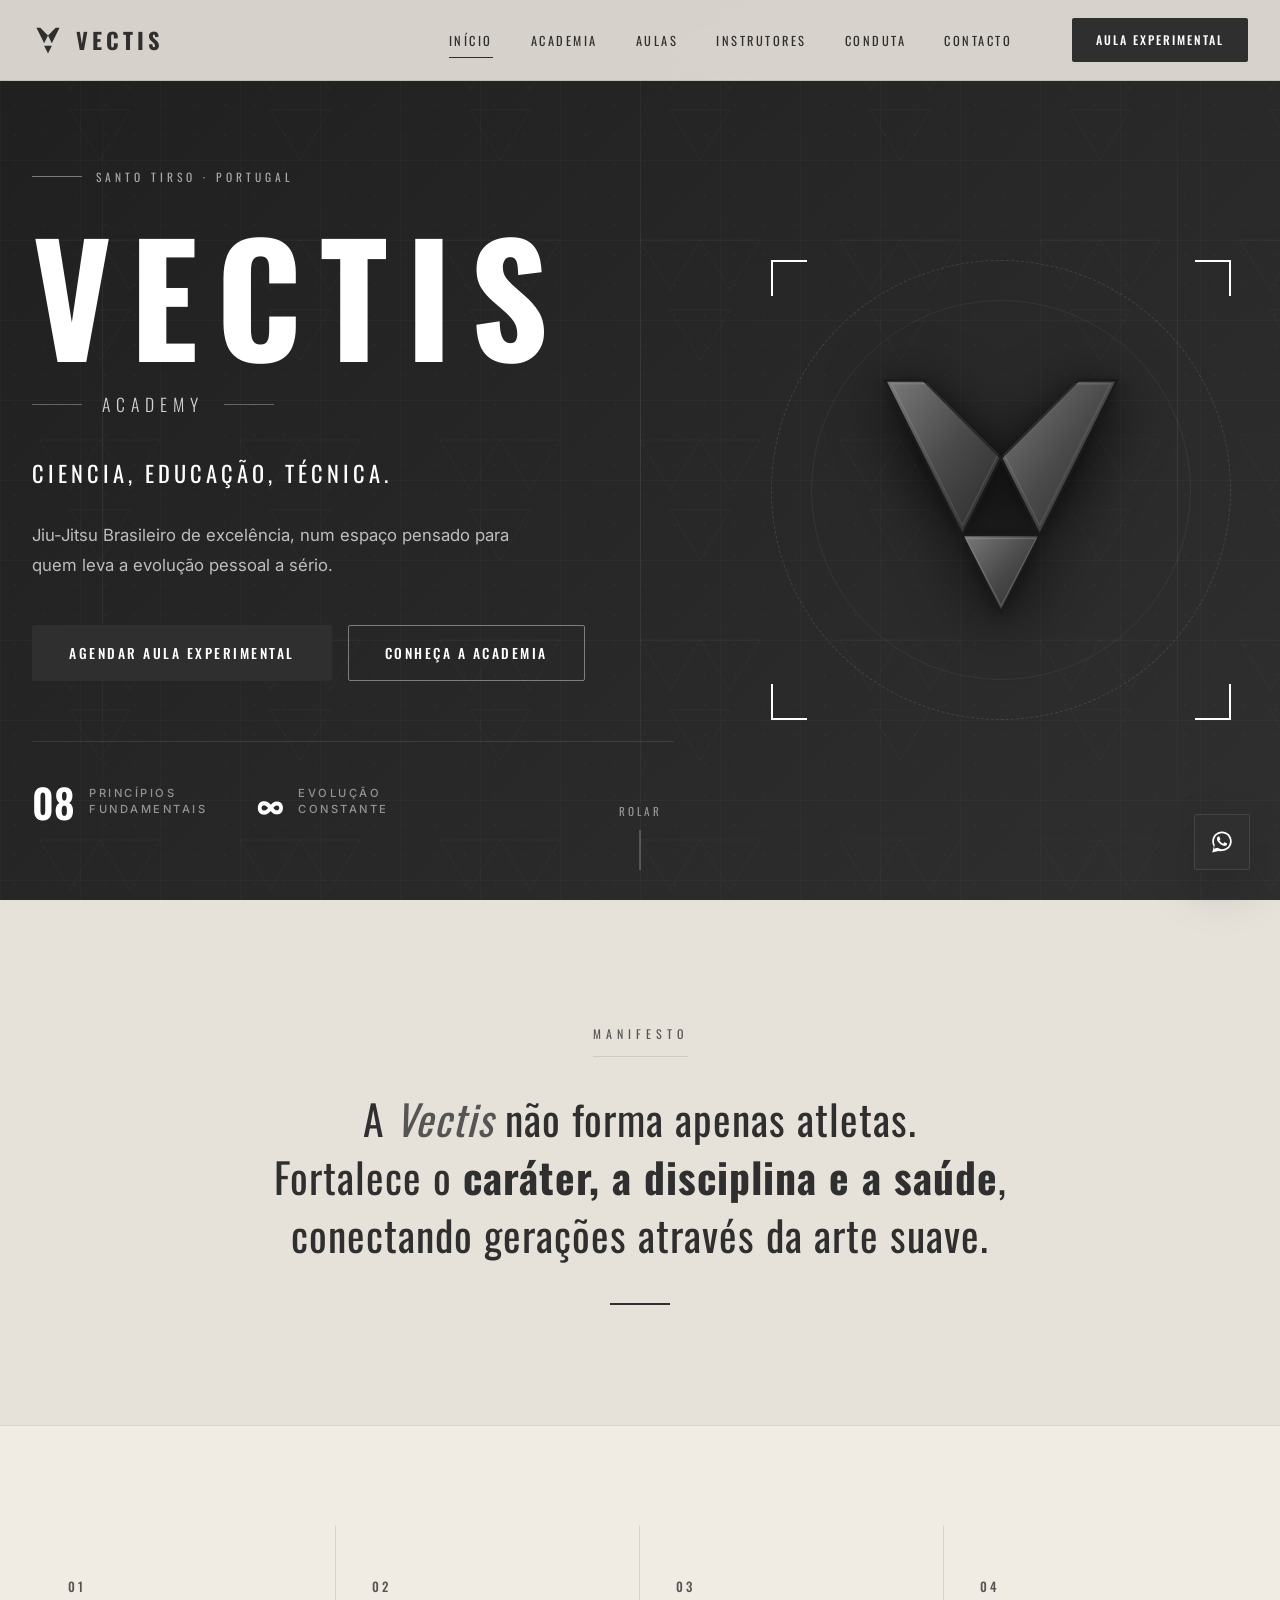
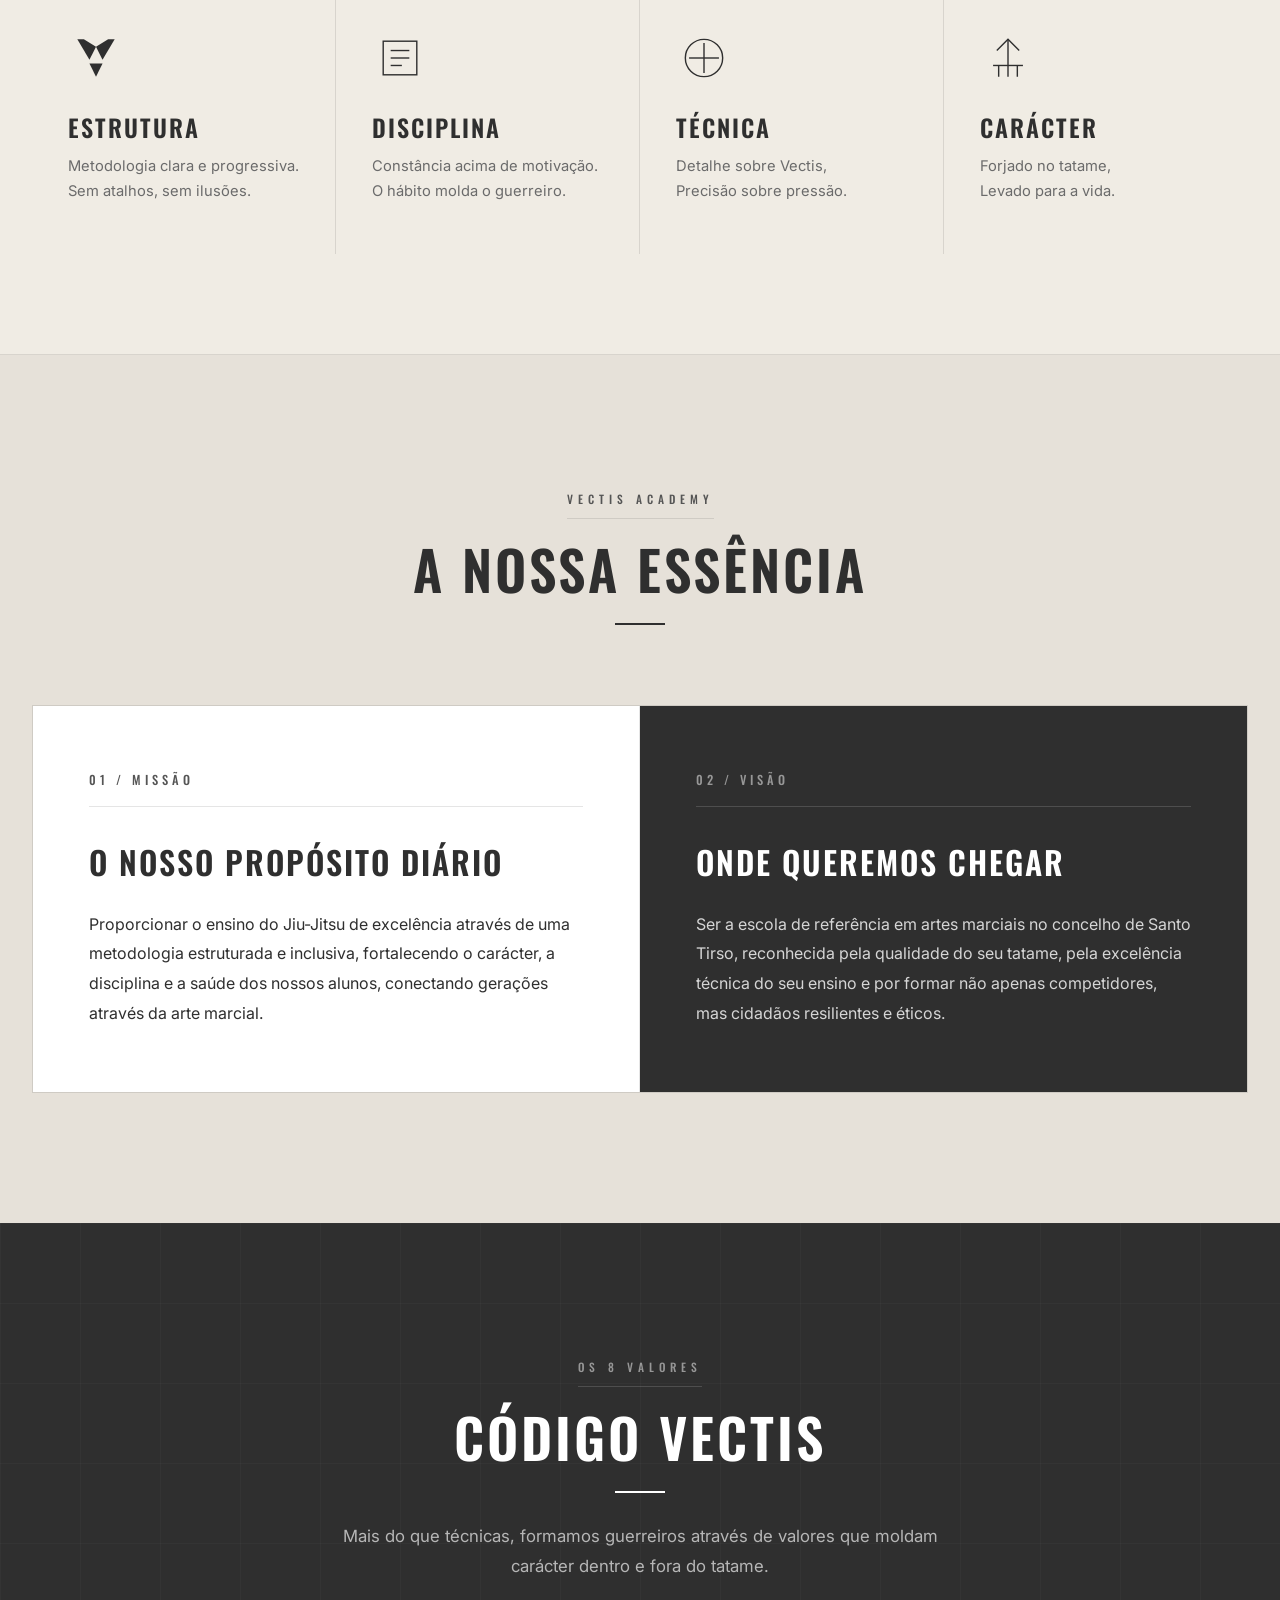
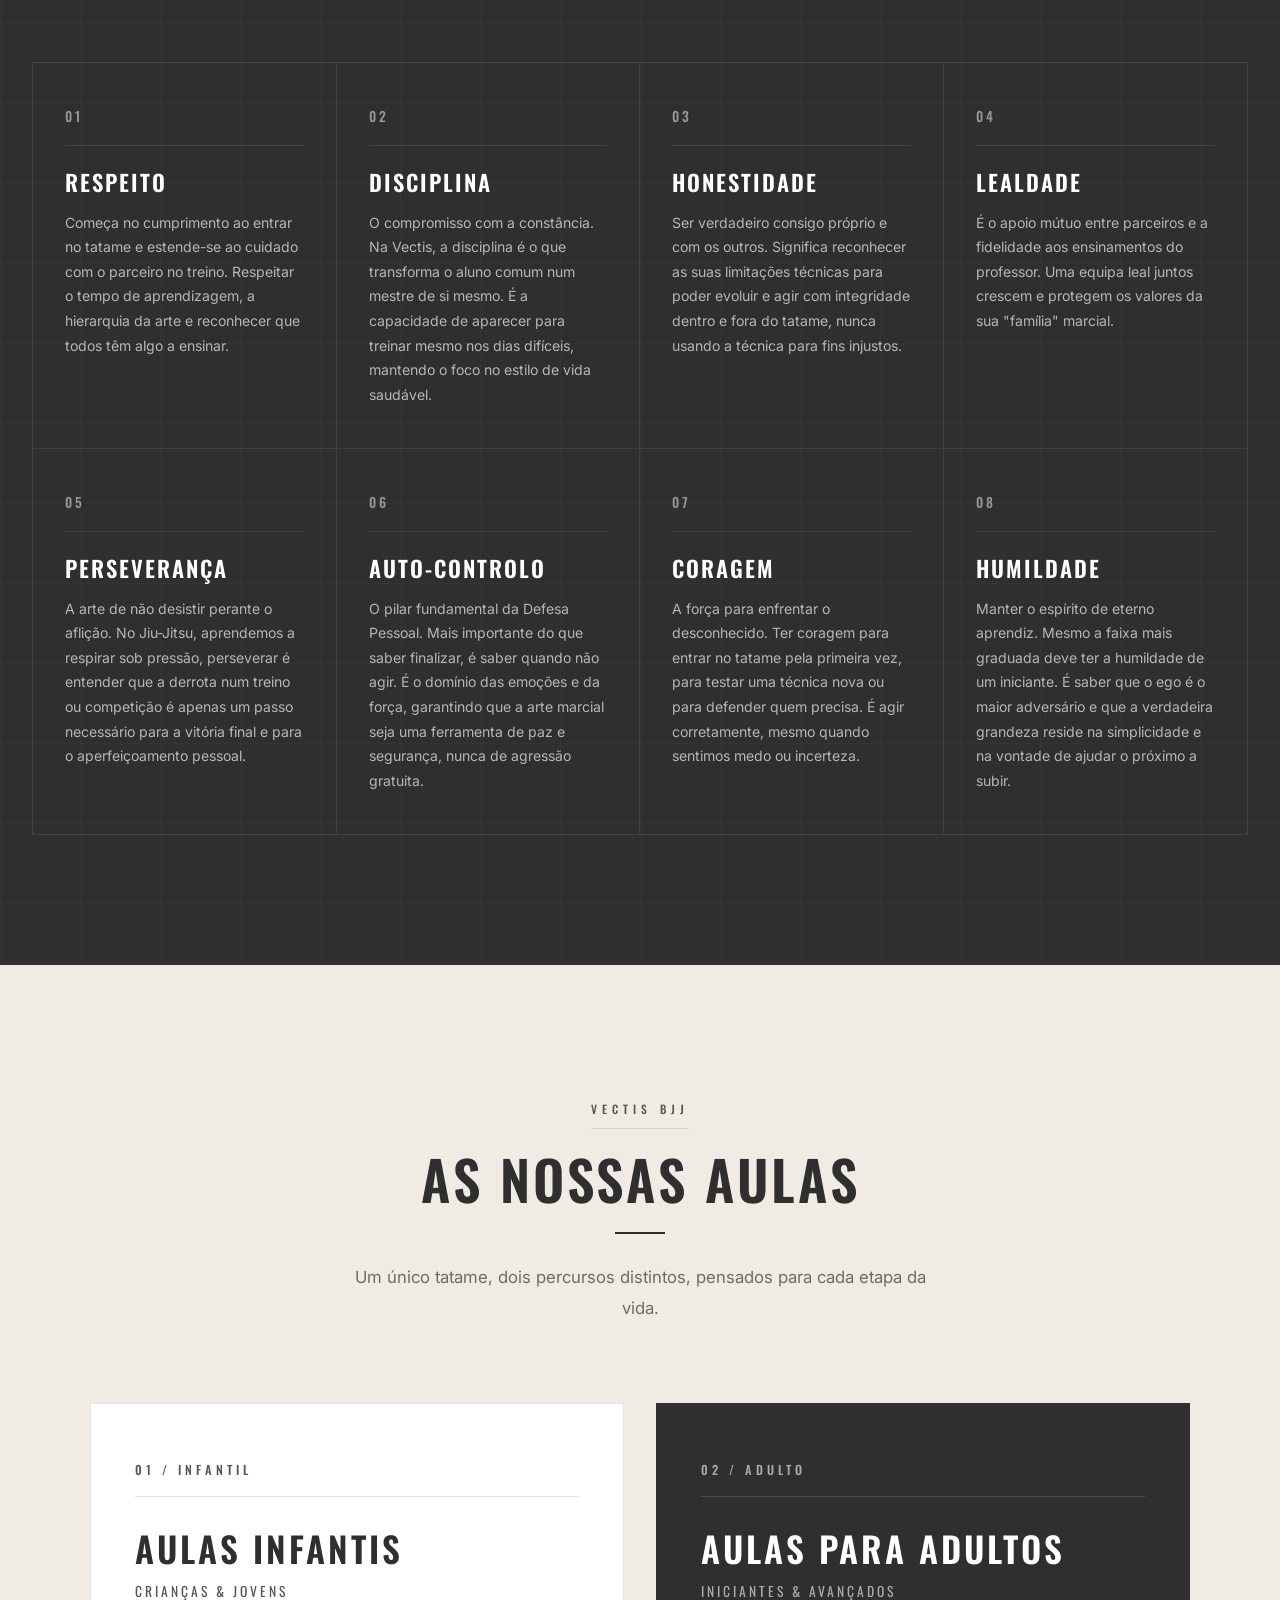
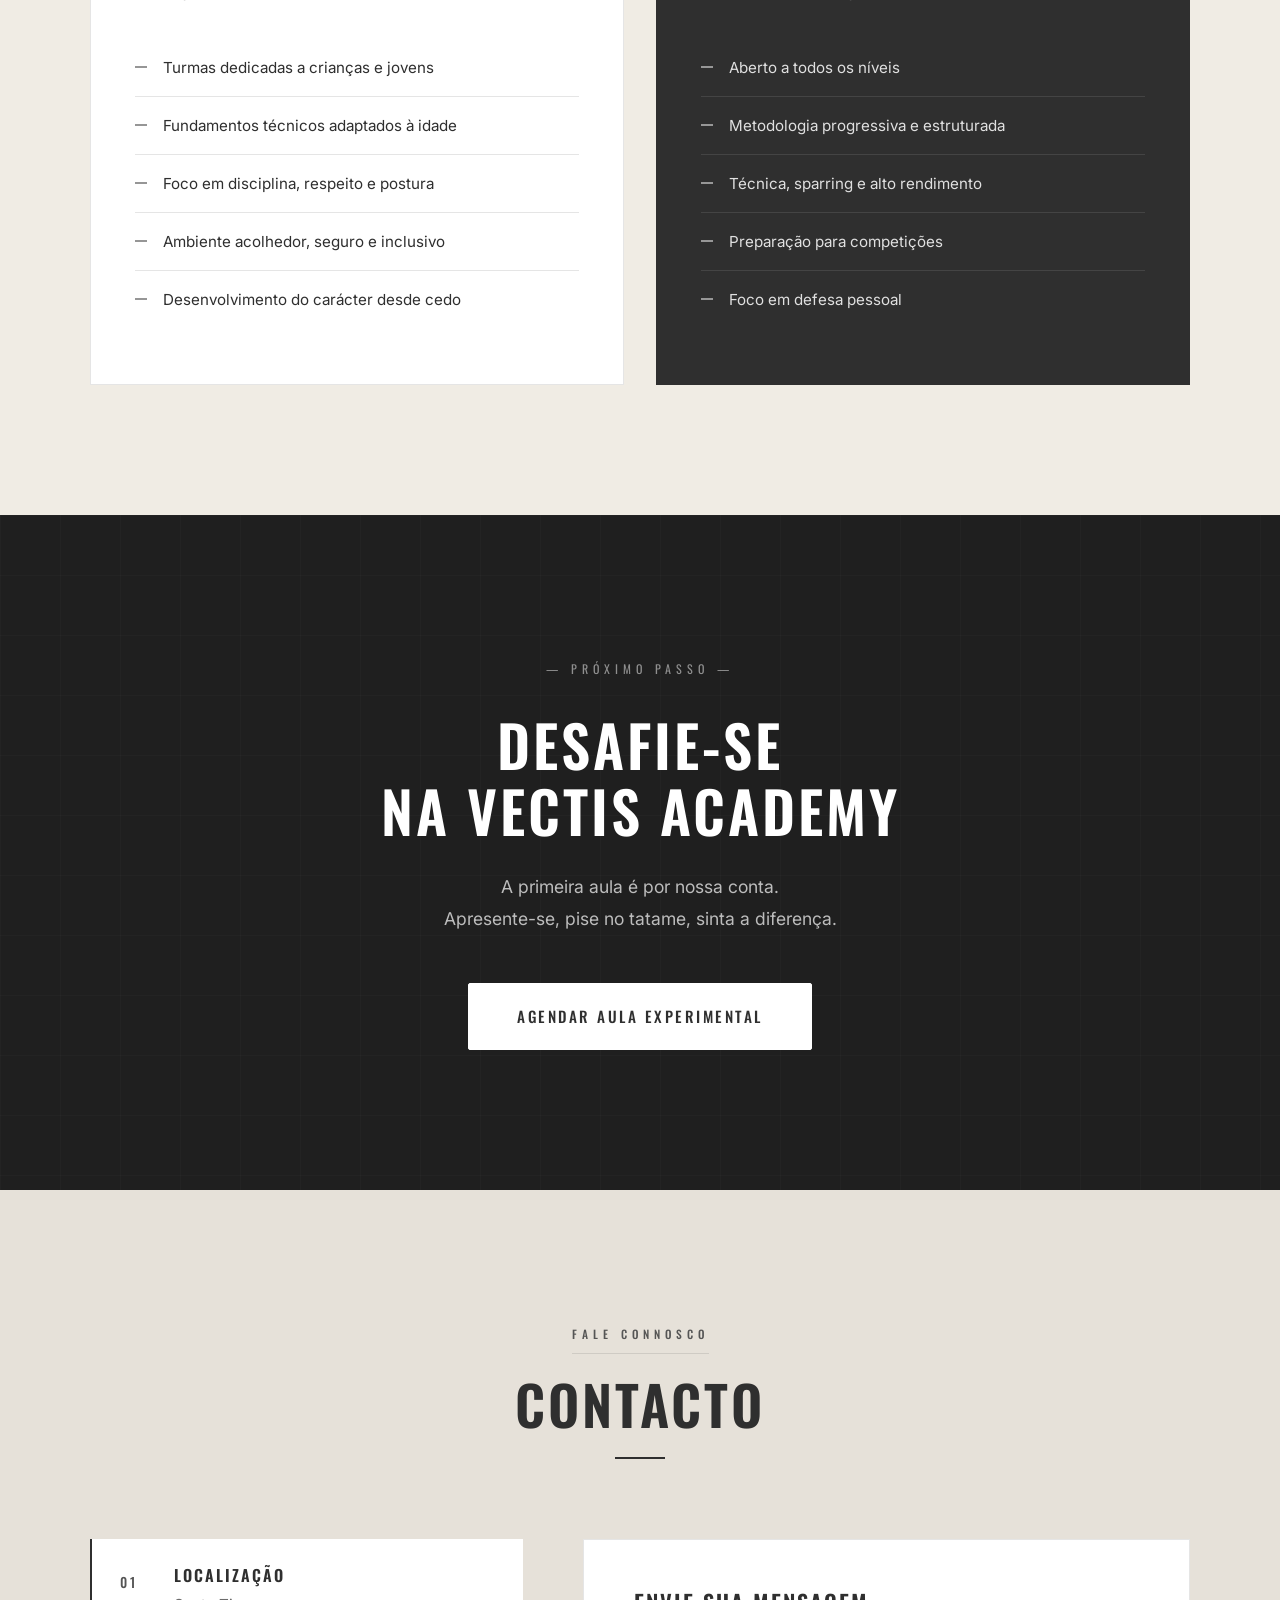
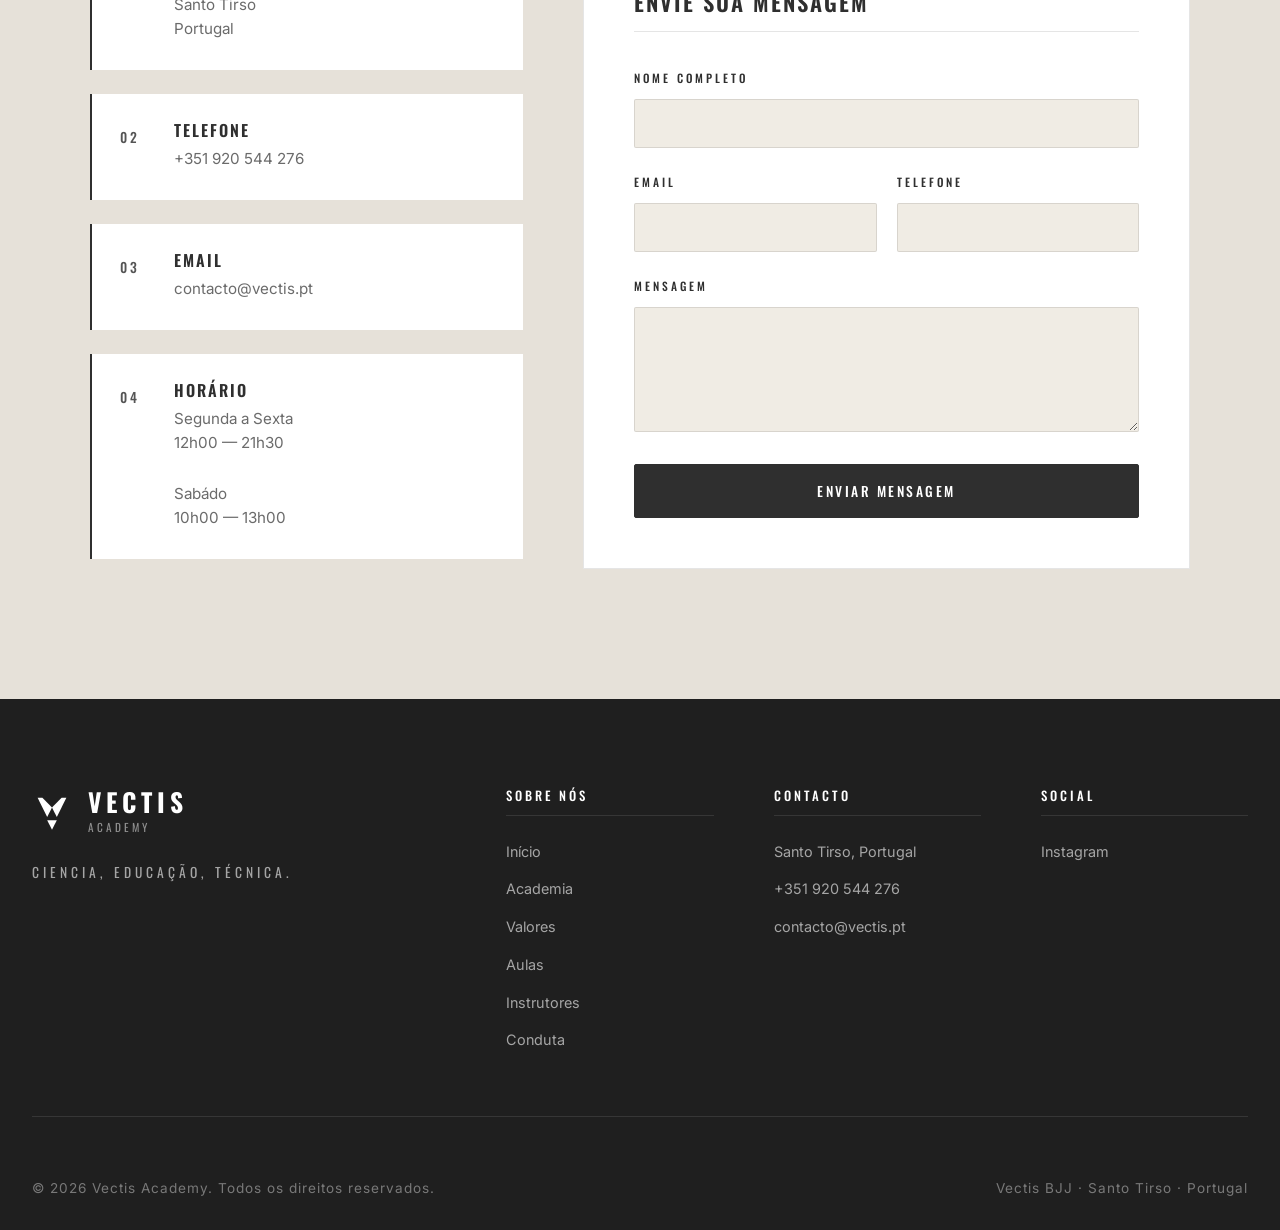
<file: index.html>
<!DOCTYPE html>
<html lang="pt-PT">

<head>
    <meta charset="UTF-8">
    <meta name="viewport" content="width=device-width, initial-scale=1.0">
    <title>VECTIS Academy — Disciplina, Técnica, Caráter.</title>
    <meta name="description" content="VECTIS Academy — Jiu-Jitsu Brasileiro de excelência em Santo Tirso, Portugal.">
    <link rel="preconnect" href="https://fonts.googleapis.com">
    <link rel="preconnect" href="https://fonts.gstatic.com" crossorigin>
    <link
        href="https://fonts.googleapis.com/css2?family=Oswald:wght@300;400;500;600;700&family=Inter:wght@300;400;500;600;700&display=swap"
        rel="stylesheet">
    <link rel="icon" type="image/svg+xml" href="assets/favicon.svg">
    <link rel="stylesheet" href="styles.css">
</head>

<body>
    <!-- ========== HEADER ========== -->
    <header class="header" id="header">
        <nav class="nav container">
            <a href="#inicio" class="nav__logo">
                <span class="nav__logo-mark">
                    <svg viewBox="0 0 100 100" fill="none" xmlns="http://www.w3.org/2000/svg">
                        <path d="M50 92 L62 68 L38 68 Z" fill="currentColor" />
                        <path d="M14 12 L38 60 L50 36 L26 12 Z" fill="currentColor" />
                        <path d="M86 12 L62 60 L50 36 L74 12 Z" fill="currentColor" />
                    </svg>
                </span>
                <span class="nav__logo-text">VECTIS</span>
            </a>
            <ul class="nav__menu" id="nav-menu">
                <li><a href="#inicio" class="nav__link active">Início</a></li>
                <li><a href="#sobre" class="nav__link">Academia</a></li>
                <li><a href="#aulas" class="nav__link">Aulas</a></li>
                <li><a href="instrutores.html" class="nav__link">Instrutores</a></li>
                <li><a href="conduta.html" class="nav__link">Conduta</a></li>
                <li><a href="#contato" class="nav__link">Contacto</a></li>
            </ul>
            <a href="#contato" class="nav__cta">Aula Experimental</a>
            <div class="nav__toggle" id="nav-toggle">
                <span></span>
                <span></span>
                <span></span>
            </div>
        </nav>
    </header>

    <!-- ========== HERO ========== -->
    <section class="hero" id="inicio">
        <div class="hero__bg"></div>
        <div class="hero__grid-pattern"></div>
        <div class="hero__lines">
            <span class="hero__line"></span>
            <span class="hero__line"></span>
            <span class="hero__line"></span>
        </div>

        <div class="container hero__container">
            <div class="hero__content">
                <div class="hero__badge">
                    <span class="hero__badge-line"></span>
                    <span>Santo Tirso · Portugal</span>
                </div>
                <h1 class="hero__title">VECTIS</h1>
                <div class="hero__subtitle-row">
                    <span class="hero__subtitle-line"></span>
                    <span class="hero__subtitle">Academy</span>
                    <span class="hero__subtitle-line"></span>
                </div>
                <p class="hero__tagline">Ciencia, Educação, Técnica.</p>
                <p class="hero__description">
                    Jiu-Jitsu Brasileiro de excelência, num espaço pensado para quem leva
                    a evolução pessoal a sério.
                </p>
                <div class="hero__buttons">
                    <a href="#contato" class="btn btn--primary">Agendar Aula Experimental</a>
                    <a href="#sobre" class="btn btn--secondary">Conheça a Academia</a>
                </div>
                <div class="hero__stats">
                    <div class="hero__stat">
                        <span class="hero__stat-num">08</span>
                        <span class="hero__stat-label">Princípios<br>Fundamentais</span>
                    </div>
                    <div class="hero__stat">
                        <span class="hero__stat-num">∞</span>
                        <span class="hero__stat-label">Evolução<br>Constante</span>
                    </div>
                </div>
            </div>

            <!-- Emblema animado com a logo VECTIS real (formato V) -->
            <div class="hero__emblem">
                <div class="emblem">
                    <div class="emblem__ring emblem__ring--outer"></div>
                    <div class="emblem__ring emblem__ring--middle"></div>

                    <div class="emblem__logo">
                        <svg viewBox="0 0 200 200" xmlns="http://www.w3.org/2000/svg">
                            <defs>
                                <linearGradient id="metalGrad" x1="0%" y1="0%" x2="100%" y2="100%">
                                    <stop offset="0%" stop-color="#7a7a7a" />
                                    <stop offset="50%" stop-color="#4a4a4a" />
                                    <stop offset="100%" stop-color="#2a2a2a" />
                                </linearGradient>
                            </defs>

                            <!-- Triângulo inferior (ponta do V) -->
                            <path d="M100 176 L124 128 L76 128 Z" fill="url(#metalGrad)" stroke="#1a1a1a"
                                stroke-width="1.5" stroke-linejoin="miter"
                                class="emblem__triangle emblem__triangle--bottom" />

                            <!-- Triângulo superior esquerdo -->
                            <path d="M28 32 L76 128 L100 80 L52 32 Z" fill="url(#metalGrad)" stroke="#1a1a1a"
                                stroke-width="1.5" stroke-linejoin="miter"
                                class="emblem__triangle emblem__triangle--left" />

                            <!-- Triângulo superior direito -->
                            <path d="M172 32 L124 128 L100 80 L148 32 Z" fill="url(#metalGrad)" stroke="#1a1a1a"
                                stroke-width="1.5" stroke-linejoin="miter"
                                class="emblem__triangle emblem__triangle--right" />

                            <!-- Highlights metálicos -->
                            <path d="M100 172 L122 130 L78 130 Z" fill="none" stroke="rgba(255,255,255,0.15)"
                                stroke-width="0.8" />
                            <path d="M32 34 L76 122 L98 78 L54 34 Z" fill="none" stroke="rgba(255,255,255,0.1)"
                                stroke-width="0.8" />
                            <path d="M168 34 L124 122 L102 78 L146 34 Z" fill="none" stroke="rgba(255,255,255,0.1)"
                                stroke-width="0.8" />
                        </svg>
                    </div>

                    <div class="emblem__corner emblem__corner--tl"></div>
                    <div class="emblem__corner emblem__corner--tr"></div>
                    <div class="emblem__corner emblem__corner--bl"></div>
                    <div class="emblem__corner emblem__corner--br"></div>
                </div>
            </div>
        </div>

        <div class="hero__scroll">
            <span>Rolar</span>
            <div class="hero__scroll-line"></div>
        </div>
    </section>

    <!-- ========== MANIFESTO ========== -->
    <section class="manifesto">
        <div class="container">
            <div class="manifesto__content">
                <span class="manifesto__label">Manifesto</span>
                <h2 class="manifesto__text">
                    A <em>Vectis</em> não forma apenas atletas.<br>
                    Fortalece o <strong>caráter, a disciplina e a saúde</strong>,<br>
                    conectando gerações através da arte suave.
                </h2>
                <div class="manifesto__divider"></div>
            </div>
        </div>
    </section>

    <!-- ========== PILARES ========== -->
    <section class="pillars">
        <div class="container">
            <div class="pillars__grid">
                <div class="pillar">
                    <div class="pillar__num">01</div>
                    <div class="pillar__icon">
                        <svg viewBox="0 0 60 60" fill="none">
                            <path d="M30 50 L37 36 L23 36 Z" fill="currentColor" />
                            <path d="M10 10 L23 32 L30 18 L17 10 Z" fill="currentColor" />
                            <path d="M50 10 L37 32 L30 18 L43 10 Z" fill="currentColor" />
                        </svg>
                    </div>
                    <h3 class="pillar__title">Estrutura</h3>
                    <p class="pillar__text">Metodologia clara e progressiva. Sem atalhos, sem ilusões.</p>
                </div>
                <div class="pillar">
                    <div class="pillar__num">02</div>
                    <div class="pillar__icon">
                        <svg viewBox="0 0 60 60" fill="none">
                            <rect x="12" y="12" width="36" height="36" stroke="currentColor" stroke-width="1.5" />
                            <line x1="20" y1="22" x2="40" y2="22" stroke="currentColor" stroke-width="1.5" />
                            <line x1="20" y1="30" x2="40" y2="30" stroke="currentColor" stroke-width="1.5" />
                            <line x1="20" y1="38" x2="32" y2="38" stroke="currentColor" stroke-width="1.5" />
                        </svg>
                    </div>
                    <h3 class="pillar__title">Disciplina</h3>
                    <p class="pillar__text">Constância acima de motivação. O hábito molda o guerreiro.</p>
                </div>
                <div class="pillar">
                    <div class="pillar__num">03</div>
                    <div class="pillar__icon">
                        <svg viewBox="0 0 60 60" fill="none">
                            <circle cx="30" cy="30" r="20" stroke="currentColor" stroke-width="1.5" />
                            <line x1="30" y1="14" x2="30" y2="46" stroke="currentColor" stroke-width="1.5" />
                            <line x1="14" y1="30" x2="46" y2="30" stroke="currentColor" stroke-width="1.5" />
                        </svg>
                    </div>
                    <h3 class="pillar__title">Técnica</h3>
                    <p class="pillar__text">Detalhe sobre Vectis,<br> Precisão sobre pressão.</p>
                </div>
                <div class="pillar">
                    <div class="pillar__num">04</div>
                    <div class="pillar__icon">
                        <svg viewBox="0 0 60 60" fill="none">
                            <path d="M30 10 L30 50" stroke="currentColor" stroke-width="1.5" />
                            <path d="M18 22 L30 10 L42 22" stroke="currentColor" stroke-width="1.5" />
                            <path d="M14 38 L46 38" stroke="currentColor" stroke-width="1.5" />
                            <path d="M20 38 L20 50 M40 38 L40 50" stroke="currentColor" stroke-width="1.5" />
                        </svg>
                    </div>
                    <h3 class="pillar__title">Carácter</h3>
                    <p class="pillar__text">Forjado no tatame,<br> Levado para a vida.</p>
                </div>
            </div>
        </div>
    </section>

    <!-- ========== SOBRE ========== -->
    <section class="about" id="sobre">
        <div class="container">
            <div class="section__header">
                <span class="section__tag">Vectis Academy</span>
                <h2 class="section__title">A Nossa Essência</h2>
                <div class="section__divider"></div>
            </div>

            <div class="about__grid">
                <div class="about__card">
                    <div class="about__num">01 / Missão</div>
                    <h3 class="about__title">O nosso propósito diário</h3>
                    <p class="about__text">
                        Proporcionar o ensino do Jiu-Jitsu de excelência através de uma metodologia estruturada e
                        inclusiva, fortalecendo o carácter, a disciplina e a saúde dos nossos alunos, conectando
                        gerações através da arte marcial.
                    </p>
                </div>
                <div class="about__card about__card--dark">
                    <div class="about__num">02 / Visão</div>
                    <h3 class="about__title">Onde queremos chegar</h3>
                    <p class="about__text">
                        Ser a escola de referência em artes marciais no concelho de Santo Tirso, reconhecida pela
                        qualidade do seu tatame, pela excelência técnica do seu ensino e por formar
                        não apenas competidores, mas cidadãos resilientes e éticos.
                    </p>
                </div>
            </div>
        </div>
    </section>

    <!-- ========== PRINCÍPIOS ========== -->
    <section class="values" id="valores">
        <div class="container">
            <div class="section__header section__header--light">
                <span class="section__tag">Os 8 Valores</span>
                <h2 class="section__title">Código Vectis</h2>
                <div class="section__divider"></div>
                <p class="section__description">
                    Mais do que técnicas, formamos guerreiros através de valores que moldam carácter dentro e fora do
                    tatame.
                </p>
            </div>

            <div class="values__grid">
                <article class="value-card">
                    <div class="value-card__head"><span class="value-card__num">01</span></div>
                    <h3 class="value-card__title">Respeito</h3>
                    <p class="value-card__text">Começa no cumprimento ao entrar no tatame e
                        estende-se ao cuidado com o parceiro no treino. Respeitar o tempo de aprendizagem, a
                        hierarquia da arte e reconhecer que todos têm algo a ensinar.</p>
                </article>

                <article class="value-card">
                    <div class="value-card__head"><span class="value-card__num">02</span></div>
                    <h3 class="value-card__title">Disciplina</h3>
                    <p class="value-card__text">O compromisso com a constância. Na Vectis, a disciplina é o que
                        transforma o aluno comum num mestre de si mesmo. É a capacidade de aparecer para treinar mesmo
                        nos dias difíceis, mantendo o foco no estilo de vida saudável.</p>
                </article>

                <article class="value-card">
                    <div class="value-card__head"><span class="value-card__num">03</span></div>
                    <h3 class="value-card__title">Honestidade</h3>
                    <p class="value-card__text">Ser verdadeiro consigo próprio e com os outros. Significa reconhecer as
                        suas limitações técnicas para poder evoluir e agir com integridade dentro e fora do tatame,
                        nunca usando a técnica para fins injustos.</p>
                </article>

                <article class="value-card">
                    <div class="value-card__head"><span class="value-card__num">04</span></div>
                    <h3 class="value-card__title">Lealdade</h3>
                    <p class="value-card__text"> É o apoio mútuo entre parceiros e a
                        fidelidade aos ensinamentos do professor. Uma equipa leal juntos crescem e protegem os valores
                        da sua "família" marcial.</p>
                </article>

                <article class="value-card">
                    <div class="value-card__head"><span class="value-card__num">05</span></div>
                    <h3 class="value-card__title">Perseverança</h3>
                    <p class="value-card__text">A arte de não desistir perante o aflição. No Jiu-Jitsu, aprendemos a
                        respirar sob pressão, perseverar é entender que a derrota num treino ou competição é apenas um
                        passo necessário para a vitória final e para o aperfeiçoamento pessoal.</p>
                </article>

                <article class="value-card">
                    <div class="value-card__head"><span class="value-card__num">06</span></div>
                    <h3 class="value-card__title">Auto-controlo</h3>
                    <p class="value-card__text">O pilar fundamental da Defesa Pessoal. Mais importante do que saber
                        finalizar, é saber quando não agir. É o domínio das emoções e da força, garantindo que a arte
                        marcial seja uma ferramenta de paz e segurança, nunca de agressão gratuita.</p>
                </article>

                <article class="value-card">
                    <div class="value-card__head"><span class="value-card__num">07</span></div>
                    <h3 class="value-card__title">Coragem</h3>
                    <p class="value-card__text">A força para enfrentar o desconhecido. Ter coragem para entrar no tatame
                        pela primeira vez, para testar uma técnica nova ou para defender quem precisa. É agir
                        corretamente, mesmo quando sentimos medo ou incerteza.</p>
                </article>

                <article class="value-card">
                    <div class="value-card__head"><span class="value-card__num">08</span></div>
                    <h3 class="value-card__title">Humildade</h3>
                    <p class="value-card__text">Manter o espírito de eterno aprendiz. Mesmo a faixa mais graduada
                        deve ter a humildade de um iniciante. É saber que o ego é o maior adversário e que a verdadeira
                        grandeza reside na simplicidade e na vontade de ajudar o próximo a subir.</p>
                </article>
            </div>
        </div>
    </section>

    <!-- ========== AULAS ========== -->
    <section class="mats" id="aulas">
        <div class="container">
            <div class="section__header">
                <span class="section__tag">Vectis BJJ</span>
                <h2 class="section__title">As Nossas Aulas</h2>
                <div class="section__divider"></div>
                <p class="section__description">
                    Um único tatame, dois percursos distintos, pensados para cada etapa da vida.
                </p>
            </div>

            <div class="mats__grid">
                <div class="mat-card">
                    <div class="mat-card__label">01 / Infantil</div>
                    <h3 class="mat-card__title">Aulas Infantis</h3>
                    <p class="mat-card__subtitle">Crianças &amp; Jovens</p>
                    <ul class="mat-card__list">
                        <li>Turmas dedicadas a crianças e jovens</li>
                        <li>Fundamentos técnicos adaptados à idade</li>
                        <li>Foco em disciplina, respeito e postura</li>
                        <li>Ambiente acolhedor, seguro e inclusivo</li>
                        <li>Desenvolvimento do carácter desde cedo</li>
                    </ul>
                </div>
                <div class="mat-card mat-card--elite">
                    <div class="mat-card__label">02 / Adulto</div>
                    <h3 class="mat-card__title">Aulas para Adultos</h3>
                    <p class="mat-card__subtitle">Iniciantes &amp; Avançados</p>
                    <ul class="mat-card__list">
                        <li>Aberto a todos os níveis</li>
                        <li>Metodologia progressiva e estruturada</li>
                        <li>Técnica, sparring e alto rendimento</li>
                        <li>Preparação para competições</li>
                        <li>Foco em defesa pessoal</li>
                    </ul>
                </div>
            </div>
        </div>
    </section>

    <!-- ========== CTA ========== -->
    <section class="cta">
        <div class="container">
            <div class="cta__content">
                <span class="cta__label">— Próximo Passo —</span>
                <h2 class="cta__title">Desafie-se<br>na Vectis Academy</h2>
                <p class="cta__text">
                    A primeira aula é por nossa conta.<br> Apresente-se, pise no tatame, sinta a diferença.
                </p>
                <a href="#contato" class="btn btn--primary btn--large">Agendar Aula Experimental</a>
            </div>
        </div>
    </section>

    <!-- ========== CONTATO ========== -->
    <section class="contact" id="contato">
        <div class="container">
            <div class="section__header">
                <span class="section__tag">Fale Connosco</span>
                <h2 class="section__title">Contacto</h2>
                <div class="section__divider"></div>
            </div>

            <div class="contact__grid">
                <div class="contact__info">
                    <div class="contact__item">
                        <div class="contact__item-num">01</div>
                        <div>
                            <h4>Localização</h4>
                            <p>Santo Tirso<br>Portugal</p>
                        </div>
                    </div>
                    <div class="contact__item">
                        <div class="contact__item-num">02</div>
                        <div>
                            <h4>Telefone</h4>
                            <p>+351 920 544 276</p>
                        </div>
                    </div>
                    <div class="contact__item">
                        <div class="contact__item-num">03</div>
                        <div>
                            <h4>Email</h4>
                            <p>contacto@vectis.pt</p>
                        </div>
                    </div>
                    <div class="contact__item">
                        <div class="contact__item-num">04</div>
                        <div>
                            <h4>Horário</h4>
                            <p>Segunda a Sexta<br>12h00 — 21h30</p>
                            <br>
                            <p>Sabádo<br>10h00 — 13h00</p>
                        </div>
                    </div>
                </div>

                <form class="contact__form" id="contactForm">
                    <h3 class="contact__form-title">Envie sua mensagem</h3>
                    <div class="form__group">
                        <label for="name">Nome Completo</label>
                        <input type="text" id="name" name="name" required>
                    </div>
                    <div class="form__row">
                        <div class="form__group">
                            <label for="email">Email</label>
                            <input type="email" id="email" name="email" required>
                        </div>
                        <div class="form__group">
                            <label for="phone">Telefone</label>
                            <input type="tel" id="phone" name="phone">
                        </div>
                    </div>
                    <div class="form__group">
                        <label for="message">Mensagem</label>
                        <textarea id="message" name="message" rows="5" required></textarea>
                    </div>
                    <button type="submit" class="btn btn--primary btn--block">Enviar Mensagem</button>
                </form>
            </div>
        </div>
    </section>

    <!-- ========== FOOTER ========== -->
    <footer class="footer">
        <div class="container">
            <div class="footer__top">
                <div class="footer__brand">
                    <div class="footer__logo">
                        <svg viewBox="0 0 100 100" fill="none" xmlns="http://www.w3.org/2000/svg">
                            <path d="M50 92 L62 68 L38 68 Z" fill="currentColor" />
                            <path d="M14 12 L38 60 L50 36 L26 12 Z" fill="currentColor" />
                            <path d="M86 12 L62 60 L50 36 L74 12 Z" fill="currentColor" />
                        </svg>
                        <div>
                            <span class="footer__logo-text">VECTIS</span>
                            <span class="footer__logo-sub">Academy</span>
                        </div>
                    </div>
                    <p class="footer__tagline">Ciencia, Educação, Técnica.</p>
                </div>
                <div class="footer__col">
                    <h4>Sobre nós</h4>
                    <ul>
                        <li><a href="#inicio">Início</a></li>
                        <li><a href="#sobre">Academia</a></li>
                        <li><a href="#valores">Valores</a></li>
                        <li><a href="#aulas">Aulas</a></li>
                        <li><a href="instrutores.html">Instrutores</a></li>
                        <li><a href="conduta.html">Conduta</a></li>
                    </ul>
                </div>
                <div class="footer__col">
                    <h4>Contacto</h4>
                    <ul>
                        <li>Santo Tirso, Portugal</li>
                        <li>+351 920 544 276</li>
                        <li>contacto@vectis.pt</li>
                    </ul>
                </div>
                <div class="footer__col">
                    <h4>Social</h4>
                    <ul>
                        <li><a href="https://www.instagram.com/vectis.bjj/">Instagram</a></li>
                    </ul>
                </div>
            </div>
            <div class="footer__bottom">
                <p>&copy; 2026 Vectis Academy. Todos os direitos reservados.</p>
                <p>Vectis BJJ · Santo Tirso · Portugal</p>
            </div>
        </div>
    </footer>

    <!-- WhatsApp Float Button -->
    <a href="https://wa.me/351920544276" target="_blank" class="whatsapp-float" aria-label="WhatsApp">
        <svg viewBox="0 0 32 32" fill="currentColor">
            <path
                d="M16.001 3C9.373 3 4 8.373 4 15c0 2.382.69 4.6 1.876 6.477L4 29l7.692-1.84A11.94 11.94 0 0016 27c6.627 0 12-5.373 12-12S22.628 3 16.001 3zm0 21.818c-1.85 0-3.582-.518-5.057-1.41l-.362-.215-4.564 1.092 1.114-4.448-.236-.376A9.778 9.778 0 016.182 15c0-5.418 4.4-9.818 9.818-9.818 5.42 0 9.819 4.4 9.819 9.818 0 5.42-4.4 9.818-9.819 9.818zm5.604-7.36c-.307-.154-1.815-.895-2.096-.998-.281-.103-.486-.154-.69.154-.205.307-.793.998-.972 1.203-.179.205-.358.231-.665.077-.307-.154-1.295-.477-2.466-1.521-.911-.812-1.527-1.815-1.706-2.122-.179-.307-.019-.473.135-.626.139-.138.307-.358.461-.537.154-.179.205-.307.307-.512.103-.205.051-.384-.026-.538-.077-.154-.69-1.665-.946-2.28-.249-.598-.502-.517-.69-.527l-.589-.011a1.13 1.13 0 00-.819.384c-.282.307-1.075 1.05-1.075 2.561s1.1 2.971 1.254 3.176c.154.205 2.165 3.305 5.244 4.633.733.317 1.305.506 1.751.647.736.234 1.405.201 1.934.122.59-.088 1.815-.741 2.071-1.457.256-.716.256-1.33.179-1.457-.077-.128-.281-.205-.589-.358z" />
        </svg>
    </a>

    <script src="script.js"></script>
</body>

</html>
</file>
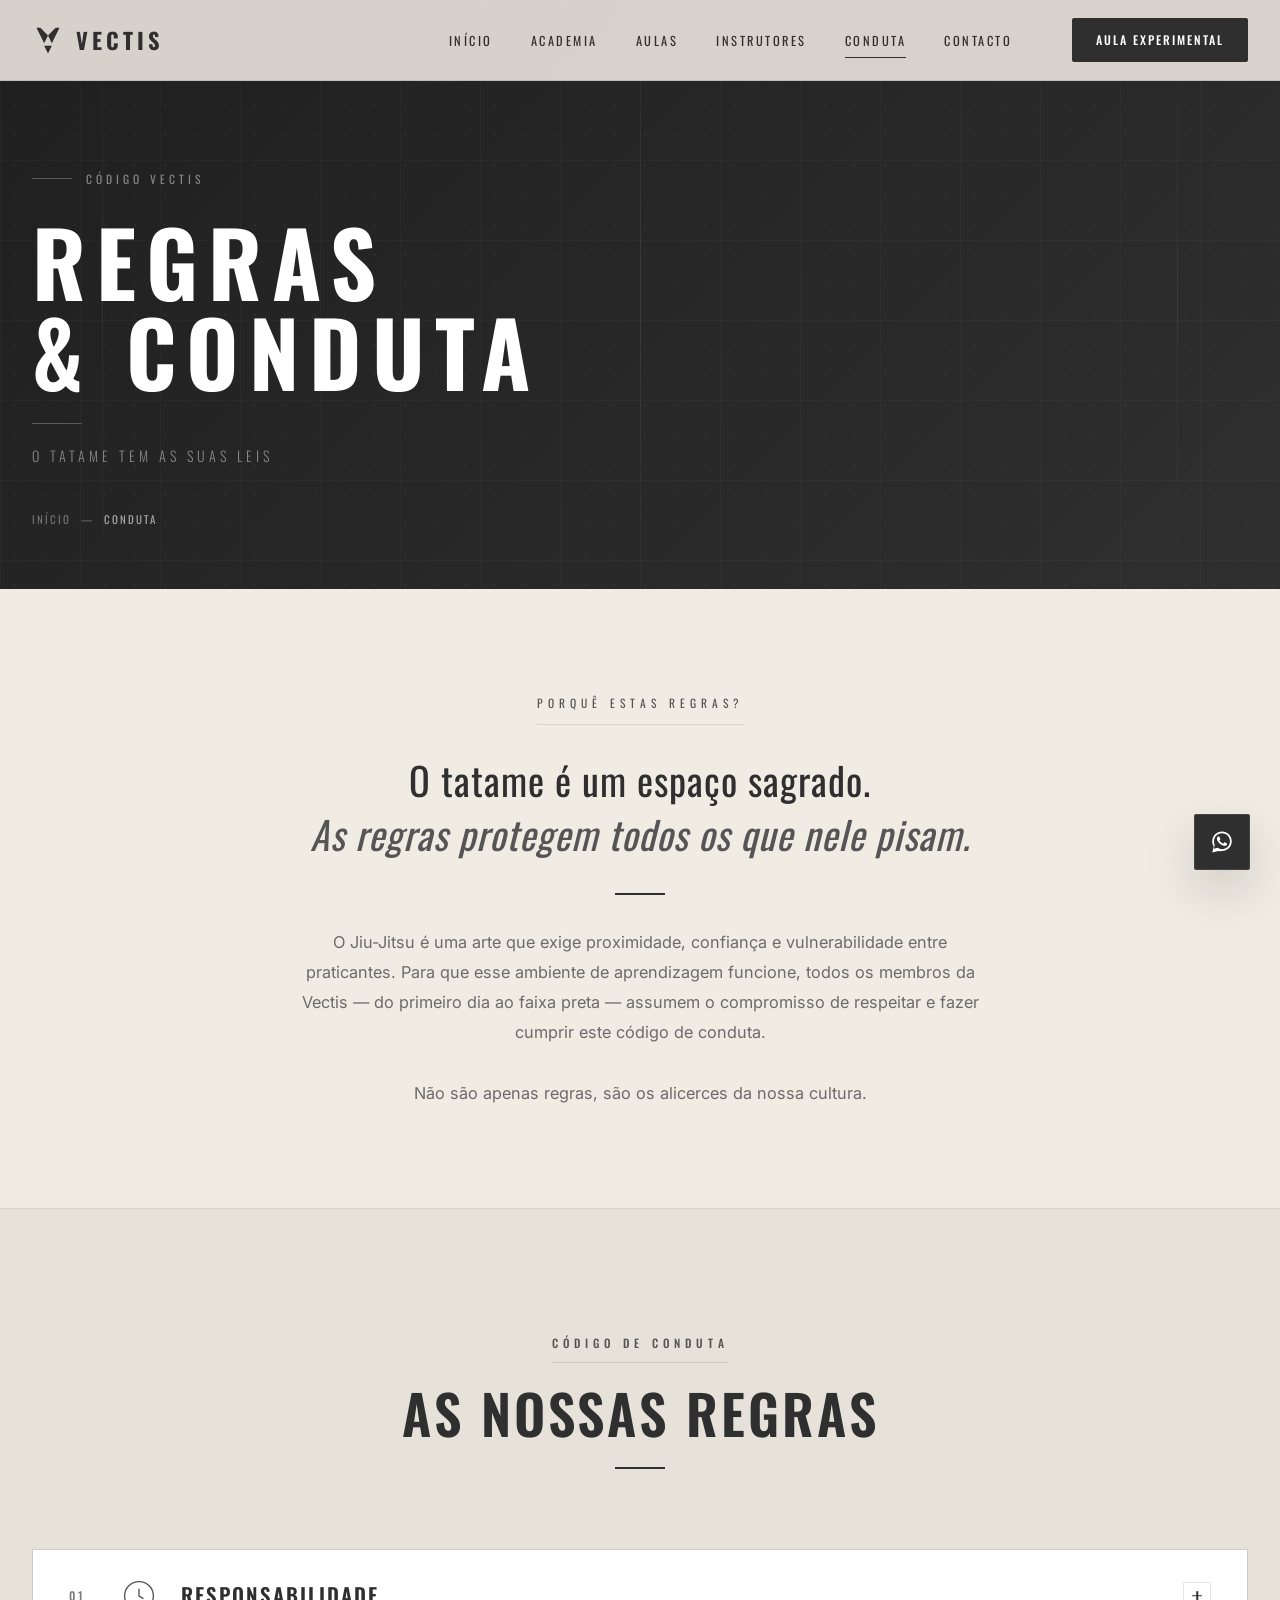
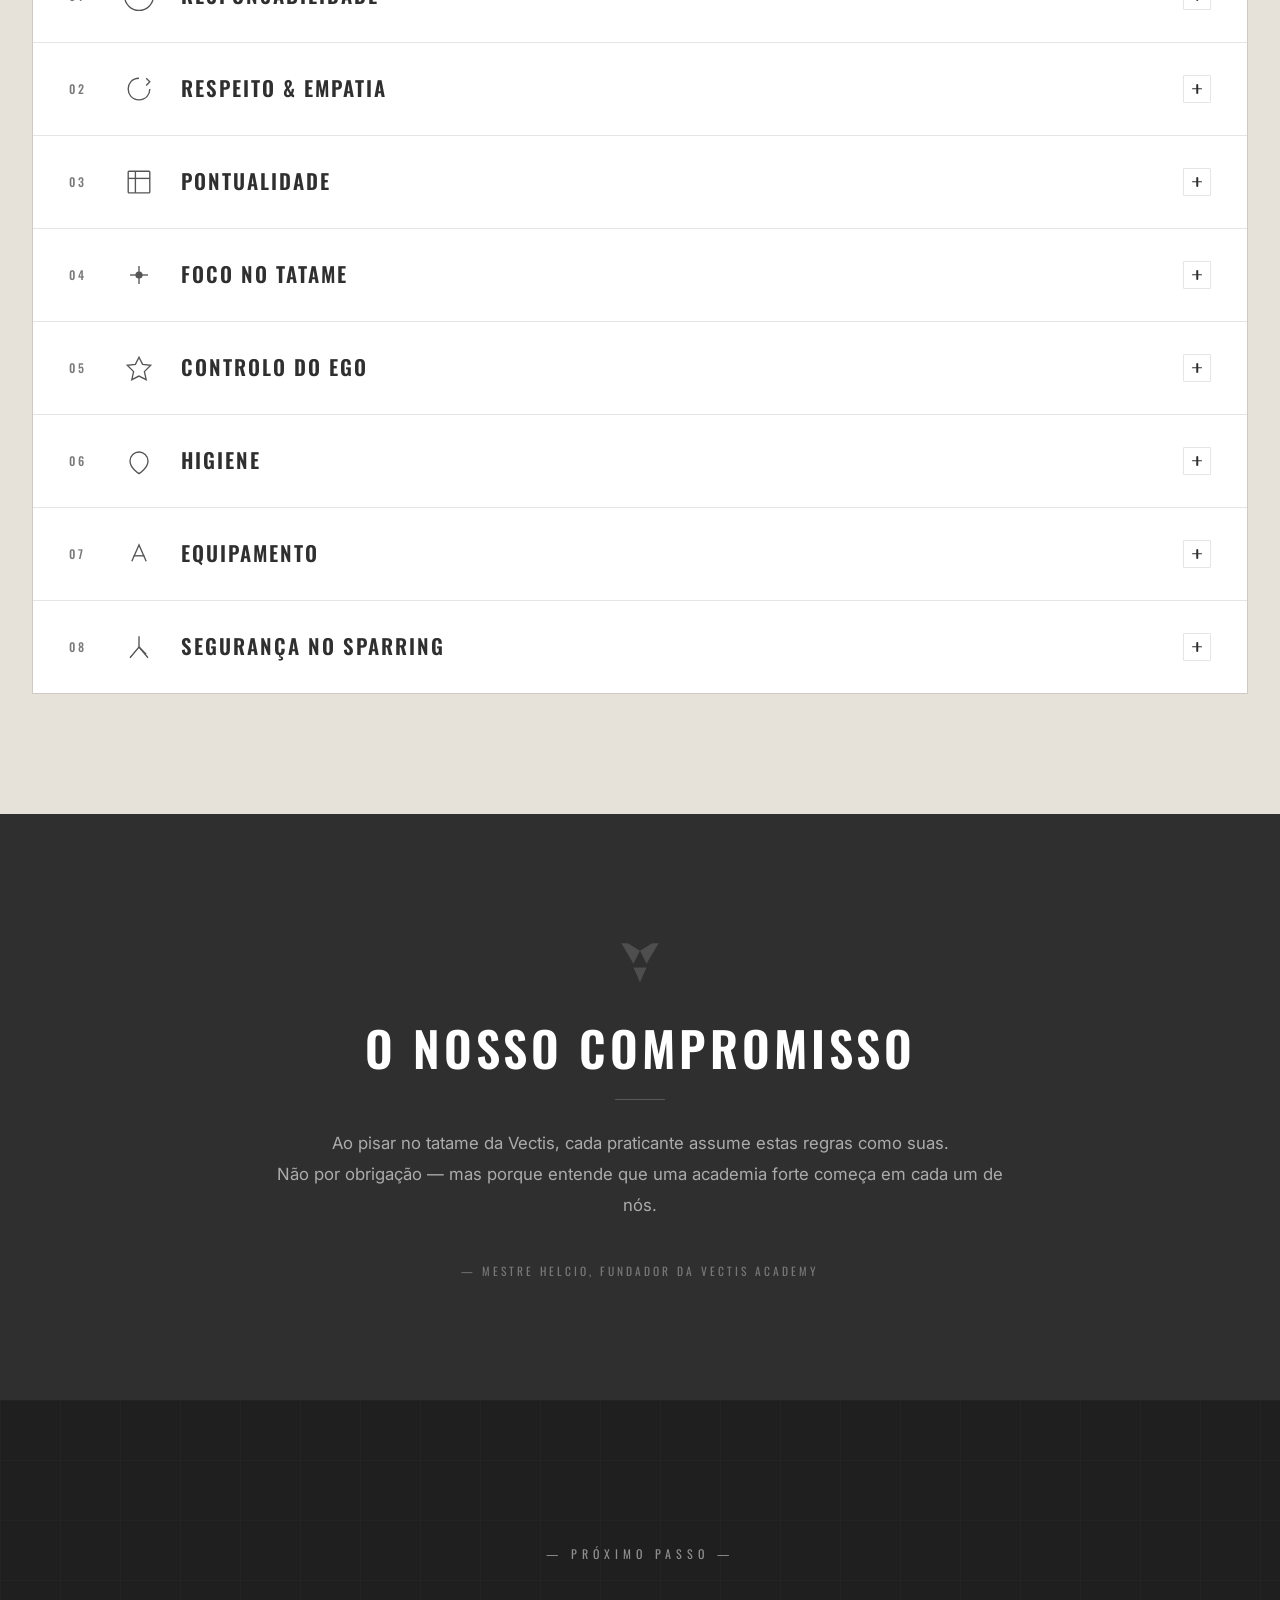
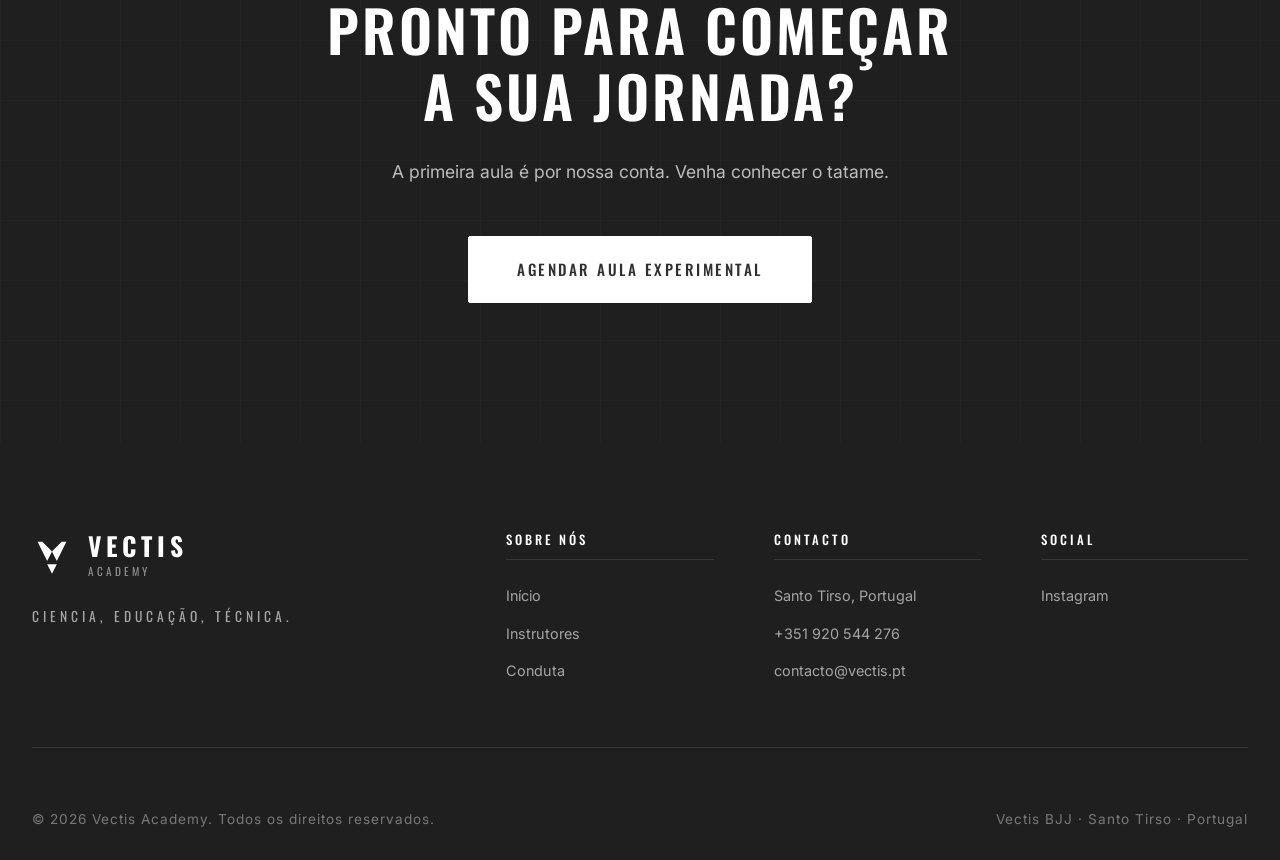
<file: conduta.html>
<!DOCTYPE html>
<html lang="pt-PT">

<head>
    <meta charset="UTF-8">
    <meta name="viewport" content="width=device-width, initial-scale=1.0">
    <title>Regras & Conduta — VECTIS Academy</title>
    <meta name="description"
        content="Código de conduta da VECTIS Academy. Respeito, higiene, disciplina e ego controlado — as regras que definem a nossa cultura de tatame.">
    <link rel="preconnect" href="https://fonts.googleapis.com">
    <link rel="preconnect" href="https://fonts.gstatic.com" crossorigin>
    <link
        href="https://fonts.googleapis.com/css2?family=Oswald:wght@300;400;500;600;700&family=Inter:wght@300;400;500;600;700&display=swap"
        rel="stylesheet">
    <link rel="icon" type="image/svg+xml" href="assets/favicon.svg">
    <link rel="stylesheet" href="styles.css">
    <link rel="stylesheet" href="conduta.css">
</head>

<body>

    <!-- ========== HEADER ========== -->
    <header class="header" id="header">
        <nav class="nav container">
            <a href="index.html" class="nav__logo">
                <span class="nav__logo-mark">
                    <svg viewBox="0 0 100 100" fill="none" xmlns="http://www.w3.org/2000/svg">
                        <path d="M50 92 L62 68 L38 68 Z" fill="currentColor" />
                        <path d="M14 12 L38 60 L50 36 L26 12 Z" fill="currentColor" />
                        <path d="M86 12 L62 60 L50 36 L74 12 Z" fill="currentColor" />
                    </svg>
                </span>
                <span class="nav__logo-text">VECTIS</span>
            </a>
            <ul class="nav__menu" id="nav-menu">
                <li><a href="index.html" class="nav__link">Início</a></li>
                <li><a href="index.html#sobre" class="nav__link">Academia</a></li>
                <li><a href="index.html#aulas" class="nav__link">Aulas</a></li>
                <li><a href="instrutores.html" class="nav__link">Instrutores</a></li>
                <li><a href="conduta.html" class="nav__link active">Conduta</a></li>
                <li><a href="index.html#contato" class="nav__link">Contacto</a></li>
            </ul>
            <a href="index.html#contato" class="nav__cta">Aula Experimental</a>
            <div class="nav__toggle" id="nav-toggle">
                <span></span><span></span><span></span>
            </div>
        </nav>
    </header>

    <!-- ========== PAGE HERO ========== -->
    <section class="page-hero">
        <div class="page-hero__bg"></div>
        <div class="page-hero__grid"></div>
        <div class="page-hero__lines">
            <span class="page-hero__line"></span>
            <span class="page-hero__line"></span>
            <span class="page-hero__line"></span>
        </div>
        <div class="container page-hero__container">
            <div class="page-hero__content reveal-up">
                <div class="page-hero__badge">
                    <span class="page-hero__badge-line"></span>
                    <span>Código Vectis</span>
                </div>
                <h1 class="page-hero__title">Regras<br>&amp; Conduta</h1>
                <div class="page-hero__divider"></div>
                <p class="page-hero__subtitle">O tatame tem as suas leis</p>
                <nav class="page-hero__breadcrumb" aria-label="Breadcrumb">
                    <a href="index.html">Início</a>
                    <span>—</span>
                    <span class="page-hero__breadcrumb--current">Conduta</span>
                </nav>
            </div>
        </div>
    </section>

    <!-- ========== INTRO ========== -->
    <section class="conduct-intro">
        <div class="container">
            <div class="conduct-intro__inner reveal-up">
                <span class="conduct-intro__label">Porquê estas regras?</span>
                <h2 class="conduct-intro__title">
                    O tatame é um espaço sagrado.<br>
                    <em>As regras protegem todos os que nele pisam.</em>
                </h2>
                <div class="conduct-intro__rule"></div>
                <p class="conduct-intro__text">
                    O Jiu-Jitsu é uma arte que exige proximidade, confiança e vulnerabilidade entre praticantes.
                    Para que esse ambiente de aprendizagem funcione, todos os membros da Vectis — do primeiro dia ao
                    faixa preta — assumem o compromisso de respeitar e fazer cumprir este código de conduta.<br><br>
                    Não são apenas regras, são os alicerces da nossa cultura.
                </p>
            </div>
        </div>
    </section>

    <!-- ========== RULES ========== -->
    <section class="rules">
        <div class="container">
            <div class="section__header">
                <span class="section__tag">Código de Conduta</span>
                <h2 class="section__title">As Nossas Regras</h2>
                <div class="section__divider"></div>
            </div>

            <div class="rules__list">

                <!-- Rule 01 -->
                <article class="rule-item reveal-up" id="rule-01">
                    <button class="rule-item__header" aria-expanded="false" aria-controls="rule-01-body">
                        <div class="rule-item__left">
                            <span class="rule-item__num">01</span>
                            <div class="rule-item__icon">
                                <svg viewBox="0 0 40 40" fill="none" stroke="currentColor" stroke-width="1.5">
                                    <circle cx="20" cy="20" r="16" />
                                    <path d="M20 12v8l5 3" />
                                </svg>
                            </div>
                            <h3 class="rule-item__title">Responsabilidade</h3>
                        </div>
                        <span class="rule-item__toggle" aria-hidden="true"></span>
                    </button>
                    <div class="rule-item__body" id="rule-01-body" role="region">
                        <div class="rule-item__content">
                            <p>Precisamos uns dos outros para evoluir, o trabalho em equipe é fundamental. As suas
                                ações afetam todos ao seu redor e a academia, seja responsável e pense bem nas
                                consequências dos seus atos antes de tomar decisões.</p>
                            <p>Consistência no treino, respeito pelo tempo
                                do instrutor e colegas, assumir os erros cometidos com humildade e vontade de
                                melhorar.</p>
                        </div>
                    </div>
                </article>

                <!-- Rule 02 -->
                <article class="rule-item reveal-up" id="rule-02">
                    <button class="rule-item__header" aria-expanded="false" aria-controls="rule-02-body">
                        <div class="rule-item__left">
                            <span class="rule-item__num">02</span>
                            <div class="rule-item__icon">
                                <svg viewBox="0 0 40 40" fill="none" stroke="currentColor" stroke-width="1.5">
                                    <path d="M20 8 C12 8 8 14 8 20 C8 26 12 32 20 32 C28 32 32 26 32 20" />
                                    <path d="M28 8 L32 12 L28 16" />
                                </svg>
                            </div>
                            <h3 class="rule-item__title">Respeito &amp; Empatia</h3>
                        </div>
                        <span class="rule-item__toggle" aria-hidden="true"></span>
                    </button>
                    <div class="rule-item__body" id="rule-02-body" role="region">
                        <div class="rule-item__content">
                            <p>Numa equipe existirão sempre diferentes opiniões é normal não concordar a 100%. No
                                entanto, isso não justifica qualquer comportamento desrespeitoso, frustrações não se
                                transformam em ataques pessoais.</p>
                            <p>Ser incapaz de entender o ponto de vista de outra pessoa não significa que essa pessoa
                                está errada, resolva divergências de forma construtiva. O respeito começa no cumprimento
                                ao entrar no tatame e estende-se ao cuidado com o parceiro de treino.</p>
                        </div>
                    </div>
                </article>

                <!-- Rule 03 -->
                <article class="rule-item reveal-up" id="rule-03">
                    <button class="rule-item__header" aria-expanded="false" aria-controls="rule-03-body">
                        <div class="rule-item__left">
                            <span class="rule-item__num">03</span>
                            <div class="rule-item__icon">
                                <svg viewBox="0 0 40 40" fill="none" stroke="currentColor" stroke-width="1.5">
                                    <rect x="8" y="8" width="24" height="24" rx="1" />
                                    <line x1="8" y1="16" x2="32" y2="16" />
                                    <line x1="16" y1="8" x2="16" y2="32" />
                                </svg>
                            </div>
                            <h3 class="rule-item__title">Pontualidade</h3>
                        </div>
                        <span class="rule-item__toggle" aria-hidden="true"></span>
                    </button>
                    <div class="rule-item__body" id="rule-03-body" role="region">
                        <div class="rule-item__content">
                            <p>Chegar na hora não é apenas um sinal de respeito para com o instrutor e os colegas de
                                treino, é essencial para uma aula eficaz. O aquecimento e a parte técnica inicial são
                                fundamentais para a segurança e progressão de todos.</p>
                            <p>Se chegar tarde, espere junto ao tatame e peça autorização ao professor antes de entrar.
                                Nunca interrompa uma aula em progresso sem aviso prévio.</p>
                        </div>
                    </div>
                </article>

                <!-- Rule 04 -->
                <article class="rule-item reveal-up" id="rule-04">
                    <button class="rule-item__header" aria-expanded="false" aria-controls="rule-04-body">
                        <div class="rule-item__left">
                            <span class="rule-item__num">04</span>
                            <div class="rule-item__icon">
                                <svg viewBox="0 0 40 40" fill="none" stroke="currentColor" stroke-width="1.5">
                                    <path d="M10 20 L30 20" />
                                    <path d="M20 10 L20 30" />
                                    <circle cx="20" cy="20" r="4" fill="currentColor" stroke="none" />
                                </svg>
                            </div>
                            <h3 class="rule-item__title">Foco no Tatame</h3>
                        </div>
                        <span class="rule-item__toggle" aria-hidden="true"></span>
                    </button>
                    <div class="rule-item__body" id="rule-04-body" role="region">
                        <div class="rule-item__content">
                            <p>O tatame é um local de treino e aprendizagem. Deixe telemóveis, distrações e conversas
                                fora do tema na zona de descanso. Embora momentos de leveza sejam naturais, evite
                                abordar assuntos de caráter político, religioso ou outros temas que dividam opiniões.
                            </p>
                            <p>Respeite o espaço, respeite quem está a treinar consigo, e entre no tatame com a intenção
                                clara: aprender e evoluir.</p>
                        </div>
                    </div>
                </article>

                <!-- Rule 05 -->
                <article class="rule-item reveal-up" id="rule-05">
                    <button class="rule-item__header" aria-expanded="false" aria-controls="rule-05-body">
                        <div class="rule-item__left">
                            <span class="rule-item__num">05</span>
                            <div class="rule-item__icon">
                                <svg viewBox="0 0 40 40" fill="none" stroke="currentColor" stroke-width="1.5">
                                    <path d="M20 8 L24 16 L33 17 L26 24 L28 33 L20 29 L12 33 L14 24 L7 17 L16 16 Z" />
                                </svg>
                            </div>
                            <h3 class="rule-item__title">Controlo do Ego</h3>
                        </div>
                        <span class="rule-item__toggle" aria-hidden="true"></span>
                    </button>
                    <div class="rule-item__body" id="rule-05-body" role="region">
                        <div class="rule-item__content">
                            <p>Para garantir o melhor ambiente de treino, todos têm de reconhecer as capacidades e
                                limitações do colega de treino. Mantenha o ego sob controlo e seja humilde tanto na
                                vitória como na derrota.</p>
                            <p>Se for apanhado <em>tap</em>, sorria, ajuste o kimono e tente novamente.<br>
                                Se apanhar alguém, respeite o tap, ajuste o kimono e tente novamente.<br>
                                A luta técnica é uma ferramenta de aprendizagem, não uma competição, persistir com força
                                excessiva não é
                                técnica é risco.</p>
                        </div>
                    </div>
                </article>

                <!-- Rule 06 -->
                <article class="rule-item reveal-up" id="rule-06">
                    <button class="rule-item__header" aria-expanded="false" aria-controls="rule-06-body">
                        <div class="rule-item__left">
                            <span class="rule-item__num">06</span>
                            <div class="rule-item__icon">
                                <svg viewBox="0 0 40 40" fill="none" stroke="currentColor" stroke-width="1.5">
                                    <path
                                        d="M20 10 C15 10 10 14 10 20 C10 28 20 34 20 34 C20 34 30 28 30 20 C30 14 25 10 20 10Z" />
                                </svg>
                            </div>
                            <h3 class="rule-item__title">Higiene</h3>
                        </div>
                        <span class="rule-item__toggle" aria-hidden="true"></span>
                    </button>
                    <div class="rule-item__body" id="rule-06-body" role="region">
                        <div class="rule-item__content">
                            <p>A higiene é inegociável para a saúde de todos na academia. O Jiu-Jitsu é uma arte onde os
                                praticantes interagem em contacto muito próximo a responsabilidade é coletiva.</p>
                            <ul class="rule-list">
                                <li>Não pise o tatame com sapatos</li>
                                <li>Lave o kimono após cada aula (a faixa também!)</li>
                                <li>Tome banho antes de treinar</li>
                                <li>Mantenha unhas das mãos e pés cortadas</li>
                                <li>Cuide da higiene oral o mau hálito perturba o treino</li>
                                <li>Não treine se estiver doente ou com infeções de pele</li>
                            </ul>
                        </div>
                    </div>
                </article>

                <!-- Rule 07 -->
                <article class="rule-item reveal-up" id="rule-07">
                    <button class="rule-item__header" aria-expanded="false" aria-controls="rule-07-body">
                        <div class="rule-item__left">
                            <span class="rule-item__num">07</span>
                            <div class="rule-item__icon">
                                <svg viewBox="0 0 40 40" fill="none" stroke="currentColor" stroke-width="1.5">
                                    <path d="M12 28 L20 10 L28 28" />
                                    <line x1="14" y1="22" x2="26" y2="22" />
                                </svg>
                            </div>
                            <h3 class="rule-item__title">Equipamento</h3>
                        </div>
                        <span class="rule-item__toggle" aria-hidden="true"></span>
                    </button>
                    <div class="rule-item__body" id="rule-07-body" role="region">
                        <div class="rule-item__content">
                            <p>Vista-se de forma adequada à aula kimono para aulas de Gi, rashguard e calções/shorts
                                para No-Gi. O equipamento deve estar sempre limpo e em bom estado.</p>
                            <ul class="rule-list">
                                <li>Use sempre rashguard e lycra comprida por baixo do kimono</li>
                                <li>Roupa íntima adequada é obrigatória</li>
                                <li>Remova todas as joias antes de entrar no tatame</li>
                                <li>Equipamento rasgado ou danificado deve ser substituído</li>
                            </ul>
                        </div>
                    </div>
                </article>

                <!-- Rule 08 -->
                <article class="rule-item reveal-up" id="rule-08">
                    <button class="rule-item__header" aria-expanded="false" aria-controls="rule-08-body">
                        <div class="rule-item__left">
                            <span class="rule-item__num">08</span>
                            <div class="rule-item__icon">
                                <svg viewBox="0 0 40 40" fill="none" stroke="currentColor" stroke-width="1.5">
                                    <path d="M20 8 L20 20 L28 28" />
                                    <path d="M10 32 L20 20 L30 32" />
                                </svg>
                            </div>
                            <h3 class="rule-item__title">Segurança no Sparring</h3>
                        </div>
                        <span class="rule-item__toggle" aria-expanded="false" aria-controls="rule-08-body">
                    </button>
                    <div class="rule-item__body" id="rule-08-body" role="region">
                        <div class="rule-item__content">
                            <p>Perante uma finalização, reconheça quando chegou ao seu limite e tap. O seu colega não
                                deve agir como se a sua vida dependesse da finalização. Se não tiver a certeza do que
                                está a fazer pare. Seja sempre responsável pela sua segurança e pela dos outros.</p>
                            <p>O sparring existe para aprender, não para ganhar. Adapte a intensidade ao nível do
                                parceiro. Com iniciantes, seja um guia não um adversário.</p>
                        </div>
                    </div>
                </article>

            </div>
        </div>
    </section>

    <!-- ========== COMMITMENT ========== -->
    <section class="commitment">
        <div class="container">
            <div class="commitment__inner reveal-up">
                <div class="commitment__icon">
                    <svg viewBox="0 0 60 60" fill="none" xmlns="http://www.w3.org/2000/svg">
                        <path d="M30 52 L37 36 L23 36 Z" fill="currentColor" />
                        <path d="M10 10 L23 32 L30 18 L17 10 Z" fill="currentColor" />
                        <path d="M50 10 L37 32 L30 18 L43 10 Z" fill="currentColor" />
                    </svg>
                </div>
                <h2 class="commitment__title">O Nosso Compromisso</h2>
                <div class="commitment__rule"></div>
                <p class="commitment__text">
                    Ao pisar no tatame da Vectis, cada praticante assume estas regras como suas.<br>
                    Não por obrigação — mas porque entende que uma academia forte começa em cada um de nós.
                </p>
                <div class="commitment__signature">
                    <span>— Mestre Helcio, Fundador da Vectis Academy</span>
                </div>
            </div>
        </div>
    </section>

    <!-- ========== CTA ========== -->
    <section class="cta">
        <div class="container">
            <div class="cta__content reveal-up">
                <span class="cta__label">— Próximo Passo —</span>
                <h2 class="cta__title">Pronto para começar<br>a sua jornada?</h2>
                <p class="cta__text">A primeira aula é por nossa conta. Venha conhecer o tatame.</p>
                <a href="index.html#contato" class="btn btn--primary btn--large">Agendar Aula Experimental</a>
            </div>
        </div>
    </section>

    <!-- ========== FOOTER ========== -->
    <footer class="footer">
        <div class="container">
            <div class="footer__top">
                <div class="footer__brand">
                    <div class="footer__logo">
                        <svg viewBox="0 0 100 100" fill="none" xmlns="http://www.w3.org/2000/svg">
                            <path d="M50 92 L62 68 L38 68 Z" fill="currentColor" />
                            <path d="M14 12 L38 60 L50 36 L26 12 Z" fill="currentColor" />
                            <path d="M86 12 L62 60 L50 36 L74 12 Z" fill="currentColor" />
                        </svg>
                        <div>
                            <span class="footer__logo-text">VECTIS</span>
                            <span class="footer__logo-sub">Academy</span>
                        </div>
                    </div>
                    <p class="footer__tagline">Ciencia, Educação, Técnica.</p>
                </div>
                <div class="footer__col">
                    <h4>Sobre nós</h4>
                    <ul>
                        <li><a href="/index.html">Início</a></li>
                        <li><a href="instrutores.html">Instrutores</a></li>
                        <li><a href="conduta.html">Conduta</a></li>
                    </ul>
                </div>
                <div class="footer__col">
                    <h4>Contacto</h4>
                    <ul>
                        <li>Santo Tirso, Portugal</li>
                        <li>+351 920 544 276</li>
                        <li>contacto@vectis.pt</li>
                    </ul>
                </div>
                <div class="footer__col">
                    <h4>Social</h4>
                    <ul>
                        <li><a href="https://www.instagram.com/vectis.bjj/">Instagram</a></li>
                    </ul>
                </div>
            </div>
            <div class="footer__bottom">
                <p>&copy; 2026 Vectis Academy. Todos os direitos reservados.</p>
                <p>Vectis BJJ · Santo Tirso · Portugal</p>
            </div>
        </div>
    </footer>

    <!-- WhatsApp Float -->
    <a href="https://wa.me/351000000000" target="_blank" class="whatsapp-float" aria-label="WhatsApp">
        <svg viewBox="0 0 32 32" fill="currentColor">
            <path
                d="M16.001 3C9.373 3 4 8.373 4 15c0 2.382.69 4.6 1.876 6.477L4 29l7.692-1.84A11.94 11.94 0 0016 27c6.627 0 12-5.373 12-12S22.628 3 16.001 3zm0 21.818c-1.85 0-3.582-.518-5.057-1.41l-.362-.215-4.564 1.092 1.114-4.448-.236-.376A9.778 9.778 0 016.182 15c0-5.418 4.4-9.818 9.818-9.818 5.42 0 9.819 4.4 9.819 9.818 0 5.42-4.4 9.818-9.819 9.818zm5.604-7.36c-.307-.154-1.815-.895-2.096-.998-.281-.103-.486-.154-.69.154-.205.307-.793.998-.972 1.203-.179.205-.358.231-.665.077-.307-.154-1.295-.477-2.466-1.521-.911-.812-1.527-1.815-1.706-2.122-.179-.307-.019-.473.135-.626.139-.138.307-.358.461-.537.154-.179.205-.307.307-.512.103-.205.051-.384-.026-.538-.077-.154-.69-1.665-.946-2.28-.249-.598-.502-.517-.69-.527l-.589-.011a1.13 1.13 0 00-.819.384c-.282.307-1.075 1.05-1.075 2.561s1.1 2.971 1.254 3.176c.154.205 2.165 3.305 5.244 4.633.733.317 1.305.506 1.751.647.736.234 1.405.201 1.934.122.59-.088 1.815-.741 2.071-1.457.256-.716.256-1.33.179-1.457-.077-.128-.281-.205-.589-.358z" />
        </svg>
    </a>

    <script src="conduta.js"></script>
</body>

</html>
</file>
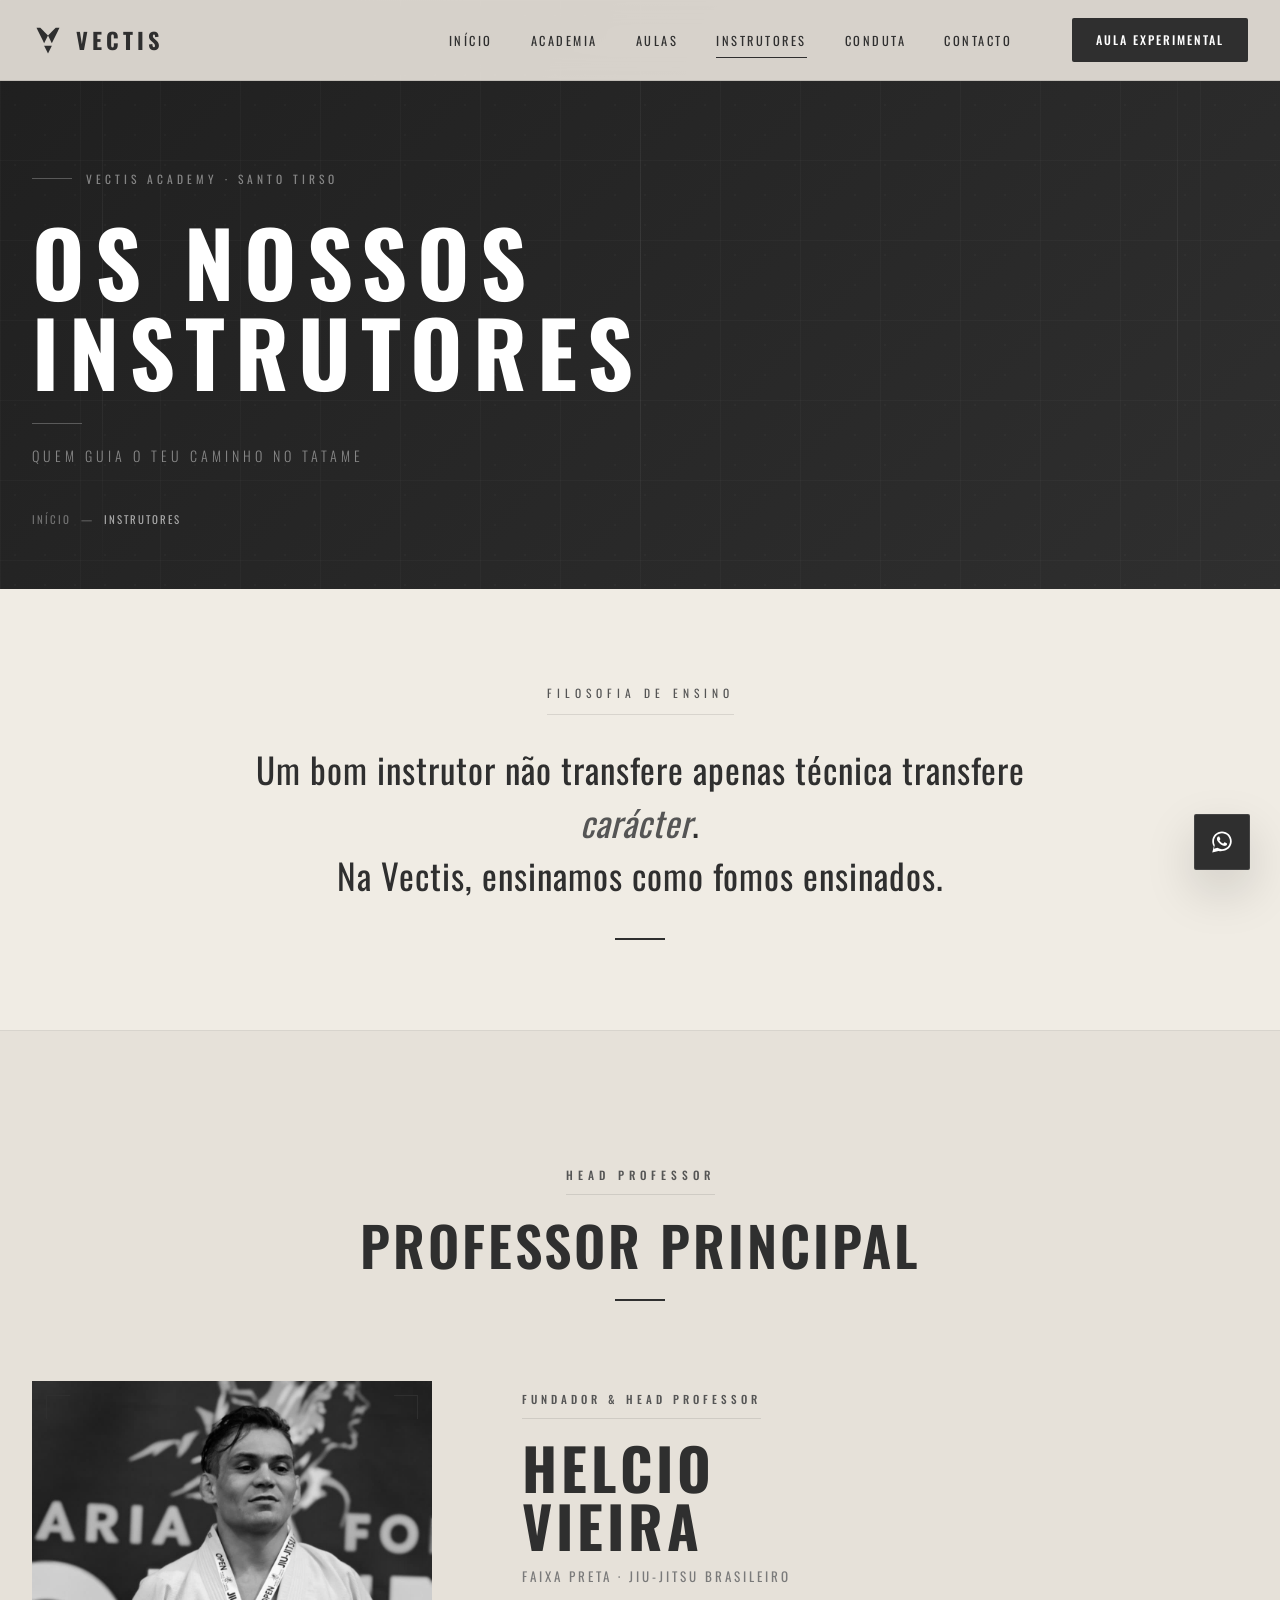
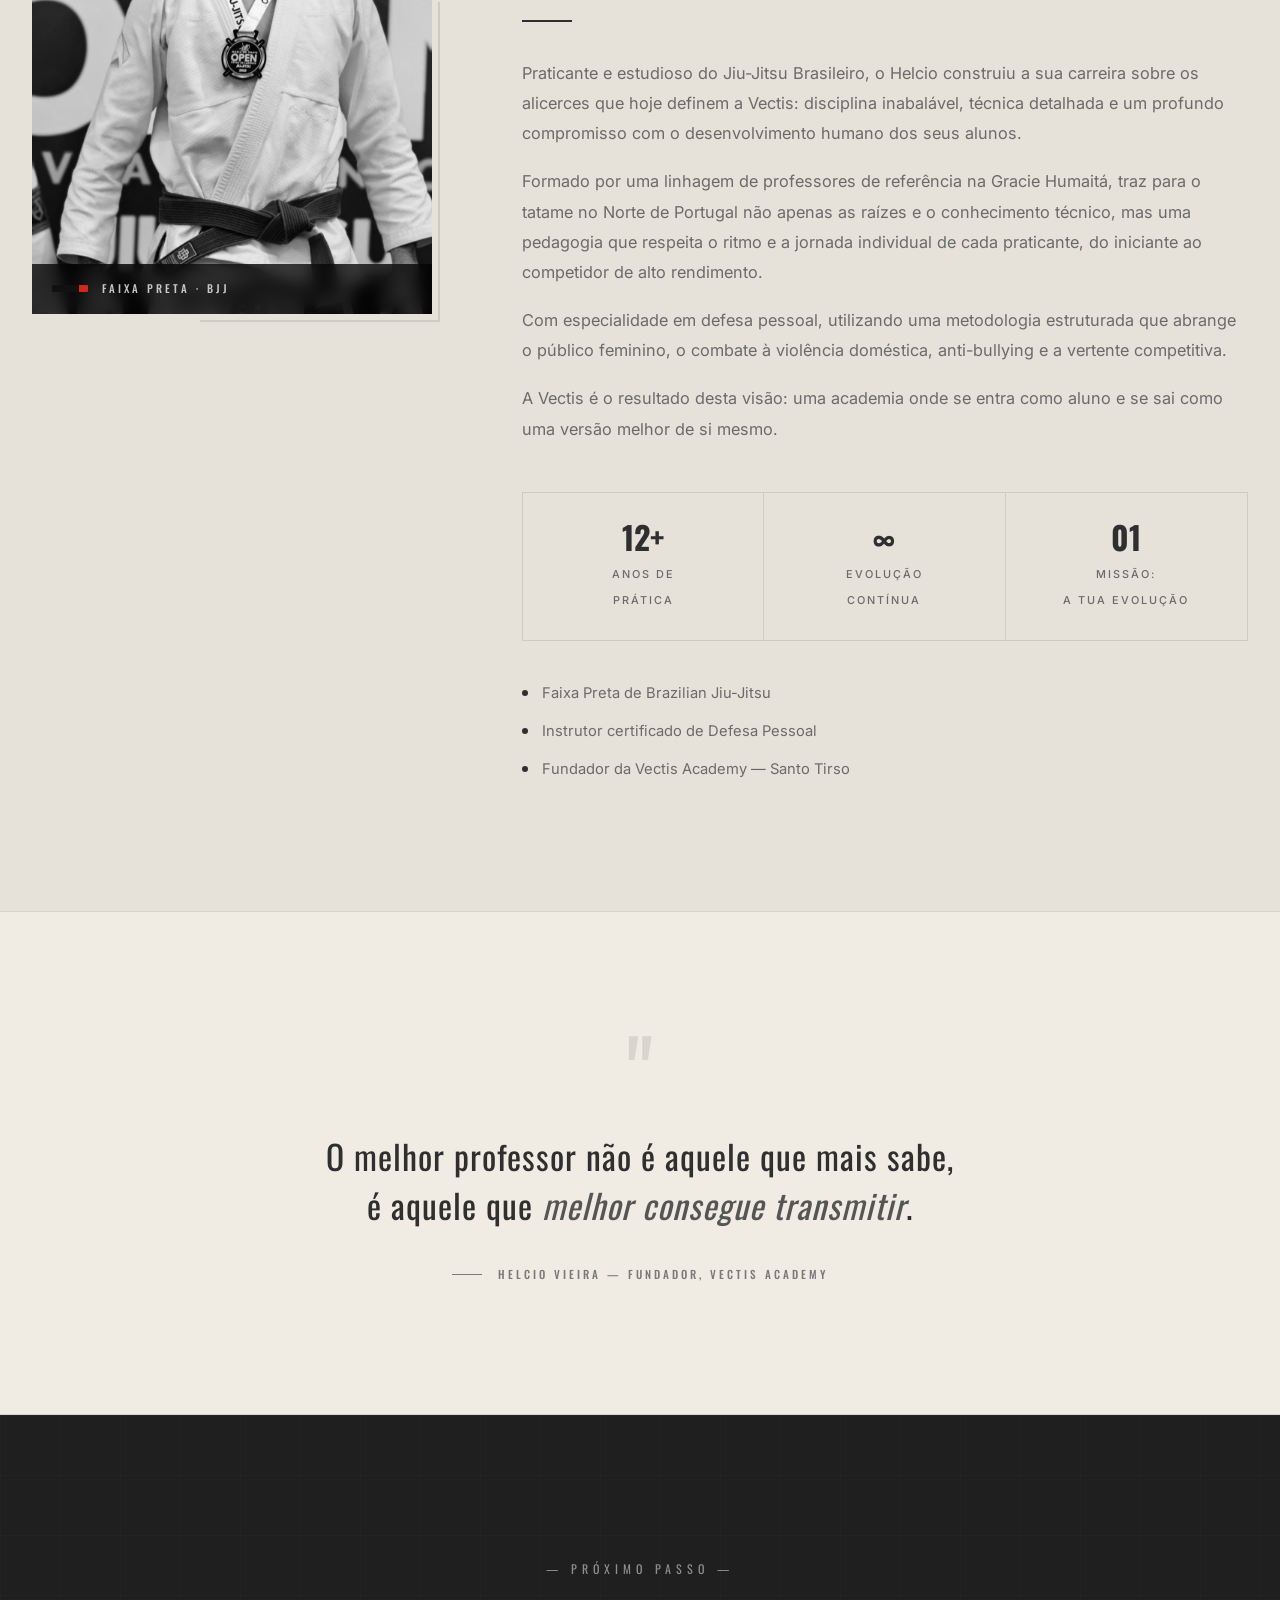
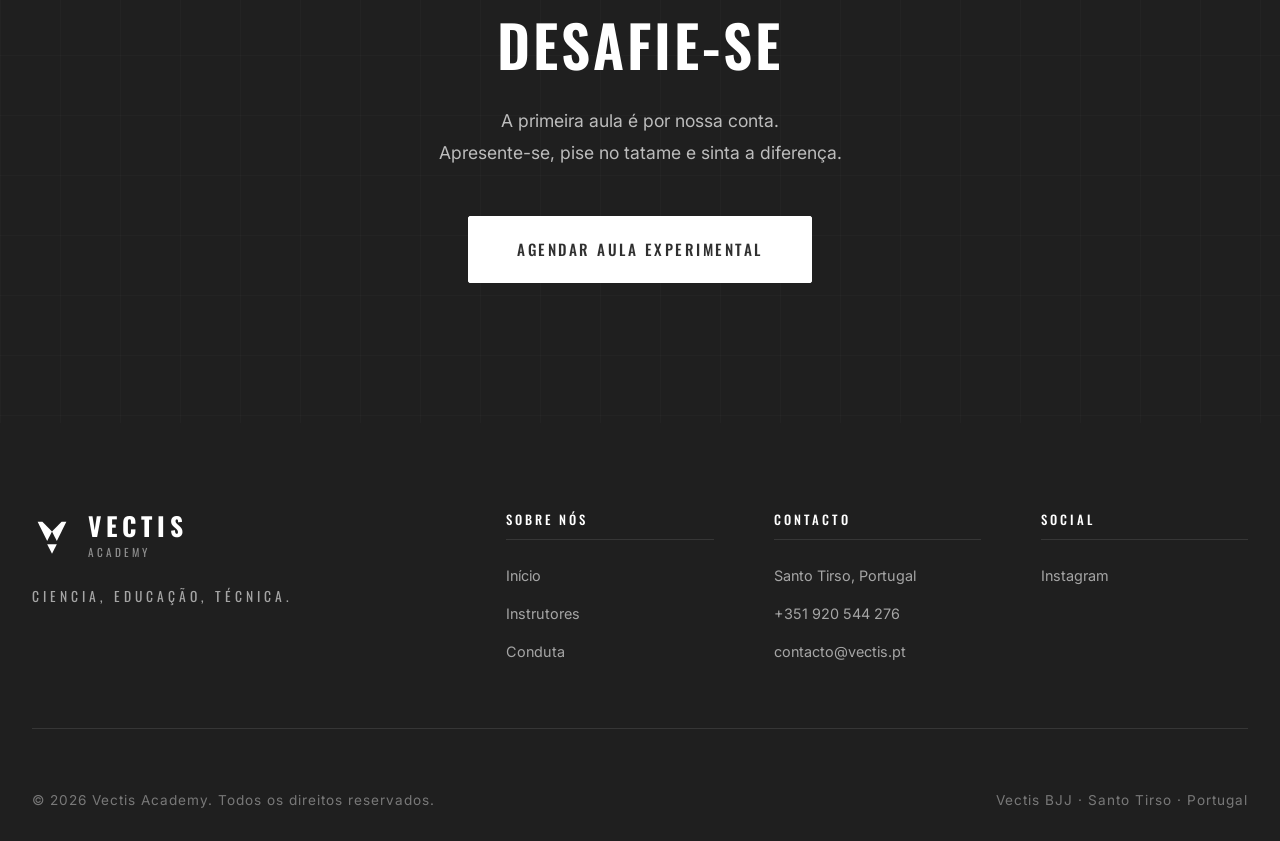
<file: instrutores.html>
<!DOCTYPE html>
<html lang="pt-PT">

<head>
    <meta charset="UTF-8">
    <meta name="viewport" content="width=device-width, initial-scale=1.0">
    <title>Instrutores — VECTIS Academy</title>
    <meta name="description"
        content="Conheça a equipe de instrutores da VECTIS Academy. Professores dedicados, formação de excelência e um caráter que se transmite do tatame para a vida.">
    <link rel="preconnect" href="https://fonts.googleapis.com">
    <link rel="preconnect" href="https://fonts.gstatic.com" crossorigin>
    <link
        href="https://fonts.googleapis.com/css2?family=Oswald:wght@300;400;500;600;700&family=Inter:wght@300;400;500;600;700&display=swap"
        rel="stylesheet">
    <link rel="icon" type="image/svg+xml" href="assets/favicon.svg">
    <link rel="stylesheet" href="styles.css">
    <link rel="stylesheet" href="instrutores.css">
</head>

<body>

    <!-- ========== HEADER ========== -->
    <header class="header" id="header">
        <nav class="nav container">
            <a href="index.html" class="nav__logo">
                <span class="nav__logo-mark">
                    <svg viewBox="0 0 100 100" fill="none" xmlns="http://www.w3.org/2000/svg">
                        <path d="M50 92 L62 68 L38 68 Z" fill="currentColor" />
                        <path d="M14 12 L38 60 L50 36 L26 12 Z" fill="currentColor" />
                        <path d="M86 12 L62 60 L50 36 L74 12 Z" fill="currentColor" />
                    </svg>
                </span>
                <span class="nav__logo-text">VECTIS</span>
            </a>
            <ul class="nav__menu" id="nav-menu">
                <li><a href="index.html" class="nav__link">Início</a></li>
                <li><a href="index.html#sobre" class="nav__link">Academia</a></li>
                <li><a href="index.html#aulas" class="nav__link">Aulas</a></li>
                <li><a href="instrutores.html" class="nav__link active">Instrutores</a></li>
                <li><a href="conduta.html" class="nav__link">Conduta</a></li>
                <li><a href="index.html#contato" class="nav__link">Contacto</a></li>
            </ul>
            <a href="index.html#contato" class="nav__cta">Aula Experimental</a>
            <div class="nav__toggle" id="nav-toggle">
                <span></span>
                <span></span>
                <span></span>
            </div>
        </nav>
    </header>

    <!-- ========== PAGE HERO ========== -->
    <section class="page-hero">
        <div class="page-hero__bg"></div>
        <div class="page-hero__grid"></div>
        <div class="page-hero__lines">
            <span class="page-hero__line"></span>
            <span class="page-hero__line"></span>
            <span class="page-hero__line"></span>
        </div>
        <div class="container page-hero__container">
            <div class="page-hero__content reveal-up">
                <div class="page-hero__badge">
                    <span class="page-hero__badge-line"></span>
                    <span>Vectis Academy · Santo Tirso</span>
                </div>
                <h1 class="page-hero__title">Os Nossos<br>Instrutores</h1>
                <div class="page-hero__divider"></div>
                <p class="page-hero__subtitle">Quem guia o teu caminho no tatame</p>
                <nav class="page-hero__breadcrumb" aria-label="Breadcrumb">
                    <a href="index.html">Início</a>
                    <span>—</span>
                    <span class="page-hero__breadcrumb--current">Instrutores</span>
                </nav>
            </div>
        </div>
    </section>

    <!-- ========== STATEMENT ========== -->
    <section class="statement">
        <div class="container">
            <div class="statement__content reveal-up">
                <span class="statement__label">Filosofia de Ensino</span>
                <p class="statement__text">
                    Um bom instrutor não transfere apenas técnica transfere <em>carácter</em>.<br>
                    Na Vectis, ensinamos como fomos ensinados.
                </p>
                <div class="statement__rule"></div>
            </div>
        </div>
    </section>

    <!-- ========== FEATURED INSTRUCTOR ========== -->
    <section class="featured">
        <div class="container">
            <div class="section__header">
                <span class="section__tag">Head Professor</span>
                <h2 class="section__title">Professor Principal</h2>
                <div class="section__divider"></div>
            </div>
            <div class="featured__grid">

                <!-- Photo -->
                <div class="instructor-photo reveal-left">
                    <div class="instructor-photo__frame">
                        <div class="instructor-photo__watermark">
                            <svg viewBox="0 0 100 100" fill="none" xmlns="http://www.w3.org/2000/svg">
                                <path d="M50 92 L62 68 L38 68 Z" fill="white" />
                                <path d="M14 12 L38 60 L50 36 L26 12 Z" fill="white" />
                                <path d="M86 12 L62 60 L50 36 L74 12 Z" fill="white" />
                            </svg>
                        </div>
                        <span class="instructor-photo__initials"><img src="assets/helcio.jpeg" /></span>
                        <div class="instructor-photo__corner instructor-photo__corner--tl"></div>
                        <div class="instructor-photo__corner instructor-photo__corner--tr"></div>
                        <div class="instructor-photo__corner instructor-photo__corner--bl"></div>
                        <div class="instructor-photo__corner instructor-photo__corner--br"></div>
                        <div class="instructor-photo__belt">
                            <div class="belt-visual belt-visual--black">
                                <span class="belt-visual__stripe"></span>
                            </div>
                            <span class="belt-label">Faixa Preta · BJJ</span>
                        </div>
                    </div>
                    <div class="instructor-photo__accent"></div>
                </div>

                <!-- Info -->
                <div class="instructor-info reveal-right">
                    <span class="instructor-tag">Fundador & Head Professor</span>
                    <h2 class="instructor-name">Helcio<br>Vieira</h2>
                    <p class="instructor-role">Faixa Preta · Jiu-Jitsu Brasileiro</p>
                    <div class="instructor-divider"></div>

                    <div class="instructor-bio">
                        <p>
                            Praticante e estudioso do Jiu-Jitsu Brasileiro, o Helcio construiu a sua carreira sobre os
                            alicerces que hoje definem a Vectis: disciplina inabalável, técnica detalhada e um profundo
                            compromisso com o desenvolvimento humano dos seus alunos.
                        </p>
                        <p>
                            Formado por uma linhagem de professores de referência na Gracie Humaitá, traz para o tatame
                            no Norte de Portugal não apenas as raízes e o conhecimento técnico, mas uma pedagogia que
                            respeita o ritmo e a jornada individual de cada praticante, do iniciante ao competidor de
                            alto rendimento.
                        </p>
                        <p>
                            Com especialidade em defesa pessoal, utilizando uma metodologia estruturada que abrange o
                            público feminino, o combate à violência doméstica, anti-bullying e a vertente competitiva.
                        </p>
                        <p>
                            A Vectis é o resultado desta visão: uma academia onde se entra como aluno e se sai como uma
                            versão melhor de si mesmo.
                        </p>
                    </div>

                    <div class="instructor-stats">
                        <div class="instructor-stat">
                            <span class="instructor-stat__num">12+</span>
                            <span class="instructor-stat__label">Anos de<br>Prática</span>
                        </div>
                        <div class="instructor-stat">
                            <span class="instructor-stat__num">∞</span>
                            <span class="instructor-stat__label">Evolução<br>Contínua</span>
                        </div>
                        <div class="instructor-stat">
                            <span class="instructor-stat__num">01</span>
                            <span class="instructor-stat__label">Missão:<br>a tua evolução</span>
                        </div>
                    </div>

                    <div class="instructor-certs">
                        <div class="cert-item">
                            <div class="cert-item__dot"></div>
                            <span>Faixa Preta de Brazilian Jiu-Jitsu</span>
                        </div>
                        <div class="cert-item">
                            <div class="cert-item__dot"></div>
                            <span>Instrutor certificado de Defesa Pessoal</span>
                        </div>
                        <div class="cert-item">
                            <div class="cert-item__dot"></div>
                            <span>Fundador da Vectis Academy — Santo Tirso</span>
                        </div>
                    </div>
                </div>
            </div>
        </div>
    </section>

    <!-- ========== QUOTE ========== -->
    <section class="instructor-quote">
        <div class="container">
            <div class="instructor-quote__content reveal-up">
                <div class="instructor-quote__mark">"</div>
                <blockquote class="instructor-quote__text">
                    O melhor professor não é aquele que mais sabe,<br>
                    é aquele que <em>melhor consegue transmitir</em>.
                </blockquote>
                <div class="instructor-quote__author">
                    <div class="instructor-quote__line"></div>
                    <span>Helcio Vieira — Fundador, Vectis Academy</span>
                </div>
            </div>
        </div>
    </section>

    <!-- ========== CTA ========== -->
    <section class="cta">
        <div class="container">
            <div class="cta__content reveal-up">
                <span class="cta__label">— Próximo Passo —</span>
                <h2 class="cta__title">Desafie-se</h2>
                <p class="cta__text">
                    A primeira aula é por nossa conta.<br>
                    Apresente-se, pise no tatame e sinta a diferença.
                </p>
                <a href="index.html#contato" class="btn btn--primary btn--large">Agendar Aula Experimental</a>
            </div>
        </div>
    </section>

    <!-- ========== FOOTER ========== -->
    <footer class="footer">
        <div class="container">
            <div class="footer__top">
                <div class="footer__brand">
                    <div class="footer__logo">
                        <svg viewBox="0 0 100 100" fill="none" xmlns="http://www.w3.org/2000/svg">
                            <path d="M50 92 L62 68 L38 68 Z" fill="currentColor" />
                            <path d="M14 12 L38 60 L50 36 L26 12 Z" fill="currentColor" />
                            <path d="M86 12 L62 60 L50 36 L74 12 Z" fill="currentColor" />
                        </svg>
                        <div>
                            <span class="footer__logo-text">VECTIS</span>
                            <span class="footer__logo-sub">Academy</span>
                        </div>
                    </div>
                    <p class="footer__tagline">Ciencia, Educação, Técnica.</p>
                </div>
                <div class="footer__col">
                    <h4>Sobre nós</h4>
                    <ul>
                        <li><a href="/index.html">Início</a></li>
                        <li><a href="instrutores.html">Instrutores</a></li>
                        <li><a href="conduta.html">Conduta</a></li>
                    </ul>
                </div>
                <div class="footer__col">
                    <h4>Contacto</h4>
                    <ul>
                        <li>Santo Tirso, Portugal</li>
                        <li>+351 920 544 276</li>
                        <li>contacto@vectis.pt</li>
                    </ul>
                </div>
                <div class="footer__col">
                    <h4>Social</h4>
                    <ul>
                        <li><a href="https://www.instagram.com/vectis.bjj/">Instagram</a></li>
                    </ul>
                </div>
            </div>
            <div class="footer__bottom">
                <p>&copy; 2026 Vectis Academy. Todos os direitos reservados.</p>
                <p>Vectis BJJ · Santo Tirso · Portugal</p>
            </div>
        </div>
    </footer>

    <!-- WhatsApp Float -->
    <a href="https://wa.me/351000000000" target="_blank" class="whatsapp-float" aria-label="WhatsApp">
        <svg viewBox="0 0 32 32" fill="currentColor">
            <path
                d="M16.001 3C9.373 3 4 8.373 4 15c0 2.382.69 4.6 1.876 6.477L4 29l7.692-1.84A11.94 11.94 0 0016 27c6.627 0 12-5.373 12-12S22.628 3 16.001 3zm0 21.818c-1.85 0-3.582-.518-5.057-1.41l-.362-.215-4.564 1.092 1.114-4.448-.236-.376A9.778 9.778 0 016.182 15c0-5.418 4.4-9.818 9.818-9.818 5.42 0 9.819 4.4 9.819 9.818 0 5.42-4.4 9.818-9.819 9.818zm5.604-7.36c-.307-.154-1.815-.895-2.096-.998-.281-.103-.486-.154-.69.154-.205.307-.793.998-.972 1.203-.179.205-.358.231-.665.077-.307-.154-1.295-.477-2.466-1.521-.911-.812-1.527-1.815-1.706-2.122-.179-.307-.019-.473.135-.626.139-.138.307-.358.461-.537.154-.179.205-.307.307-.512.103-.205.051-.384-.026-.538-.077-.154-.69-1.665-.946-2.28-.249-.598-.502-.517-.69-.527l-.589-.011a1.13 1.13 0 00-.819.384c-.282.307-1.075 1.05-1.075 2.561s1.1 2.971 1.254 3.176c.154.205 2.165 3.305 5.244 4.633.733.317 1.305.506 1.751.647.736.234 1.405.201 1.934.122.59-.088 1.815-.741 2.071-1.457.256-.716.256-1.33.179-1.457-.077-.128-.281-.205-.589-.358z" />
        </svg>
    </a>

    <script src="instrutores.js"></script>
</body>

</html>
</file>
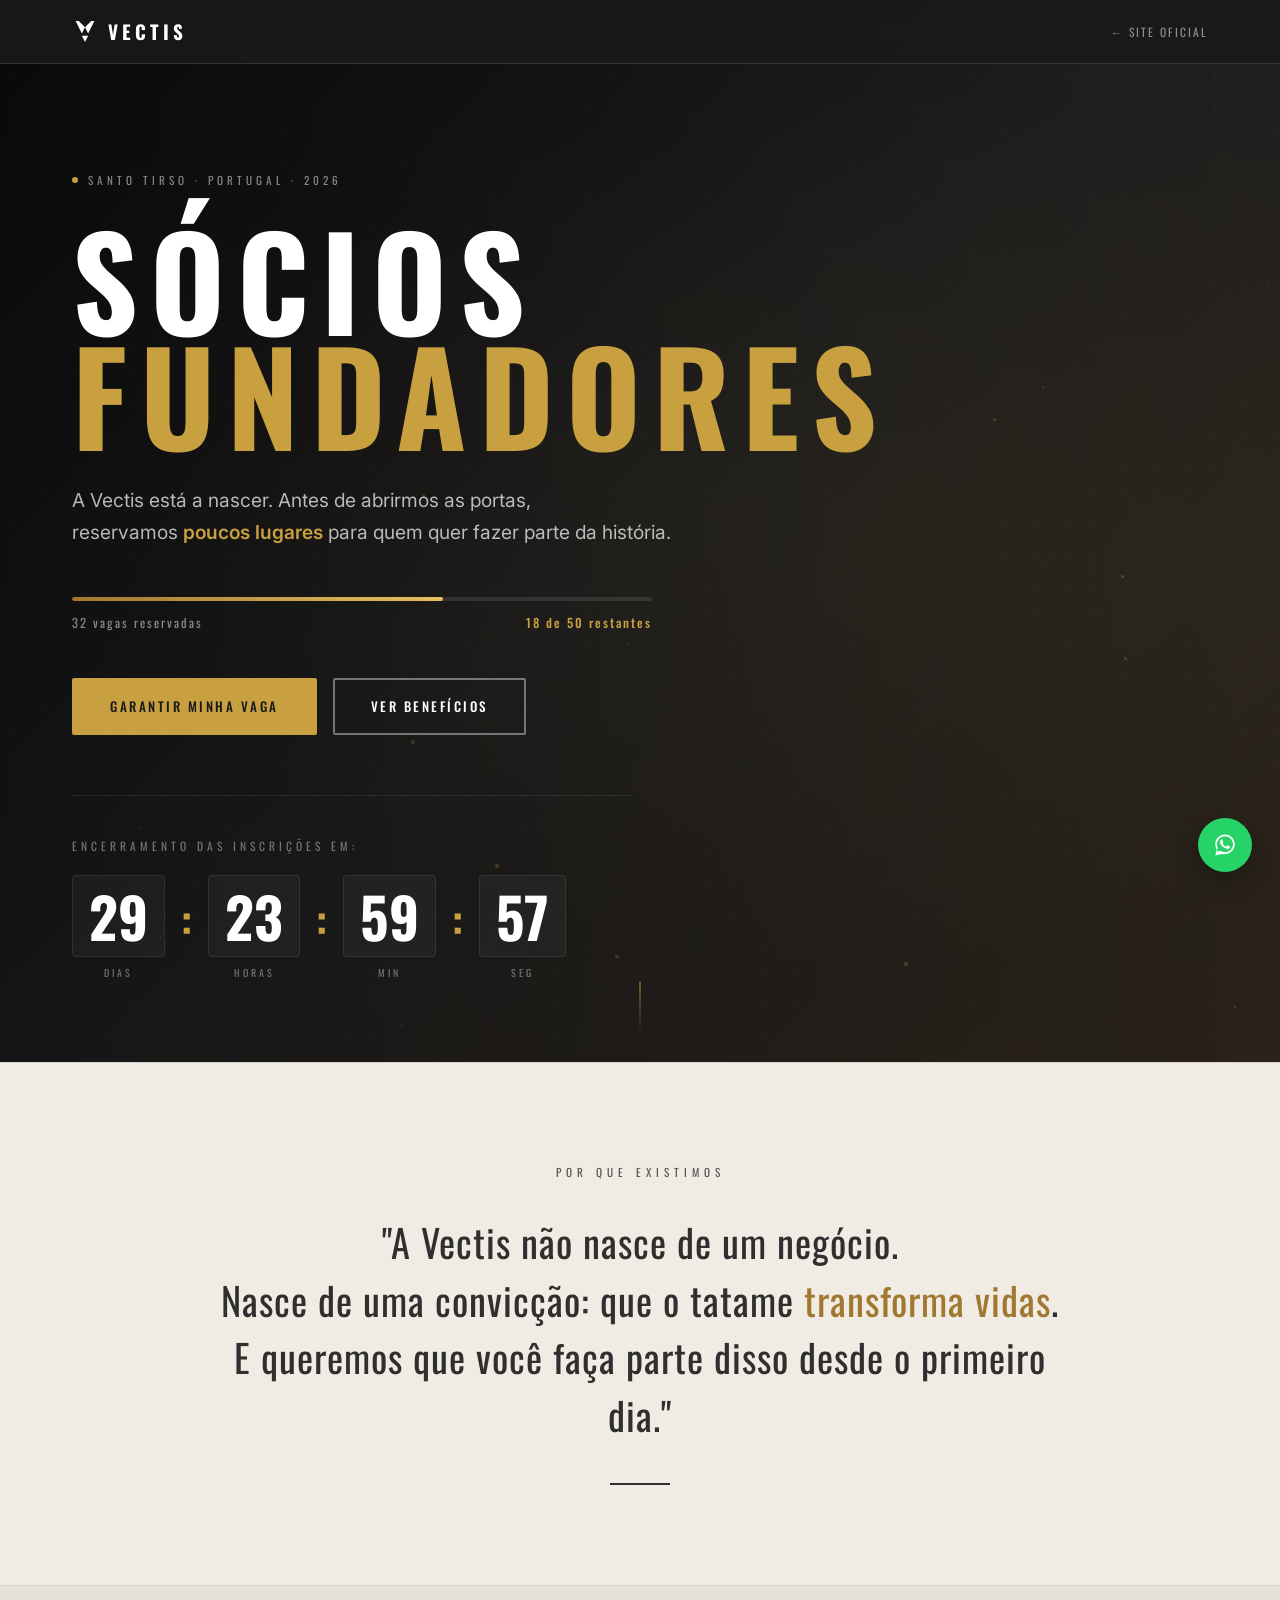
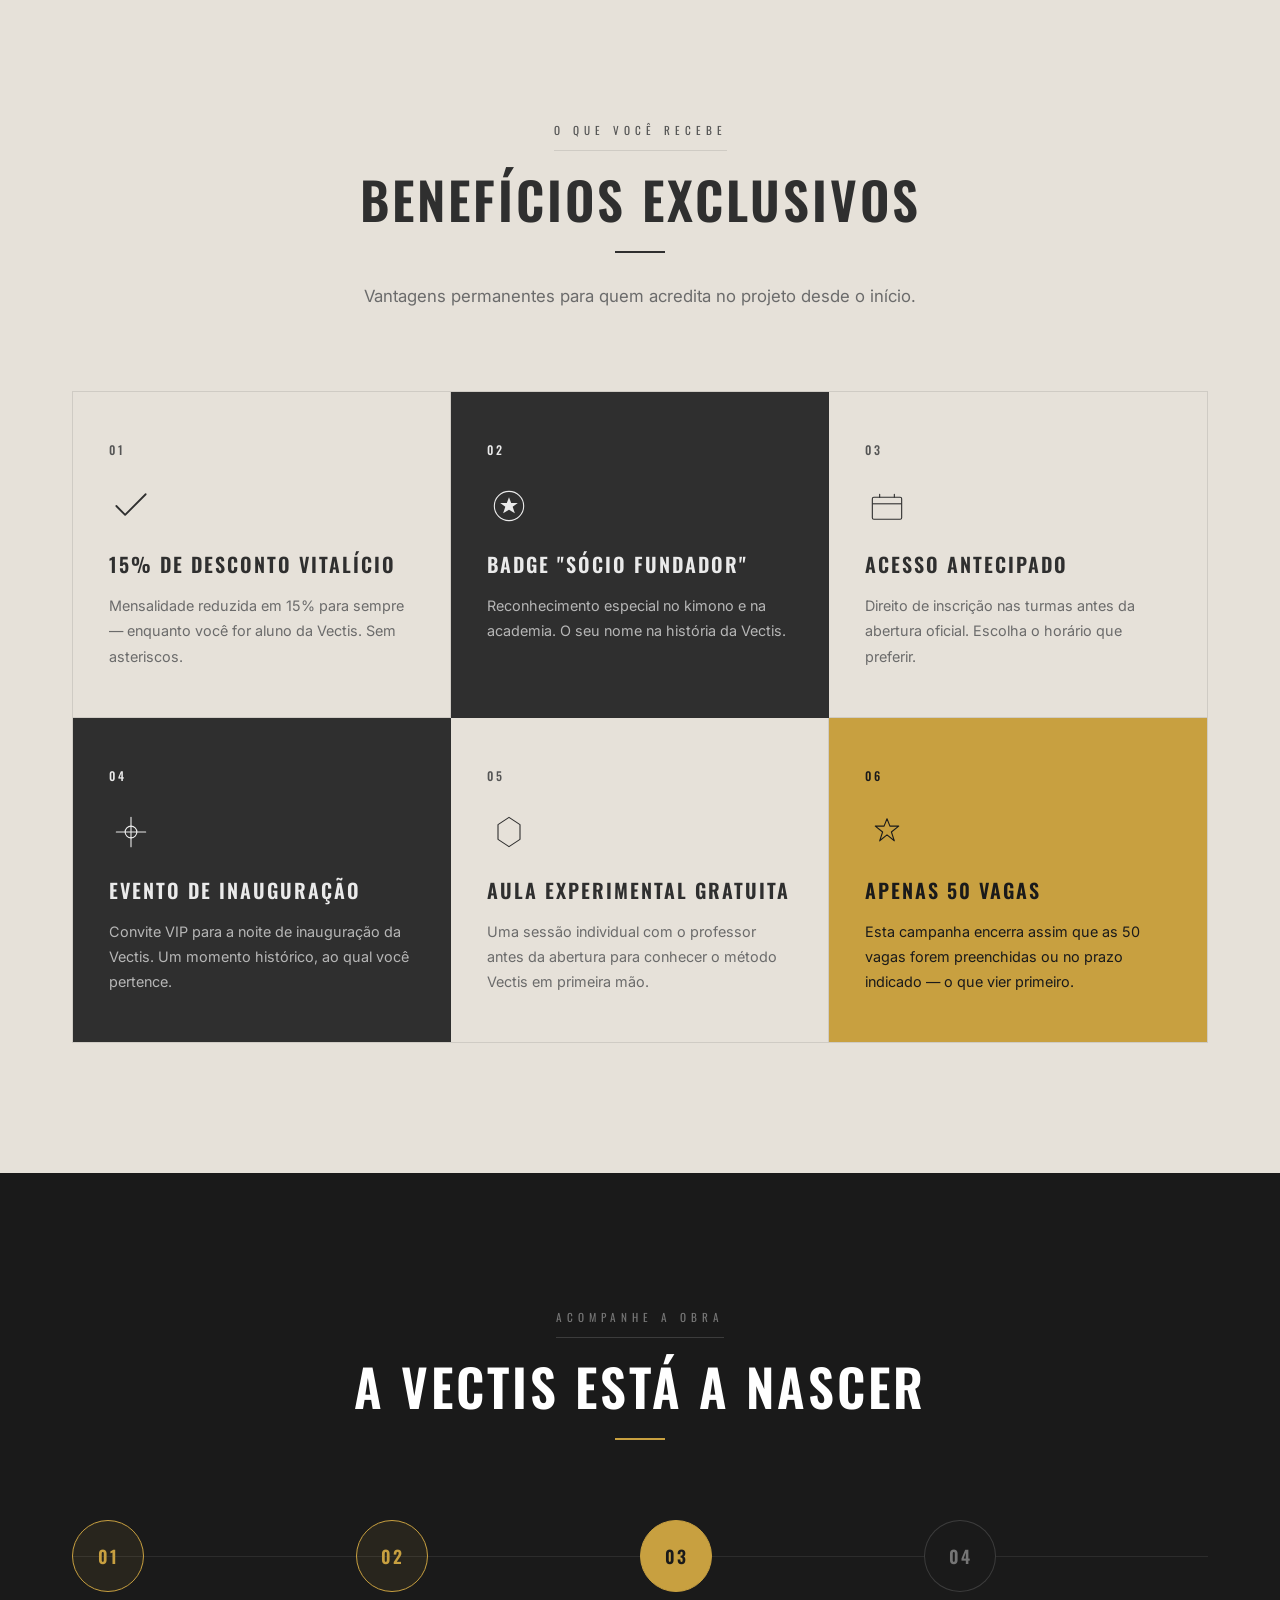
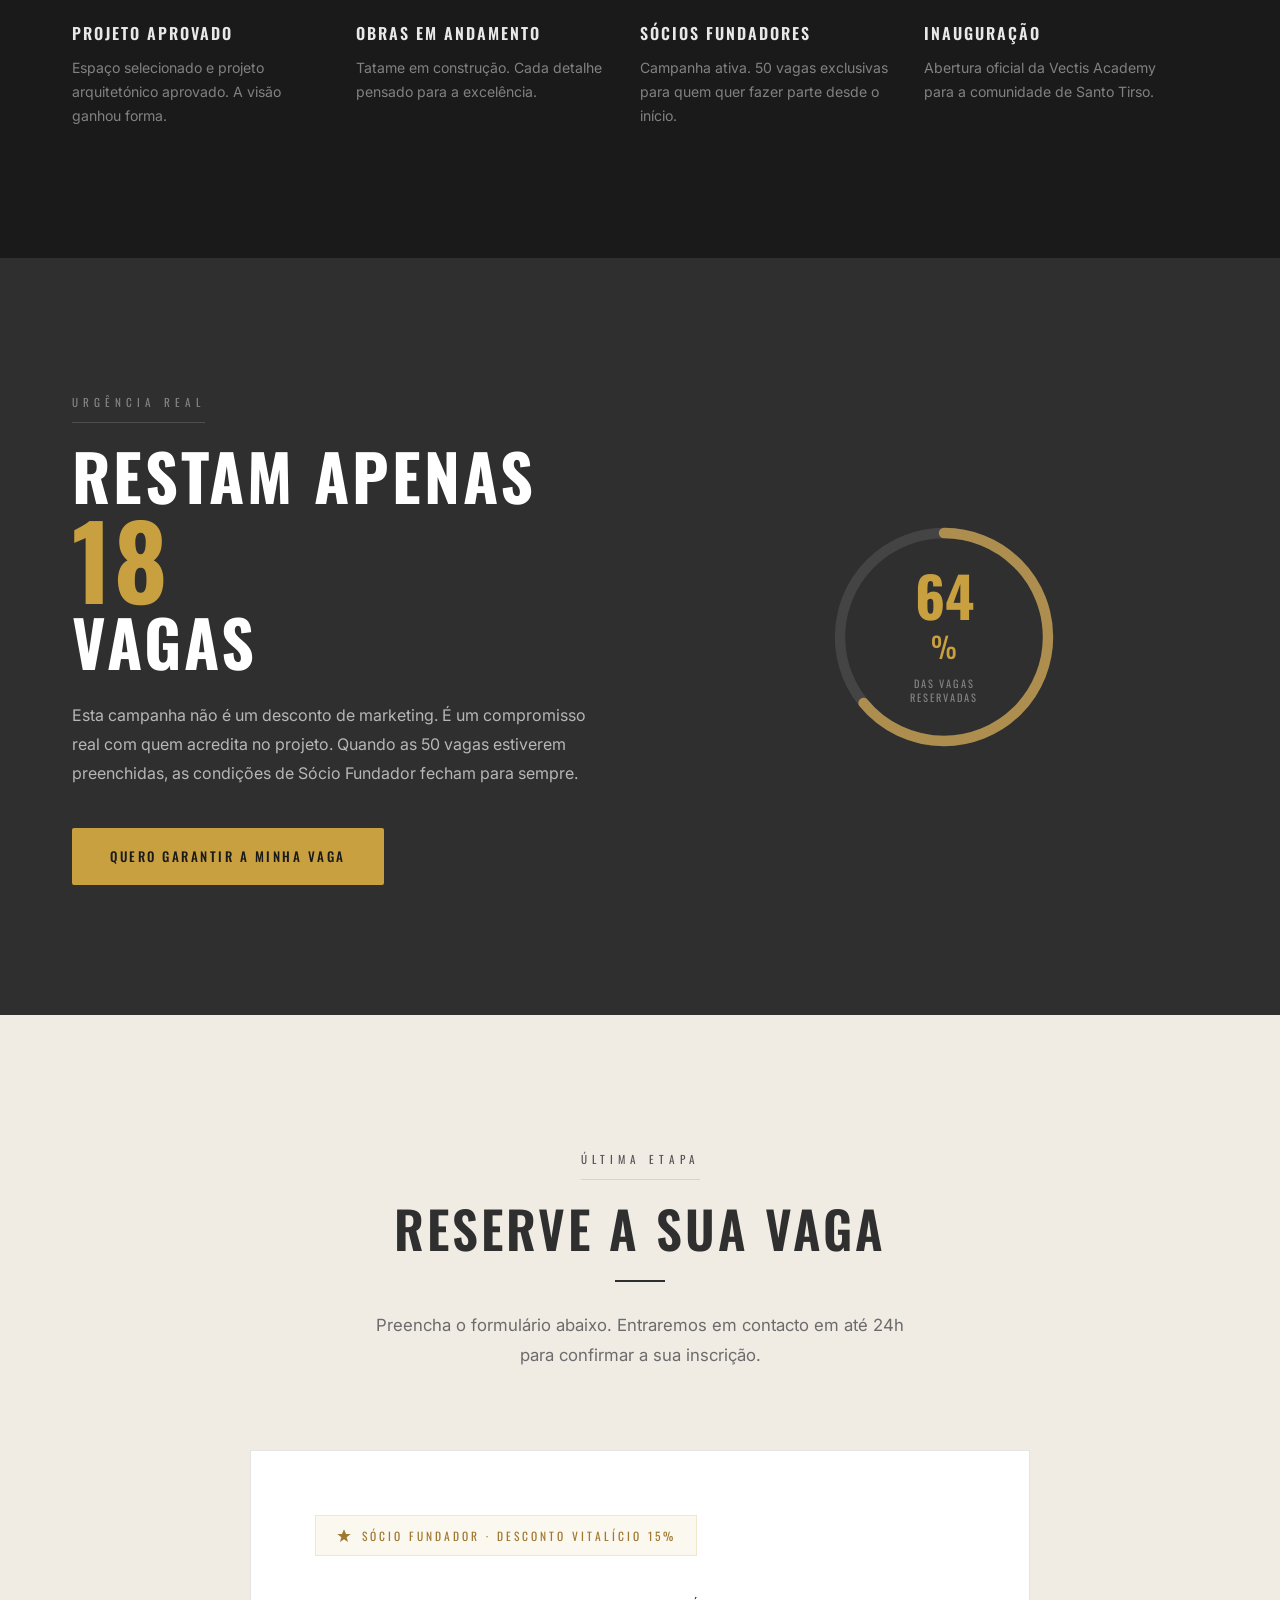
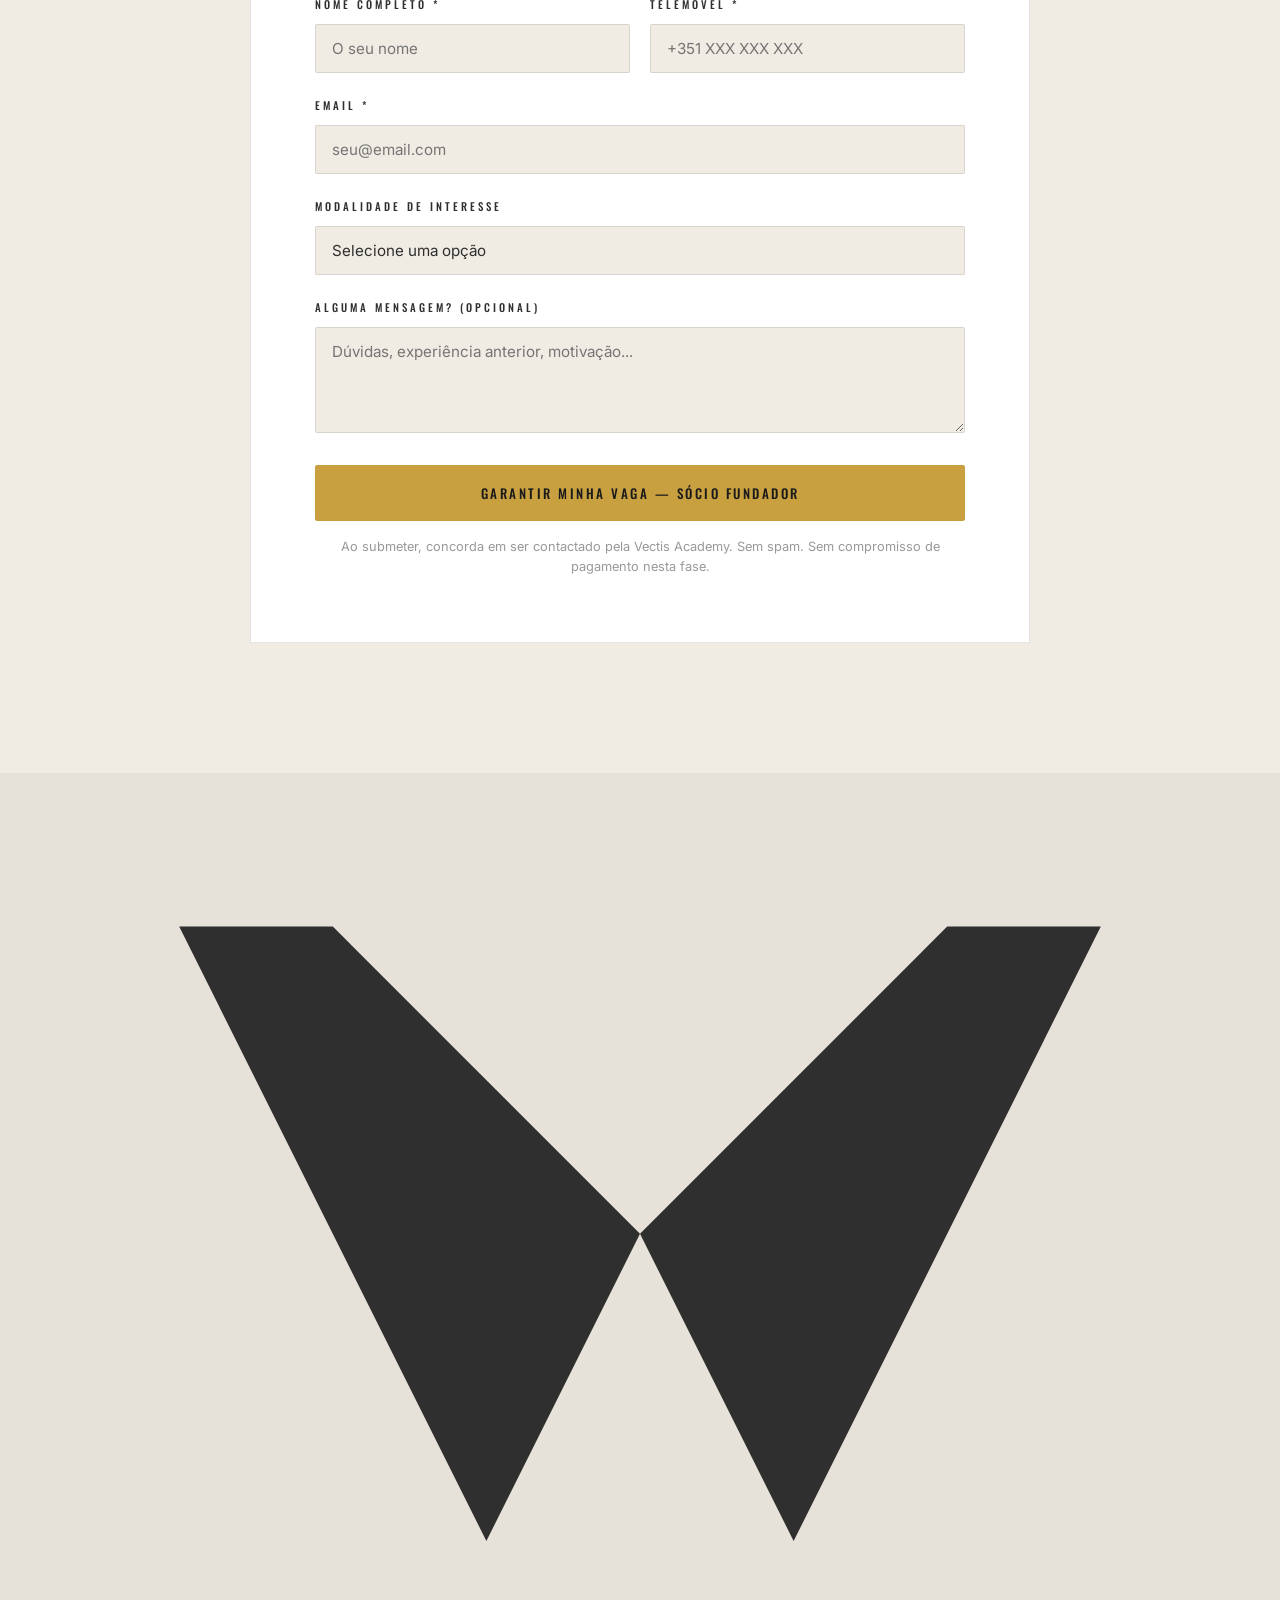
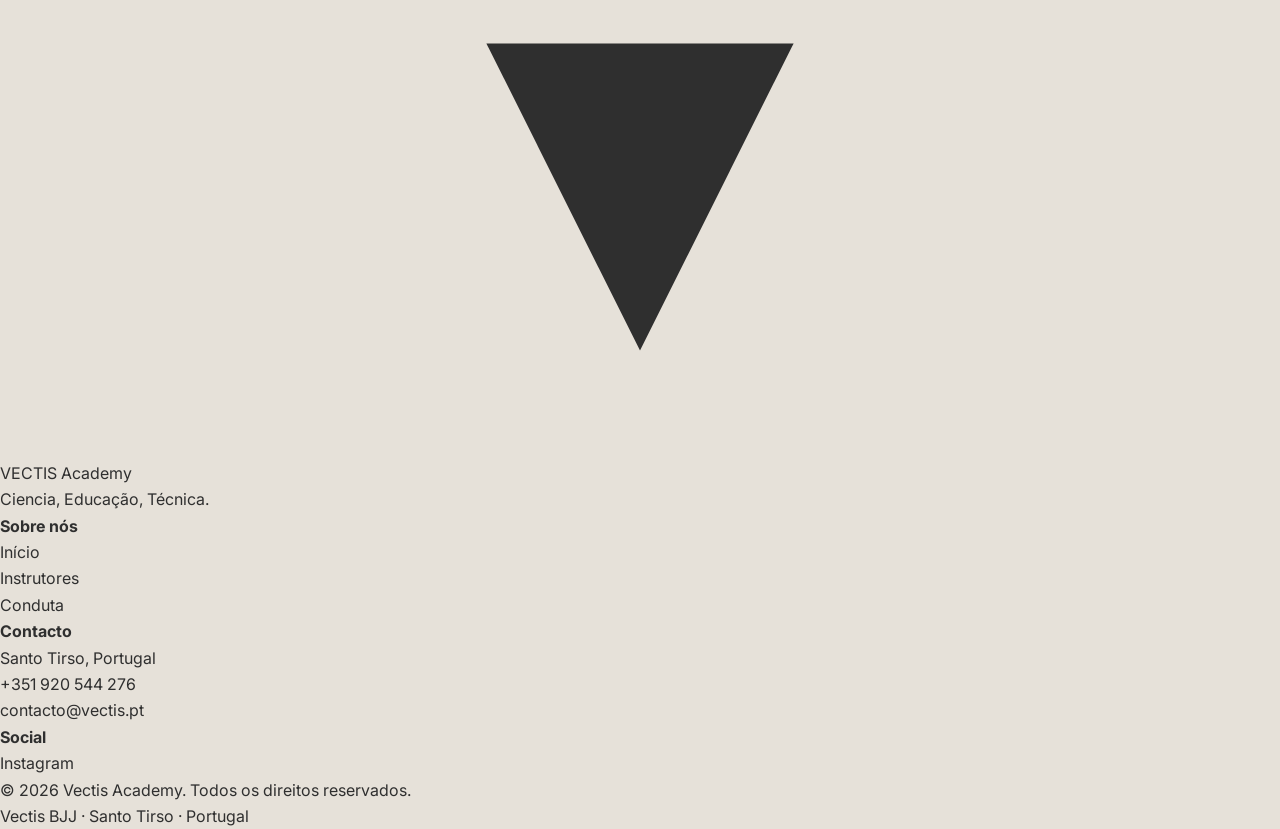
<file: socios-fundadores.html>
<!DOCTYPE html>
<html lang="pt-PT">

<head>
    <meta charset="UTF-8">
    <meta name="viewport" content="width=device-width, initial-scale=1.0">
    <title>Sócios Fundadores — VECTIS Academy</title>
    <meta name="description"
        content="Seja um dos 50 Sócios Fundadores da Vectis Academy. 15% de desconto vitalício. Vagas limitadas.">
    <link rel="preconnect" href="https://fonts.googleapis.com">
    <link rel="preconnect" href="https://fonts.gstatic.com" crossorigin>
    <link
        href="https://fonts.googleapis.com/css2?family=Oswald:wght@300;400;500;600;700&family=Inter:wght@300;400;500;600;700&display=swap"
        rel="stylesheet">
    <link rel="icon" type="image/svg+xml" href="assets/favicon.svg">
    <link rel="stylesheet" href="socios-fundadores.css">
</head>

<body>

    <!-- NAV MÍNIMA -->
    <header class="sf-header">
        <div class="sf-container">
            <a href="index.html" class="sf-logo">
                <span class="sf-logo__mark">
                    <svg viewBox="0 0 100 100" fill="none" xmlns="http://www.w3.org/2000/svg">
                        <path d="M50 92 L62 68 L38 68 Z" fill="currentColor" />
                        <path d="M14 12 L38 60 L50 36 L26 12 Z" fill="currentColor" />
                        <path d="M86 12 L62 60 L50 36 L74 12 Z" fill="currentColor" />
                    </svg>
                </span>
                <span class="sf-logo__text">VECTIS</span>
            </a>
            <a href="index.html" class="sf-back">← Site Oficial</a>
        </div>
    </header>

    <!-- HERO -->
    <section class="sf-hero" id="inicio">
        <div class="sf-hero__bg"></div>
        <div class="sf-hero__particles" id="particles"></div>
        <div class="sf-hero__overlay"></div>

        <div class="sf-container sf-hero__inner">
            <div class="sf-hero__badge">
                <span class="sf-badge__dot"></span>
                <span>Santo Tirso · Portugal · 2026</span>
            </div>

            <h1 class="sf-hero__title">
                Sócios<br><em>Fundadores</em>
            </h1>

            <p class="sf-hero__subtitle">
                A Vectis está a nascer. Antes de abrirmos as portas,<br>
                reservamos <strong>poucos lugares</strong> para quem quer fazer parte da história.
            </p>

            <div class="sf-hero__vagas">
                <div class="sf-vagas__bar">
                    <div class="sf-vagas__fill" id="vagasFill"></div>
                </div>
                <div class="sf-vagas__info">
                    <span class="sf-vagas__used"><span id="vagasUsadas">32</span> vagas reservadas</span>
                    <span class="sf-vagas__left"><span id="vagasRestantes">18</span> de 50 restantes</span>
                </div>
            </div>

            <div class="sf-hero__cta-wrap">
                <a href="#inscricao" class="sf-btn sf-btn--gold">Garantir Minha Vaga</a>
                <a href="#beneficios" class="sf-btn sf-btn--ghost">Ver Benefícios</a>
            </div>

            <!-- COUNTDOWN -->
            <div class="sf-countdown" id="countdown">
                <div class="sf-countdown__label">Encerramento das inscrições em:</div>
                <div class="sf-countdown__timer">
                    <div class="sf-countdown__unit">
                        <span class="sf-countdown__num" id="cdDias">30</span>
                        <span class="sf-countdown__sub">Dias</span>
                    </div>
                    <span class="sf-countdown__sep">:</span>
                    <div class="sf-countdown__unit">
                        <span class="sf-countdown__num" id="cdHoras">00</span>
                        <span class="sf-countdown__sub">Horas</span>
                    </div>
                    <span class="sf-countdown__sep">:</span>
                    <div class="sf-countdown__unit">
                        <span class="sf-countdown__num" id="cdMin">00</span>
                        <span class="sf-countdown__sub">Min</span>
                    </div>
                    <span class="sf-countdown__sep">:</span>
                    <div class="sf-countdown__unit">
                        <span class="sf-countdown__num" id="cdSec">00</span>
                        <span class="sf-countdown__sub">Seg</span>
                    </div>
                </div>
            </div>
        </div>

        <div class="sf-hero__scroll">
            <div class="sf-hero__scroll-line"></div>
        </div>
    </section>

    <!-- MANIFESTO -->
    <section class="sf-manifesto">
        <div class="sf-container">
            <div class="sf-manifesto__inner">
                <span class="sf-manifesto__tag">Por que existimos</span>
                <blockquote class="sf-manifesto__quote">
                    "A Vectis não nasce de um negócio.<br>
                    Nasce de uma convicção: que o tatame <em>transforma vidas</em>.<br>
                    E queremos que você faça parte disso desde o primeiro dia."
                </blockquote>
                <div class="sf-manifesto__divider"></div>
            </div>
        </div>
    </section>

    <!-- BENEFÍCIOS -->
    <section class="sf-beneficios" id="beneficios">
        <div class="sf-container">
            <div class="sf-section-header">
                <span class="sf-section-tag">O que você recebe</span>
                <h2 class="sf-section-title">Benefícios Exclusivos</h2>
                <div class="sf-section-divider"></div>
                <p class="sf-section-desc">Vantagens permanentes para quem acredita no projeto desde o início.</p>
            </div>

            <div class="sf-benefits-grid">
                <div class="sf-benefit">
                    <div class="sf-benefit__num">01</div>
                    <div class="sf-benefit__icon">
                        <svg viewBox="0 0 60 60" fill="none">
                            <path d="M10 30 L22 42 L50 14" stroke="currentColor" stroke-width="2.5"
                                stroke-linecap="round" stroke-linejoin="round" />
                        </svg>
                    </div>
                    <h3 class="sf-benefit__title">15% de Desconto Vitalício</h3>
                    <p class="sf-benefit__text">Mensalidade reduzida em 15% para sempre — enquanto você for aluno da
                        Vectis. Sem asteriscos.</p>
                </div>

                <div class="sf-benefit sf-benefit--dark">
                    <div class="sf-benefit__num">02</div>
                    <div class="sf-benefit__icon">
                        <svg viewBox="0 0 60 60" fill="none">
                            <circle cx="30" cy="30" r="20" stroke="currentColor" stroke-width="1.5" />
                            <path d="M30 18 L33 26 L42 26 L35 31 L38 40 L30 35 L22 40 L25 31 L18 26 L27 26 Z"
                                fill="currentColor" />
                        </svg>
                    </div>
                    <h3 class="sf-benefit__title">Badge "Sócio Fundador"</h3>
                    <p class="sf-benefit__text">Reconhecimento especial no kimono e na academia. O seu nome na história
                        da Vectis.</p>
                </div>

                <div class="sf-benefit">
                    <div class="sf-benefit__num">03</div>
                    <div class="sf-benefit__icon">
                        <svg viewBox="0 0 60 60" fill="none">
                            <rect x="10" y="18" width="40" height="30" rx="2" stroke="currentColor"
                                stroke-width="1.5" />
                            <path d="M20 18 L20 14 M40 18 L40 14" stroke="currentColor" stroke-width="1.5"
                                stroke-linecap="round" />
                            <path d="M10 27 L50 27" stroke="currentColor" stroke-width="1.5" />
                        </svg>
                    </div>
                    <h3 class="sf-benefit__title">Acesso Antecipado</h3>
                    <p class="sf-benefit__text">Direito de inscrição nas turmas antes da abertura oficial. Escolha o
                        horário que preferir.</p>
                </div>

                <div class="sf-benefit sf-benefit--dark">
                    <div class="sf-benefit__num">04</div>
                    <div class="sf-benefit__icon">
                        <svg viewBox="0 0 60 60" fill="none">
                            <path d="M30 10 L30 50 M10 30 L50 30" stroke="currentColor" stroke-width="1.5"
                                stroke-linecap="round" />
                            <circle cx="30" cy="30" r="8" stroke="currentColor" stroke-width="1.5" />
                        </svg>
                    </div>
                    <h3 class="sf-benefit__title">Evento de Inauguração</h3>
                    <p class="sf-benefit__text">Convite VIP para a noite de inauguração da Vectis. Um momento histórico,
                        ao qual você pertence.</p>
                </div>

                <div class="sf-benefit">
                    <div class="sf-benefit__num">05</div>
                    <div class="sf-benefit__icon">
                        <svg viewBox="0 0 60 60" fill="none">
                            <path d="M15 20 L30 10 L45 20 L45 40 L30 50 L15 40 Z" stroke="currentColor"
                                stroke-width="1.5" stroke-linejoin="round" />
                        </svg>
                    </div>
                    <h3 class="sf-benefit__title">Aula Experimental Gratuita</h3>
                    <p class="sf-benefit__text">Uma sessão individual com o professor antes da abertura para conhecer o
                        método Vectis em primeira mão.</p>
                </div>

                <div class="sf-benefit sf-benefit--gold">
                    <div class="sf-benefit__num">06</div>
                    <div class="sf-benefit__icon">
                        <svg viewBox="0 0 60 60" fill="none">
                            <path d="M30 12 L34 22 L46 22 L36 30 L40 42 L30 34 L20 42 L24 30 L14 22 L26 22 Z"
                                stroke="currentColor" stroke-width="1.5" stroke-linejoin="round" />
                        </svg>
                    </div>
                    <h3 class="sf-benefit__title">Apenas 50 Vagas</h3>
                    <p class="sf-benefit__text">Esta campanha encerra assim que as 50 vagas forem preenchidas ou no
                        prazo indicado — o que vier primeiro.</p>
                </div>
            </div>
        </div>
    </section>

    <!-- TIMELINE OBRA -->
    <section class="sf-timeline">
        <div class="sf-container">
            <div class="sf-section-header sf-section-header--light">
                <span class="sf-section-tag">Acompanhe a obra</span>
                <h2 class="sf-section-title">A Vectis está a nascer</h2>
                <div class="sf-section-divider"></div>
            </div>

            <div class="sf-timeline__steps">
                <div class="sf-step sf-step--done">
                    <div class="sf-step__num">01</div>
                    <div class="sf-step__content">
                        <h4>Projeto Aprovado</h4>
                        <p>Espaço selecionado e projeto arquitetónico aprovado. A visão ganhou forma.</p>
                    </div>
                </div>
                <div class="sf-step sf-step--done">
                    <div class="sf-step__num">02</div>
                    <div class="sf-step__content">
                        <h4>Obras em Andamento</h4>
                        <p>Tatame em construção. Cada detalhe pensado para a excelência.</p>
                    </div>
                </div>
                <div class="sf-step sf-step--active">
                    <div class="sf-step__num">03</div>
                    <div class="sf-step__content">
                        <h4>Sócios Fundadores</h4>
                        <p>Campanha ativa. 50 vagas exclusivas para quem quer fazer parte desde o início.</p>
                    </div>
                </div>
                <div class="sf-step">
                    <div class="sf-step__num">04</div>
                    <div class="sf-step__content">
                        <h4>Inauguração</h4>
                        <p>Abertura oficial da Vectis Academy para a comunidade de Santo Tirso.</p>
                    </div>
                </div>
            </div>
        </div>
    </section>

    <!-- ESCASSEZ -->
    <section class="sf-escassez">
        <div class="sf-container">
            <div class="sf-escassez__inner">
                <div class="sf-escassez__left">
                    <span class="sf-section-tag">Urgência real</span>
                    <h2 class="sf-escassez__title">Restam apenas<br><em id="vagasRestantes2">18</em> vagas</h2>
                    <p class="sf-escassez__text">
                        Esta campanha não é um desconto de marketing. É um compromisso real com quem acredita no
                        projeto. Quando as 50 vagas estiverem preenchidas, as condições de Sócio Fundador fecham para
                        sempre.
                    </p>
                    <a href="#inscricao" class="sf-btn sf-btn--gold">Quero Garantir a Minha Vaga</a>
                </div>
                <div class="sf-escassez__right">
                    <div class="sf-escassez__circle">
                        <svg viewBox="0 0 200 200" class="sf-circle-svg">
                            <circle cx="100" cy="100" r="80" fill="none" stroke="rgba(255,255,255,0.1)"
                                stroke-width="8" />
                            <circle cx="100" cy="100" r="80" fill="none" stroke="rgba(200,160,80,0.8)" stroke-width="8"
                                stroke-dasharray="503" stroke-dashoffset="92" stroke-linecap="round"
                                transform="rotate(-90 100 100)" id="progressCircle" />
                        </svg>
                        <div class="sf-escassez__pct">
                            <span id="pctNum">64</span><span>%</span>
                            <small>das vagas<br>reservadas</small>
                        </div>
                    </div>
                </div>
            </div>
        </div>
    </section>

    <!-- FORMULÁRIO -->
    <section class="sf-form-section" id="inscricao">
        <div class="sf-container">
            <div class="sf-section-header">
                <span class="sf-section-tag">Última etapa</span>
                <h2 class="sf-section-title">Reserve a Sua Vaga</h2>
                <div class="sf-section-divider"></div>
                <p class="sf-section-desc">Preencha o formulário abaixo. Entraremos em contacto em até 24h para
                    confirmar
                    a sua inscrição.</p>
            </div>

            <div class="sf-form-wrap">
                <div class="sf-form-badge">
                    <svg viewBox="0 0 24 24" fill="none">
                        <path d="M12 2L15 9H22L16 14L18 21L12 17L6 21L8 14L2 9H9Z" fill="currentColor" />
                    </svg>
                    Sócio Fundador · Desconto Vitalício 15%
                </div>

                <form class="sf-form" id="sfForm">
                    <div class="sf-form__row">
                        <div class="sf-form__group">
                            <label for="sf-nome">Nome Completo *</label>
                            <input type="text" id="sf-nome" name="nome" placeholder="O seu nome" required>
                        </div>
                        <div class="sf-form__group">
                            <label for="sf-telefone">Telemóvel *</label>
                            <input type="tel" id="sf-telefone" name="telefone" placeholder="+351 XXX XXX XXX" required>
                        </div>
                    </div>
                    <div class="sf-form__group">
                        <label for="sf-email">Email *</label>
                        <input type="email" id="sf-email" name="email" placeholder="seu@email.com" required>
                    </div>
                    <div class="sf-form__group">
                        <label for="sf-modalidade">Modalidade de Interesse</label>
                        <select id="sf-modalidade" name="modalidade">
                            <option value="">Selecione uma opção</option>
                            <option value="infantil">Aulas Infantis — Crianças &amp; Jovens</option>
                            <option value="adulto">Aulas para Adultos — Iniciantes &amp; Avançados</option>
                            <option value="ambos">Ambos / Não sei ainda</option>
                        </select>
                    </div>
                    <div class="sf-form__group">
                        <label for="sf-msg">Alguma mensagem? (opcional)</label>
                        <textarea id="sf-msg" name="mensagem" rows="4"
                            placeholder="Dúvidas, experiência anterior, motivação..."></textarea>
                    </div>
                    <button type="submit" class="sf-btn sf-btn--gold sf-btn--block" id="sfSubmitBtn">
                        <span id="sfBtnText">Garantir Minha Vaga — Sócio Fundador</span>
                    </button>
                    <p class="sf-form__disclaimer">Ao submeter, concorda em ser contactado pela Vectis Academy. Sem
                        spam. Sem compromisso de pagamento nesta fase.</p>
                </form>

                <div class="sf-form-success" id="sfSuccess">
                    <div class="sf-success__icon">
                        <svg viewBox="0 0 60 60" fill="none">
                            <circle cx="30" cy="30" r="28" stroke="currentColor" stroke-width="2" />
                            <path d="M16 30 L25 39 L44 20" stroke="currentColor" stroke-width="2.5"
                                stroke-linecap="round" stroke-linejoin="round" />
                        </svg>
                    </div>
                    <h3>Inscrição Recebida!</h3>
                    <p>Obrigado, <strong id="sfSuccessName"></strong>! A nossa equipa entrará em contacto em breve para
                        confirmar a sua vaga de Sócio Fundador.</p>
                    <p class="sf-success__tag">VECTIS — Disciplina. Técnica. Caráter.</p>
                </div>
            </div>
        </div>
    </section>

    <!-- FOOTER -->
    <footer class="footer">
        <div class="container">
            <div class="footer__top">
                <div class="footer__brand">
                    <div class="footer__logo">
                        <svg viewBox="0 0 100 100" fill="none" xmlns="http://www.w3.org/2000/svg">
                            <path d="M50 92 L62 68 L38 68 Z" fill="currentColor" />
                            <path d="M14 12 L38 60 L50 36 L26 12 Z" fill="currentColor" />
                            <path d="M86 12 L62 60 L50 36 L74 12 Z" fill="currentColor" />
                        </svg>
                        <div>
                            <span class="footer__logo-text">VECTIS</span>
                            <span class="footer__logo-sub">Academy</span>
                        </div>
                    </div>
                    <p class="footer__tagline">Ciencia, Educação, Técnica.</p>
                </div>
                <div class="footer__col">
                    <h4>Sobre nós</h4>
                    <ul>
                        <li><a href="/index.html">Início</a></li>
                        <li><a href="instrutores.html">Instrutores</a></li>
                        <li><a href="conduta.html">Conduta</a></li>
                    </ul>
                </div>
                <div class="footer__col">
                    <h4>Contacto</h4>
                    <ul>
                        <li>Santo Tirso, Portugal</li>
                        <li>+351 920 544 276</li>
                        <li>contacto@vectis.pt</li>
                    </ul>
                </div>
                <div class="footer__col">
                    <h4>Social</h4>
                    <ul>
                        <li><a href="https://www.instagram.com/vectis.bjj/">Instagram</a></li>
                    </ul>
                </div>
            </div>
            <div class="footer__bottom">
                <p>&copy; 2026 Vectis Academy. Todos os direitos reservados.</p>
                <p>Vectis BJJ · Santo Tirso · Portugal</p>
            </div>
        </div>
    </footer>

    <!-- WhatsApp Float -->
    <a href="https://wa.me/351000000000" target="_blank" class="sf-whatsapp" aria-label="WhatsApp">
        <svg viewBox="0 0 32 32" fill="currentColor">
            <path
                d="M16.001 3C9.373 3 4 8.373 4 15c0 2.382.69 4.6 1.876 6.477L4 29l7.692-1.84A11.94 11.94 0 0016 27c6.627 0 12-5.373 12-12S22.628 3 16.001 3zm0 21.818c-1.85 0-3.582-.518-5.057-1.41l-.362-.215-4.564 1.092 1.114-4.448-.236-.376A9.778 9.778 0 016.182 15c0-5.418 4.4-9.818 9.818-9.818 5.42 0 9.819 4.4 9.819 9.818 0 5.42-4.4 9.818-9.819 9.818zm5.604-7.36c-.307-.154-1.815-.895-2.096-.998-.281-.103-.486-.154-.69.154-.205.307-.793.998-.972 1.203-.179.205-.358.231-.665.077-.307-.154-1.295-.477-2.466-1.521-.911-.812-1.527-1.815-1.706-2.122-.179-.307-.019-.473.135-.626.139-.138.307-.358.461-.537.154-.179.205-.307.307-.512.103-.205.051-.384-.026-.538-.077-.154-.69-1.665-.946-2.28-.249-.598-.502-.517-.69-.527l-.589-.011a1.13 1.13 0 00-.819.384c-.282.307-1.075 1.05-1.075 2.561s1.1 2.971 1.254 3.176c.154.205 2.165 3.305 5.244 4.633.733.317 1.305.506 1.751.647.736.234 1.405.201 1.934.122.59-.088 1.815-.741 2.071-1.457.256-.716.256-1.33.179-1.457-.077-.128-.281-.205-.589-.358z" />
        </svg>
    </a>

    <script src="socios-fundadores.js"></script>
</body>

</html>
</file>
<file: styles.css>
/* ============================================
   VECTIS MARTIAL ACADEMY - Stylesheet Final
   ============================================ */

/* ===== VARIÁVEIS ===== */
:root {
    --color-gunmetal: #2F2F2F;
    --color-gunmetal-deep: #1f1f1f;
    --color-steel: #555555;
    --color-steel-light: #7a7a7a;
    --color-stone: #E6E1D9;
    --color-stone-light: #f0ece4;
    --color-stone-dark: #d4cec3;
    --color-bronze: #8C6A3E;
    --color-white: #ffffff;
    --color-text: #2F2F2F;
    --color-text-light: #6b6b6b;
    --color-border: rgba(47, 47, 47, 0.12);

    --font-display: 'Oswald', sans-serif;
    --font-body: 'Inter', sans-serif;

    --transition: 0.3s cubic-bezier(0.4, 0, 0.2, 1);
    --transition-slow: 0.6s cubic-bezier(0.4, 0, 0.2, 1);

    --shadow-sm: 0 2px 8px rgba(0, 0, 0, 0.06);
    --shadow-md: 0 8px 24px rgba(0, 0, 0, 0.10);
    --shadow-lg: 0 20px 50px rgba(0, 0, 0, 0.15);
}

/* ===== RESET ===== */
* {
    margin: 0;
    padding: 0;
    box-sizing: border-box;
}

html {
    scroll-behavior: smooth;
    scroll-padding-top: 80px;
}

body {
    font-family: var(--font-body);
    color: var(--color-text);
    line-height: 1.65;
    background: var(--color-stone);
    overflow-x: hidden;
    -webkit-font-smoothing: antialiased;
    -moz-osx-font-smoothing: grayscale;
}

img {
    max-width: 100%;
    display: block;
}

a {
    text-decoration: none;
    color: inherit;
}

ul {
    list-style: none;
}

button {
    cursor: pointer;
    border: none;
    font-family: inherit;
}

.container {
    width: 100%;
    max-width: 1280px;
    margin: 0 auto;
    padding: 0 32px;
}

h1,
h2,
h3,
h4,
h5 {
    font-family: var(--font-display);
    font-weight: 600;
    letter-spacing: 1px;
    line-height: 1.1;
    color: var(--color-gunmetal);
}

/* ===== BOTÕES ===== */
.btn {
    display: inline-flex;
    align-items: center;
    justify-content: center;
    padding: 16px 36px;
    font-family: var(--font-display);
    font-weight: 500;
    font-size: 0.85rem;
    letter-spacing: 2.5px;
    text-transform: uppercase;
    transition: all var(--transition);
    border: 1px solid transparent;
    cursor: pointer;
    border-radius: 2px;
    position: relative;
    overflow: hidden;
}

.btn--primary {
    background: var(--color-gunmetal);
    color: var(--color-white);
    border-color: var(--color-gunmetal);
}

.btn--primary:hover {
    background: var(--color-steel);
    border-color: var(--color-steel);
    transform: translateY(-2px);
    box-shadow: var(--shadow-md);
}

.btn--secondary {
    background: transparent;
    color: var(--color-gunmetal);
    border-color: var(--color-gunmetal);
}

.btn--secondary:hover {
    background: var(--color-gunmetal);
    color: var(--color-white);
}

.btn--large {
    padding: 20px 48px;
    font-size: 0.95rem;
}

.btn--block {
    width: 100%;
}

/* ===== HEADER ===== */
.header {
    position: fixed;
    top: 0;
    left: 0;
    right: 0;
    z-index: 1000;
    background: rgba(230, 225, 217, 0.92);
    backdrop-filter: blur(12px);
    transition: all var(--transition);
    border-bottom: 1px solid var(--color-border);
}

.header.scrolled {
    background: rgba(230, 225, 217, 0.98);
    box-shadow: var(--shadow-sm);
}

.nav {
    display: flex;
    justify-content: space-between;
    align-items: center;
    height: 80px;
    gap: 30px;
}

.nav__logo {
    display: flex;
    align-items: center;
    gap: 12px;
    color: var(--color-gunmetal);
}

.nav__logo-mark {
    width: 32px;
    height: 32px;
    color: var(--color-gunmetal);
}

.nav__logo-mark svg {
    width: 100%;
    height: 100%;
}

.nav__logo-text {
    font-family: var(--font-display);
    font-size: 1.4rem;
    font-weight: 700;
    letter-spacing: 4px;
    color: var(--color-gunmetal);
}

.nav__menu {
    display: flex;
    gap: 38px;
    margin-left: auto;
    margin-right: 30px;
}

.nav__link {
    color: var(--color-gunmetal);
    font-family: var(--font-display);
    font-size: 0.78rem;
    font-weight: 400;
    letter-spacing: 2.5px;
    text-transform: uppercase;
    position: relative;
    padding: 8px 0;
    transition: color var(--transition);
}

.nav__link::after {
    content: '';
    position: absolute;
    bottom: 0;
    left: 0;
    width: 0;
    height: 1px;
    background: var(--color-gunmetal);
    transition: width var(--transition);
}

.nav__link:hover::after,
.nav__link.active::after {
    width: 100%;
}

.nav__cta {
    display: inline-flex;
    align-items: center;
    padding: 12px 24px;
    background: var(--color-gunmetal);
    color: var(--color-white);
    font-family: var(--font-display);
    font-size: 0.75rem;
    font-weight: 500;
    letter-spacing: 2px;
    text-transform: uppercase;
    border-radius: 2px;
    transition: all var(--transition);
}

.nav__cta:hover {
    background: var(--color-steel);
    transform: translateY(-2px);
}

.nav__toggle {
    display: none;
    flex-direction: column;
    gap: 5px;
    cursor: pointer;
}

.nav__toggle span {
    width: 28px;
    height: 2px;
    background: var(--color-gunmetal);
    transition: var(--transition);
}

/* ===== HERO ===== */
.hero {
    position: relative;
    min-height: 100vh;
    display: flex;
    align-items: center;
    background: var(--color-gunmetal);
    color: var(--color-white);
    overflow: hidden;
    padding-top: 80px;
}

.hero__bg {
    position: absolute;
    inset: 0;
    background: linear-gradient(135deg, var(--color-gunmetal-deep) 0%, var(--color-gunmetal) 100%);
}

.hero__bg::before {
    content: '';
    position: absolute;
    inset: 0;
    background-image: radial-gradient(rgba(255, 255, 255, 0.04) 1px, transparent 1px);
    background-size: 30px 30px;
    opacity: 0.6;
}

/* Padrão sutil de triângulos (V) no fundo */
.hero__bg::after {
    content: '';
    position: absolute;
    inset: 0;
    background-image: url("data:image/svg+xml,%3Csvg xmlns='http://www.w3.org/2000/svg' width='200' height='200' viewBox='0 0 200 200'%3E%3Cpath d='M100 160 L130 110 L70 110 Z' fill='none' stroke='rgba(255,255,255,0.025)' stroke-width='1'/%3E%3Cpath d='M40 40 L70 90 L100 40 Z' fill='none' stroke='rgba(255,255,255,0.025)' stroke-width='1'/%3E%3Cpath d='M160 40 L130 90 L100 40 Z' fill='none' stroke='rgba(255,255,255,0.025)' stroke-width='1'/%3E%3C/svg%3E");
    background-size: 200px 200px;
    pointer-events: none;
}

.hero__grid-pattern {
    position: absolute;
    inset: 0;
    background-image:
        linear-gradient(rgba(255, 255, 255, 0.025) 1px, transparent 1px),
        linear-gradient(90deg, rgba(255, 255, 255, 0.025) 1px, transparent 1px);
    background-size: 80px 80px;
    pointer-events: none;
}

.hero__lines {
    position: absolute;
    inset: 0;
    display: flex;
    justify-content: space-between;
    padding: 0 8%;
    pointer-events: none;
}

.hero__line {
    width: 1px;
    height: 100%;
    background: linear-gradient(to bottom, transparent 0%, rgba(255, 255, 255, 0.08) 50%, transparent 100%);
}

.hero__container {
    display: grid;
    grid-template-columns: 1.3fr 1fr;
    gap: 80px;
    align-items: center;
    position: relative;
    z-index: 1;
}

.hero__content {
    animation: fadeInUp 1s ease;
}

.hero__badge {
    display: inline-flex;
    align-items: center;
    gap: 14px;
    font-family: var(--font-display);
    font-size: 0.72rem;
    letter-spacing: 4px;
    text-transform: uppercase;
    color: rgba(255, 255, 255, 0.6);
    margin-bottom: 36px;
    font-weight: 400;
}

.hero__badge-line {
    width: 50px;
    height: 1px;
    background: rgba(255, 255, 255, 0.4);
}

.hero__title {
    font-family: var(--font-display);
    font-size: clamp(4.5rem, 12vw, 9.5rem);
    font-weight: 700;
    letter-spacing: clamp(8px, 2vw, 18px);
    line-height: 0.95;
    margin-bottom: 24px;
    color: var(--color-white);
    text-transform: uppercase;
}

.hero__subtitle-row {
    display: flex;
    align-items: center;
    gap: 20px;
    margin-bottom: 36px;
}

.hero__subtitle-line {
    flex: 0 0 50px;
    height: 1px;
    background: rgba(255, 255, 255, 0.3);
}

.hero__subtitle {
    font-family: var(--font-display);
    font-size: clamp(0.9rem, 1.4vw, 1.1rem);
    font-weight: 300;
    letter-spacing: 6px;
    text-transform: uppercase;
    color: rgba(255, 255, 255, 0.8);
}

.hero__tagline {
    font-family: var(--font-display);
    font-size: clamp(1.1rem, 1.8vw, 1.4rem);
    font-weight: 400;
    letter-spacing: 4px;
    text-transform: uppercase;
    color: var(--color-white);
    margin-bottom: 28px;
}

.hero__description {
    font-size: 1.05rem;
    line-height: 1.8;
    margin-bottom: 44px;
    color: rgba(255, 255, 255, 0.7);
    max-width: 520px;
}

.hero__buttons {
    display: flex;
    gap: 16px;
    flex-wrap: wrap;
    margin-bottom: 60px;
}

.hero .btn--secondary {
    background: transparent;
    color: var(--color-white);
    border-color: rgba(255, 255, 255, 0.4);
}

.hero .btn--secondary:hover {
    background: var(--color-white);
    color: var(--color-gunmetal);
    border-color: var(--color-white);
}

.hero__stats {
    display: flex;
    gap: 50px;
    padding-top: 40px;
    border-top: 1px solid rgba(255, 255, 255, 0.1);
}

.hero__stat {
    display: flex;
    align-items: center;
    gap: 14px;
}

.hero__stat-num {
    font-family: var(--font-display);
    font-size: 2.5rem;
    font-weight: 600;
    color: var(--color-white);
    line-height: 1;
}

.hero__stat-label {
    font-size: 0.7rem;
    letter-spacing: 2.5px;
    text-transform: uppercase;
    color: rgba(255, 255, 255, 0.5);
    line-height: 1.4;
    font-weight: 500;
}

/* ===== EMBLEMA ANIMADO COM A LOGO REAL (formato V) ===== */
.hero__emblem {
    display: flex;
    justify-content: center;
    align-items: center;
}

.emblem {
    position: relative;
    width: 460px;
    height: 460px;
    display: flex;
    align-items: center;
    justify-content: center;
    animation: float 6s ease-in-out infinite;
    transition: transform 0.4s ease-out;
}

.emblem__ring {
    position: absolute;
    border-radius: 50%;
}

.emblem__ring--outer {
    inset: 0;
    border: 1px dashed rgba(255, 255, 255, 0.12);
    animation: rotate 40s linear infinite;
}

.emblem__ring--middle {
    inset: 40px;
    border: 1px solid rgba(255, 255, 255, 0.06);
    animation: rotate 60s linear infinite reverse;
}

.emblem__logo {
    width: 70%;
    height: 70%;
    position: relative;
    z-index: 2;
    filter:
        drop-shadow(0 12px 30px rgba(0, 0, 0, 0.6)) drop-shadow(0 4px 8px rgba(0, 0, 0, 0.4));
}

.emblem__logo svg {
    width: 100%;
    height: 100%;
}


.emblem__triangle {
    transform-origin: center;
    animation: triangleGlow 4s ease-in-out infinite;
}

.emblem__triangle--bottom {
    animation-delay: 0s;
}

.emblem__triangle--left {
    animation-delay: 0.6s;
}

.emblem__triangle--right {
    animation-delay: 1.2s;
}

.emblem__corner {
    position: absolute;
    width: 36px;
    height: 36px;
    border-color: rgba(255, 255, 255, 0.4);
    transition: all var(--transition);
}

.emblem__corner--tl {
    top: 0;
    left: 0;
    border-top: 2px solid;
    border-left: 2px solid;
}

.emblem__corner--tr {
    top: 0;
    right: 0;
    border-top: 2px solid;
    border-right: 2px solid;
}

.emblem__corner--bl {
    bottom: 0;
    left: 0;
    border-bottom: 2px solid;
    border-left: 2px solid;
}

.emblem__corner--br {
    bottom: 0;
    right: 0;
    border-bottom: 2px solid;
    border-right: 2px solid;
}

.emblem:hover .emblem__corner {
    border-color: rgba(255, 255, 255, 0.7);
    width: 44px;
    height: 44px;
}

.hero__scroll {
    position: absolute;
    bottom: 30px;
    left: 50%;
    transform: translateX(-50%);
    display: flex;
    flex-direction: column;
    align-items: center;
    gap: 10px;
    color: rgba(255, 255, 255, 0.5);
    font-family: var(--font-display);
    font-size: 0.7rem;
    letter-spacing: 3px;
    text-transform: uppercase;
    z-index: 1;
}

.hero__scroll-line {
    width: 1px;
    height: 40px;
    background: rgba(255, 255, 255, 0.4);
    animation: scrollLine 2s ease-in-out infinite;
}

/* ===== MANIFESTO ===== */
.manifesto {
    padding: 120px 0;
    background: var(--color-stone);
    position: relative;
}

.manifesto__content {
    max-width: 900px;
    margin: 0 auto;
    text-align: center;
}

.manifesto__label {
    display: inline-block;
    font-family: var(--font-display);
    font-size: 0.75rem;
    letter-spacing: 5px;
    text-transform: uppercase;
    color: var(--color-steel);
    margin-bottom: 32px;
    padding-bottom: 12px;
    border-bottom: 1px solid var(--color-border);
}

.manifesto__text {
    font-family: var(--font-display);
    font-size: clamp(1.5rem, 3.5vw, 2.6rem);
    font-weight: 400;
    line-height: 1.4;
    color: var(--color-gunmetal);
    letter-spacing: 1px;
    margin-bottom: 40px;
}

.manifesto__text em {
    font-style: italic;
    color: var(--color-steel);
}

.manifesto__text strong {
    font-weight: 700;
    color: var(--color-gunmetal);
}

.manifesto__divider {
    width: 60px;
    height: 2px;
    background: var(--color-gunmetal);
    margin: 0 auto;
}

/* ===== PILARES ===== */
.pillars {
    padding: 100px 0;
    background: var(--color-stone-light);
    border-top: 1px solid var(--color-border);
    border-bottom: 1px solid var(--color-border);
}

.pillars__grid {
    display: grid;
    grid-template-columns: repeat(4, 1fr);
    gap: 0;
}

.pillar {
    padding: 50px 36px;
    text-align: left;
    border-right: 1px solid var(--color-border);
    transition: background var(--transition);
    position: relative;
}

.pillar:last-child {
    border-right: none;
}

.pillar:hover {
    background: var(--color-white);
}

.pillar__num {
    font-family: var(--font-display);
    font-size: 0.8rem;
    letter-spacing: 3px;
    color: var(--color-steel);
    margin-bottom: 32px;
    font-weight: 500;
}

.pillar__icon {
    width: 56px;
    height: 56px;
    color: var(--color-gunmetal);
    margin-bottom: 28px;
}

.pillar__icon svg {
    width: 100%;
    height: 100%;
}

.pillar__title {
    font-size: 1.5rem;
    font-weight: 600;
    margin-bottom: 14px;
    letter-spacing: 2px;
    text-transform: uppercase;
}

.pillar__text {
    color: var(--color-text-light);
    font-size: 0.92rem;
    line-height: 1.7;
}

/* ===== SECTION HEADER ===== */
.section__header {
    max-width: 700px;
    margin: 0 auto 80px;
    text-align: center;
}

.section__tag {
    display: inline-block;
    font-family: var(--font-display);
    font-size: 0.72rem;
    letter-spacing: 5px;
    text-transform: uppercase;
    color: var(--color-steel);
    margin-bottom: 20px;
    font-weight: 500;
    padding-bottom: 10px;
    border-bottom: 1px solid var(--color-border);
}

.section__title {
    font-family: var(--font-display);
    font-size: clamp(2.2rem, 5vw, 3.4rem);
    font-weight: 600;
    color: var(--color-gunmetal);
    margin-bottom: 24px;
    line-height: 1.1;
    letter-spacing: 3px;
    text-transform: uppercase;
}

.section__divider {
    width: 50px;
    height: 2px;
    background: var(--color-gunmetal);
    margin: 0 auto 28px;
}

.section__description {
    color: var(--color-text-light);
    font-size: 1.05rem;
    line-height: 1.8;
    max-width: 600px;
    margin: 0 auto;
}

.section__header--light .section__title {
    color: var(--color-white);
}

.section__header--light .section__tag {
    color: rgba(255, 255, 255, 0.5);
    border-color: rgba(255, 255, 255, 0.15);
}

.section__header--light .section__divider {
    background: var(--color-white);
}

.section__header--light .section__description {
    color: rgba(255, 255, 255, 0.65);
}

/* ===== SOBRE ===== */
.about {
    padding: 130px 0;
    background: var(--color-stone);
}

.about__grid {
    display: grid;
    grid-template-columns: 1fr 1fr;
    gap: 0;
    border: 1px solid var(--color-border);
}

.about__card {
    padding: 64px 56px;
    background: var(--color-white);
    transition: transform var(--transition);
    position: relative;
}

.about__card:first-child {
    border-right: 1px solid var(--color-border);
}

.about__card--dark {
    background: var(--color-gunmetal);
    color: var(--color-white);
}

.about__num {
    font-family: var(--font-display);
    font-size: 0.78rem;
    letter-spacing: 4px;
    text-transform: uppercase;
    color: var(--color-steel);
    margin-bottom: 36px;
    padding-bottom: 16px;
    border-bottom: 1px solid var(--color-border);
    font-weight: 500;
}

.about__card--dark .about__num {
    color: rgba(255, 255, 255, 0.5);
    border-bottom-color: rgba(255, 255, 255, 0.15);
}

.about__title {
    font-size: 2rem;
    font-weight: 600;
    margin-bottom: 28px;
    color: var(--color-gunmetal);
    letter-spacing: 2px;
    text-transform: uppercase;
    line-height: 1.2;
}

.about__card--dark .about__title {
    color: var(--color-white);
}

.about__text {
    font-size: 1rem;
    line-height: 1.85;
    color: var(--color-text);
}

.about__card--dark .about__text {
    color: rgba(255, 255, 255, 0.8);
}

/* ===== PRINCÍPIOS ===== */
.values {
    padding: 130px 0;
    background: var(--color-gunmetal);
    color: var(--color-white);
    position: relative;
    overflow: hidden;
}

.values::before {
    content: '';
    position: absolute;
    inset: 0;
    background-image:
        linear-gradient(rgba(255, 255, 255, 0.025) 1px, transparent 1px),
        linear-gradient(90deg, rgba(255, 255, 255, 0.025) 1px, transparent 1px);
    background-size: 80px 80px;
    pointer-events: none;
}

.values__grid {
    display: grid;
    grid-template-columns: repeat(4, 1fr);
    gap: 0;
    position: relative;
    border: 1px solid rgba(255, 255, 255, 0.1);
}

.value-card {
    padding: 40px 32px;
    background: transparent;
    border-right: 1px solid rgba(255, 255, 255, 0.08);
    border-bottom: 1px solid rgba(255, 255, 255, 0.08);
    transition: all var(--transition);
    position: relative;
}

.value-card:nth-child(4n) {
    border-right: none;
}

.value-card:nth-last-child(-n+4) {
    border-bottom: none;
}

.value-card::before {
    content: '';
    position: absolute;
    top: 0;
    left: 0;
    width: 0;
    height: 2px;
    background: var(--color-white);
    transition: width 0.5s ease;
}

.value-card:hover {
    background: rgba(255, 255, 255, 0.03);
}

.value-card:hover::before {
    width: 100%;
}

.value-card__head {
    margin-bottom: 24px;
    padding-bottom: 16px;
    border-bottom: 1px solid rgba(255, 255, 255, 0.1);
}

.value-card__num {
    font-family: var(--font-display);
    font-size: 0.85rem;
    font-weight: 500;
    color: rgba(255, 255, 255, 0.5);
    letter-spacing: 3px;
}

.value-card__title {
    font-size: 1.4rem;
    font-weight: 600;
    margin-bottom: 16px;
    color: var(--color-white);
    letter-spacing: 2px;
    text-transform: uppercase;
}

.value-card__text {
    font-size: 0.88rem;
    line-height: 1.75;
    color: rgba(255, 255, 255, 0.65);
}

/* ===== TATAMES ===== */
.mats {
    padding: 130px 0;
    background: var(--color-stone-light);
}

.mats__grid {
    display: grid;
    grid-template-columns: 1fr 1fr;
    gap: 32px;
    max-width: 1100px;
    margin: 0 auto;
}

.mat-card {
    padding: 56px 44px;
    background: var(--color-white);
    border: 1px solid var(--color-border);
    position: relative;
    transition: all var(--transition);
}

.mat-card:hover {
    transform: translateY(-6px);
    box-shadow: var(--shadow-lg);
    border-color: var(--color-gunmetal);
}

.mat-card--elite {
    background: var(--color-gunmetal);
    color: var(--color-white);
    border-color: var(--color-gunmetal);
}

.mat-card--elite:hover {
    border-color: var(--color-steel);
}

.mat-card__label {
    font-family: var(--font-display);
    font-size: 0.78rem;
    letter-spacing: 4px;
    text-transform: uppercase;
    color: var(--color-steel);
    margin-bottom: 32px;
    padding-bottom: 16px;
    border-bottom: 1px solid var(--color-border);
    font-weight: 500;
}

.mat-card--elite .mat-card__label {
    color: rgba(255, 255, 255, 0.6);
    border-bottom-color: rgba(255, 255, 255, 0.15);
}

.mat-card__title {
    font-size: 2.2rem;
    font-weight: 600;
    margin-bottom: 12px;
    color: var(--color-gunmetal);
    letter-spacing: 3px;
    text-transform: uppercase;
}

.mat-card--elite .mat-card__title {
    color: var(--color-white);
}

.mat-card__subtitle {
    font-family: var(--font-display);
    font-size: 0.85rem;
    letter-spacing: 3px;
    text-transform: uppercase;
    color: var(--color-steel);
    margin-bottom: 36px;
    font-weight: 400;
}

.mat-card--elite .mat-card__subtitle {
    color: rgba(255, 255, 255, 0.6);
}

.mat-card__list li {
    padding: 16px 0;
    border-bottom: 1px solid var(--color-border);
    position: relative;
    padding-left: 28px;
    font-size: 0.95rem;
    color: var(--color-text);
}

.mat-card--elite .mat-card__list li {
    border-bottom-color: rgba(255, 255, 255, 0.1);
    color: rgba(255, 255, 255, 0.85);
}

.mat-card__list li::before {
    content: '';
    position: absolute;
    left: 0;
    top: 50%;
    transform: translateY(-50%);
    width: 12px;
    height: 1px;
    background: var(--color-gunmetal);
}

.mat-card--elite .mat-card__list li::before {
    background: var(--color-white);
}

.mat-card__list li:last-child {
    border-bottom: none;
}

/* ===== CTA ===== */
.cta {
    padding: 140px 0;
    background: var(--color-gunmetal-deep);
    color: var(--color-white);
    text-align: center;
    position: relative;
    overflow: hidden;
}

.cta::before {
    content: '';
    position: absolute;
    inset: 0;
    background-image:
        linear-gradient(rgba(255, 255, 255, 0.02) 1px, transparent 1px),
        linear-gradient(90deg, rgba(255, 255, 255, 0.02) 1px, transparent 1px);
    background-size: 60px 60px;
}

.cta__content {
    position: relative;
    z-index: 1;
    max-width: 800px;
    margin: 0 auto;
}

.cta__label {
    display: inline-block;
    font-family: var(--font-display);
    font-size: 0.75rem;
    letter-spacing: 5px;
    text-transform: uppercase;
    color: rgba(255, 255, 255, 0.5);
    margin-bottom: 32px;
}

.cta__title {
    font-family: var(--font-display);
    font-size: clamp(2.2rem, 5.5vw, 3.6rem);
    font-weight: 600;
    margin-bottom: 28px;
    letter-spacing: 3px;
    text-transform: uppercase;
    color: var(--color-white);
    line-height: 1.15;
}

.cta__text {
    font-size: 1.1rem;
    max-width: 600px;
    margin: 0 auto 48px;
    line-height: 1.8;
    color: rgba(255, 255, 255, 0.7);
}

.cta .btn--primary {
    background: var(--color-white);
    color: var(--color-gunmetal);
    border-color: var(--color-white);
}

.cta .btn--primary:hover {
    background: var(--color-stone);
    border-color: var(--color-stone);
}

/* ===== CONTATO ===== */
.contact {
    padding: 130px 0;
    background: var(--color-stone);
}

.contact__grid {
    display: grid;
    grid-template-columns: 1fr 1.4fr;
    gap: 60px;
    max-width: 1100px;
    margin: 0 auto;
}

.contact__info {
    display: flex;
    flex-direction: column;
    gap: 24px;
}

.contact__item {
    display: flex;
    align-items: flex-start;
    gap: 24px;
    padding: 28px;
    background: var(--color-white);
    border-left: 2px solid var(--color-gunmetal);
    transition: transform var(--transition);
}

.contact__item:hover {
    transform: translateX(8px);
}

.contact__item-num {
    font-family: var(--font-display);
    font-size: 0.85rem;
    letter-spacing: 3px;
    color: var(--color-steel);
    font-weight: 500;
    padding-top: 4px;
    min-width: 30px;
}

.contact__item h4 {
    font-size: 1rem;
    color: var(--color-gunmetal);
    margin-bottom: 8px;
    letter-spacing: 2px;
    text-transform: uppercase;
    font-weight: 600;
}

.contact__item p {
    color: var(--color-text-light);
    font-size: 0.95rem;
    line-height: 1.6;
}

.contact__form {
    background: var(--color-white);
    padding: 50px;
    border: 1px solid var(--color-border);
}

.contact__form-title {
    font-size: 1.4rem;
    margin-bottom: 36px;
    color: var(--color-gunmetal);
    letter-spacing: 2px;
    text-transform: uppercase;
    padding-bottom: 16px;
    border-bottom: 1px solid var(--color-border);
}

.form__row {
    display: grid;
    grid-template-columns: 1fr 1fr;
    gap: 20px;
}

.form__group {
    margin-bottom: 24px;
}

.form__group label {
    display: block;
    font-family: var(--font-display);
    font-size: 0.72rem;
    letter-spacing: 3px;
    text-transform: uppercase;
    color: var(--color-gunmetal);
    margin-bottom: 12px;
    font-weight: 500;
}

.form__group input,
.form__group textarea {
    width: 100%;
    padding: 14px 16px;
    border: 1px solid var(--color-border);
    background: var(--color-stone-light);
    font-family: var(--font-body);
    font-size: 0.95rem;
    color: var(--color-text);
    transition: all var(--transition);
    border-radius: 2px;
}

.form__group input:focus,
.form__group textarea:focus {
    outline: none;
    border-color: var(--color-gunmetal);
    background: var(--color-white);
}

.form__group textarea {
    resize: vertical;
}

/* ===== FOOTER ===== */
.footer {
    background: var(--color-gunmetal-deep);
    color: var(--color-white);
    padding: 90px 0 30px;
}

.footer__top {
    display: grid;
    grid-template-columns: 2fr 1fr 1fr 1fr;
    gap: 60px;
    margin-bottom: 60px;
    padding-bottom: 50px;
    border-bottom: 1px solid rgba(255, 255, 255, 0.1);
}

.footer__logo {
    display: flex;
    align-items: center;
    gap: 16px;
    margin-bottom: 24px;
    color: var(--color-white);
}

.footer__logo svg {
    width: 40px;
    height: 40px;
}

.footer__logo-text {
    display: block;
    font-family: var(--font-display);
    font-size: 1.6rem;
    font-weight: 700;
    letter-spacing: 5px;
    line-height: 1;
}

.footer__logo-sub {
    display: block;
    font-family: var(--font-display);
    font-size: 0.7rem;
    letter-spacing: 3px;
    color: rgba(255, 255, 255, 0.5);
    text-transform: uppercase;
    margin-top: 4px;
}

.footer__tagline {
    font-family: var(--font-display);
    font-size: 0.85rem;
    letter-spacing: 4px;
    color: rgba(255, 255, 255, 0.6);
    text-transform: uppercase;
}

.footer__col h4 {
    font-family: var(--font-display);
    font-size: 0.8rem;
    margin-bottom: 24px;
    color: var(--color-white);
    letter-spacing: 3px;
    text-transform: uppercase;
    padding-bottom: 12px;
    border-bottom: 1px solid rgba(255, 255, 255, 0.1);
    font-weight: 500;
}

.footer__col ul li {
    margin-bottom: 14px;
    font-size: 0.9rem;
    color: rgba(255, 255, 255, 0.6);
}

.footer__col a {
    color: rgba(255, 255, 255, 0.6);
    transition: color var(--transition);
}

.footer__col a:hover {
    color: var(--color-white);
}

.footer__bottom {
    display: flex;
    justify-content: space-between;
    align-items: center;
    color: rgba(255, 255, 255, 0.4);
    font-size: 0.85rem;
    letter-spacing: 1px;
}

/* ===== WHATSAPP FLOAT ===== */
.whatsapp-float {
    position: fixed;
    bottom: 30px;
    right: 30px;
    width: 56px;
    height: 56px;
    background: var(--color-gunmetal);
    color: var(--color-white);
    display: flex;
    align-items: center;
    justify-content: center;
    border-radius: 2px;
    box-shadow: var(--shadow-lg);
    z-index: 999;
    transition: all var(--transition);
    border: 1px solid rgba(255, 255, 255, 0.1);
}

.whatsapp-float:hover {
    background: var(--color-steel);
    transform: translateY(-4px);
}

.whatsapp-float svg {
    width: 26px;
    height: 26px;
}

/* ===== ANIMAÇÕES ===== */
@keyframes fadeInUp {
    from {
        opacity: 0;
        transform: translateY(40px);
    }

    to {
        opacity: 1;
        transform: translateY(0);
    }
}

@keyframes float {

    0%,
    100% {
        transform: translateY(0);
    }

    50% {
        transform: translateY(-15px);
    }
}

@keyframes rotate {
    from {
        transform: rotate(0deg);
    }

    to {
        transform: rotate(360deg);
    }
}

@keyframes triangleGlow {

    0%,
    100% {
        filter: brightness(1);
    }

    50% {
        filter: brightness(1.15);
    }
}

@keyframes scrollLine {

    0%,
    100% {
        transform: scaleY(1);
        opacity: 1;
    }

    50% {
        transform: scaleY(0.4);
        opacity: 0.3;
    }
}

.reveal {
    opacity: 0;
    transform: translateY(40px);
    transition: opacity 0.8s ease, transform 0.8s ease;
}

.reveal.active {
    opacity: 1;
    transform: translateY(0);
}

/* ===== RESPONSIVO ===== */
@media (max-width: 992px) {
    .hero__container {
        grid-template-columns: 1fr;
        gap: 60px;
        text-align: center;
    }

    .hero__emblem {
        display: none;
    }

    .hero__subtitle-row {
        justify-content: center;
    }

    .hero__buttons {
        justify-content: center;
    }

    .hero__description {
        margin-left: auto;
        margin-right: auto;
    }

    .hero__badge {
        justify-content: center;
    }

    .hero__stats {
        justify-content: center;
        flex-wrap: wrap;
        gap: 30px;
    }

    .pillars__grid {
        grid-template-columns: repeat(2, 1fr);
    }

    .pillar:nth-child(2) {
        border-right: none;
    }

    .pillar:nth-child(1),
    .pillar:nth-child(2) {
        border-bottom: 1px solid var(--color-border);
    }

    .values__grid {
        grid-template-columns: repeat(2, 1fr);
    }

    .value-card {
        border-right: 1px solid rgba(255, 255, 255, 0.08) !important;
        border-bottom: 1px solid rgba(255, 255, 255, 0.08) !important;
    }

    .value-card:nth-child(2n) {
        border-right: none !important;
    }

    .value-card:nth-last-child(-n+2) {
        border-bottom: none !important;
    }

    .about__grid {
        grid-template-columns: 1fr;
    }

    .about__card:first-child {
        border-right: none;
        border-bottom: 1px solid var(--color-border);
    }

    .mats__grid,
    .contact__grid {
        grid-template-columns: 1fr;
    }

    .footer__top {
        grid-template-columns: 1fr 1fr;
    }
}

@media (max-width: 768px) {
    .container {
        padding: 0 24px;
    }

    .nav__menu {
        position: fixed;
        top: 80px;
        right: -100%;
        flex-direction: column;
        background: var(--color-stone);
        width: 100%;
        height: calc(100vh - 80px);
        padding: 40px;
        gap: 28px;
        transition: right var(--transition);
        margin: 0;
    }

    .nav__menu.active {
        right: 0;
    }

    .nav__toggle {
        display: flex;
    }

    .nav__cta {
        display: none;
    }

    .pillars__grid {
        grid-template-columns: 1fr;
    }

    .pillar {
        border-right: none !important;
        border-bottom: 1px solid var(--color-border);
    }

    .pillar:last-child {
        border-bottom: none;
    }

    .values__grid {
        grid-template-columns: 1fr;
    }

    .value-card {
        border-right: none !important;
    }

    .footer__top {
        grid-template-columns: 1fr;
        gap: 36px;
    }

    .footer__bottom {
        flex-direction: column;
        gap: 12px;
        text-align: center;
    }

    .about__card,
    .mat-card {
        padding: 40px 28px;
    }

    .contact__form {
        padding: 32px 24px;
    }

    .form__row {
        grid-template-columns: 1fr;
        gap: 0;
    }

    .hero__buttons {
        flex-direction: column;
        width: 100%;
    }

    .hero__buttons .btn {
        width: 100%;
    }

    .hero__stats {
        gap: 20px;
    }

    .hero__stat {
        flex-direction: column;
        text-align: center;
        gap: 6px;
    }

    .whatsapp-float {
        bottom: 20px;
        right: 20px;
        width: 50px;
        height: 50px;
    }

    .whatsapp-float svg {
        width: 22px;
        height: 22px;
    }
}
</file>
<file: conduta.css>
/* ============================================
   VECTIS — conduta.css
   ============================================ */

/* ===== PAGE HERO (reutiliza padrão do instrutores) ===== */
.page-hero {
    position: relative;
    min-height: 58vh;
    display: flex;
    align-items: center;
    background: var(--color-gunmetal);
    color: var(--color-white);
    overflow: hidden;
    padding-top: 80px;
}

.page-hero__bg {
    position: absolute;
    inset: 0;
    background: linear-gradient(135deg, var(--color-gunmetal-deep) 0%, var(--color-gunmetal) 100%);
}

.page-hero__bg::before {
    content: '';
    position: absolute;
    inset: 0;
    background-image: radial-gradient(rgba(255,255,255,0.04) 1px, transparent 1px);
    background-size: 30px 30px;
}

.page-hero__grid {
    position: absolute;
    inset: 0;
    background-image:
        linear-gradient(rgba(255,255,255,0.025) 1px, transparent 1px),
        linear-gradient(90deg, rgba(255,255,255,0.025) 1px, transparent 1px);
    background-size: 80px 80px;
    pointer-events: none;
}

.page-hero__lines {
    position: absolute;
    inset: 0;
    display: flex;
    justify-content: space-between;
    padding: 0 8%;
    pointer-events: none;
}

.page-hero__line {
    width: 1px;
    height: 100%;
    background: linear-gradient(to bottom, transparent 0%, rgba(255,255,255,0.07) 50%, transparent 100%);
}

.page-hero__container {
    position: relative;
    z-index: 1;
}

.page-hero__content {
    padding: 80px 0 60px;
    max-width: 700px;
}

.page-hero__badge {
    display: inline-flex;
    align-items: center;
    gap: 14px;
    font-family: var(--font-display);
    font-size: 0.72rem;
    letter-spacing: 4px;
    text-transform: uppercase;
    color: rgba(255,255,255,0.45);
    margin-bottom: 28px;
}

.page-hero__badge-line {
    width: 40px;
    height: 1px;
    background: rgba(255,255,255,0.25);
}

.page-hero__title {
    font-family: var(--font-display);
    font-size: clamp(3rem, 7vw, 6rem);
    font-weight: 700;
    letter-spacing: clamp(4px, 1.5vw, 10px);
    line-height: 1;
    color: var(--color-white);
    text-transform: uppercase;
    margin-bottom: 28px;
}

.page-hero__divider {
    width: 50px;
    height: 1px;
    background: rgba(255,255,255,0.25);
    margin-bottom: 20px;
}

.page-hero__subtitle {
    font-family: var(--font-display);
    font-size: 0.88rem;
    letter-spacing: 4px;
    text-transform: uppercase;
    color: rgba(255,255,255,0.45);
    font-weight: 300;
}

.page-hero__breadcrumb {
    display: flex;
    align-items: center;
    gap: 10px;
    font-family: var(--font-display);
    font-size: 0.68rem;
    letter-spacing: 2px;
    text-transform: uppercase;
    color: rgba(255,255,255,0.35);
    margin-top: 44px;
}

.page-hero__breadcrumb a {
    color: rgba(255,255,255,0.35);
    transition: color var(--transition);
}

.page-hero__breadcrumb a:hover { color: rgba(255,255,255,0.7); }
.page-hero__breadcrumb--current { color: rgba(255,255,255,0.6); }

/* ===== INTRO ===== */
.conduct-intro {
    padding: 100px 0;
    background: var(--color-stone-light);
    border-bottom: 1px solid var(--color-border);
}

.conduct-intro__inner {
    max-width: 860px;
    margin: 0 auto;
    text-align: center;
}

.conduct-intro__label {
    display: inline-block;
    font-family: var(--font-display);
    font-size: 0.72rem;
    letter-spacing: 5px;
    text-transform: uppercase;
    color: var(--color-steel);
    margin-bottom: 28px;
    padding-bottom: 12px;
    border-bottom: 1px solid var(--color-border);
}

.conduct-intro__title {
    font-family: var(--font-display);
    font-size: clamp(1.5rem, 3.2vw, 2.4rem);
    font-weight: 400;
    line-height: 1.4;
    color: var(--color-gunmetal);
    letter-spacing: 1px;
    margin-bottom: 32px;
}

.conduct-intro__title em {
    font-style: italic;
    color: var(--color-steel);
}

.conduct-intro__rule {
    width: 50px;
    height: 2px;
    background: var(--color-gunmetal);
    margin: 0 auto 32px;
}

.conduct-intro__text {
    font-size: 1.02rem;
    line-height: 1.85;
    color: var(--color-text-light);
    max-width: 680px;
    margin: 0 auto;
}

/* ===== RULES SECTION ===== */
.rules {
    padding: 120px 0;
    background: var(--color-stone);
}

.rules__list {
    margin-top: 60px;
    border: 1px solid var(--color-border);
}

/* ===== ACCORDION ITEM ===== */
.rule-item {
    border-bottom: 1px solid var(--color-border);
    background: var(--color-white);
    transition: background var(--transition);
}

.rule-item:last-child {
    border-bottom: none;
}

.rule-item.is-open {
    background: var(--color-stone-light);
}

.rule-item__header {
    width: 100%;
    display: flex;
    align-items: center;
    justify-content: space-between;
    padding: 28px 36px;
    background: none;
    border: none;
    cursor: pointer;
    text-align: left;
    gap: 20px;
    transition: background var(--transition);
}

.rule-item__header:hover {
    background: var(--color-stone-light);
}

.rule-item.is-open .rule-item__header {
    background: transparent;
}

.rule-item__left {
    display: flex;
    align-items: center;
    gap: 24px;
    flex: 1;
}

.rule-item__num {
    font-family: var(--font-display);
    font-size: 0.75rem;
    letter-spacing: 3px;
    color: var(--color-steel-light);
    font-weight: 500;
    flex-shrink: 0;
    width: 28px;
}

.rule-item__icon {
    width: 36px;
    height: 36px;
    color: var(--color-steel);
    flex-shrink: 0;
    transition: color var(--transition);
}

.rule-item__icon svg {
    width: 100%;
    height: 100%;
}

.rule-item.is-open .rule-item__icon {
    color: var(--color-gunmetal);
}

.rule-item__title {
    font-family: var(--font-display);
    font-size: clamp(1rem, 2vw, 1.3rem);
    font-weight: 600;
    letter-spacing: 2px;
    color: var(--color-gunmetal);
    text-transform: uppercase;
    line-height: 1.1;
}

/* Toggle arrow */
.rule-item__toggle {
    width: 28px;
    height: 28px;
    flex-shrink: 0;
    position: relative;
    border: 1px solid var(--color-border);
    border-radius: 1px;
    transition: all var(--transition);
}

.rule-item__toggle::before,
.rule-item__toggle::after {
    content: '';
    position: absolute;
    background: var(--color-gunmetal);
    border-radius: 1px;
    transition: all var(--transition);
}

.rule-item__toggle::before {
    width: 10px;
    height: 1.5px;
    top: 50%;
    left: 50%;
    transform: translate(-50%, -50%);
}

.rule-item__toggle::after {
    width: 1.5px;
    height: 10px;
    top: 50%;
    left: 50%;
    transform: translate(-50%, -50%);
}

.rule-item.is-open .rule-item__toggle {
    background: var(--color-gunmetal);
    border-color: var(--color-gunmetal);
}

.rule-item.is-open .rule-item__toggle::before,
.rule-item.is-open .rule-item__toggle::after {
    background: var(--color-white);
}

.rule-item.is-open .rule-item__toggle::after {
    transform: translate(-50%, -50%) rotate(90deg);
    opacity: 0;
}

/* Accordion body */
.rule-item__body {
    overflow: hidden;
    max-height: 0;
    transition: max-height 0.45s cubic-bezier(0.4, 0, 0.2, 1);
}

.rule-item__body.is-open {
    max-height: 600px;
}

.rule-item__content {
    padding: 0 36px 36px 88px;
    display: flex;
    flex-direction: column;
    gap: 16px;
}

.rule-item__content p {
    font-size: 0.97rem;
    line-height: 1.85;
    color: var(--color-text-light);
}

.rule-item__content em {
    font-style: italic;
    color: var(--color-gunmetal);
    font-weight: 500;
}

.rule-list {
    list-style: none;
    display: flex;
    flex-direction: column;
    gap: 10px;
    margin-top: 4px;
}

.rule-list li {
    font-size: 0.94rem;
    color: var(--color-text-light);
    line-height: 1.6;
    padding-left: 20px;
    position: relative;
}

.rule-list li::before {
    content: '';
    position: absolute;
    left: 0;
    top: 10px;
    width: 6px;
    height: 1px;
    background: var(--color-gunmetal);
}

/* ===== COMMITMENT ===== */
.commitment {
    padding: 120px 0;
    background: var(--color-gunmetal);
    text-align: center;
}

.commitment__inner {
    max-width: 760px;
    margin: 0 auto;
}

.commitment__icon {
    width: 56px;
    height: 56px;
    color: rgba(255,255,255,0.15);
    margin: 0 auto 32px;
}

.commitment__icon svg {
    width: 100%;
    height: 100%;
}

.commitment__title {
    font-family: var(--font-display);
    font-size: clamp(1.8rem, 4vw, 3rem);
    font-weight: 600;
    letter-spacing: 4px;
    color: var(--color-white);
    text-transform: uppercase;
    margin-bottom: 24px;
}

.commitment__rule {
    width: 50px;
    height: 1px;
    background: rgba(255,255,255,0.2);
    margin: 0 auto 28px;
}

.commitment__text {
    font-size: 1.05rem;
    line-height: 1.85;
    color: rgba(255,255,255,0.6);
    margin-bottom: 40px;
}

.commitment__signature {
    font-family: var(--font-display);
    font-size: 0.72rem;
    letter-spacing: 3px;
    text-transform: uppercase;
    color: rgba(255,255,255,0.35);
}

/* ===== REVEAL ANIMATIONS ===== */
.reveal-up {
    opacity: 0;
    transform: translateY(28px);
    transition: opacity 0.7s ease, transform 0.7s ease;
}

.reveal-up.active {
    opacity: 1;
    transform: translateY(0);
}

/* ===== RESPONSIVE ===== */
@media (max-width: 992px) {
    .nav__menu {
        position: fixed;
        top: 80px;
        left: 0;
        right: 0;
        background: rgba(230, 225, 217, 0.98);
        flex-direction: column;
        gap: 0;
        padding: 20px 0;
        transform: translateY(-110%);
        transition: transform var(--transition);
        border-bottom: 1px solid var(--color-border);
        margin: 0;
    }
    .nav__menu.active { transform: translateY(0); }
    .nav__menu li { border-bottom: 1px solid var(--color-border); }
    .nav__link { display: block; padding: 16px 32px; }
    .nav__toggle { display: flex; }
}

@media (max-width: 768px) {
    .rule-item__header { padding: 22px 20px; }
    .rule-item__left { gap: 14px; }
    .rule-item__content { padding: 0 20px 28px 20px; }
    .rule-item__content p { font-size: 0.92rem; }
    .conduct-intro { padding: 70px 0; }
    .rules { padding: 80px 0; }
    .commitment { padding: 80px 0; }
}
</file>
<file: instrutores.css>
/* ============================================
   VECTIS — instrutores.css
   ============================================ */

/* ===== PAGE HERO ===== */
.page-hero {
    position: relative;
    min-height: 58vh;
    display: flex;
    align-items: center;
    background: var(--color-gunmetal);
    color: var(--color-white);
    overflow: hidden;
    padding-top: 80px;
}

.page-hero__bg {
    position: absolute;
    inset: 0;
    background: linear-gradient(135deg, var(--color-gunmetal-deep) 0%, var(--color-gunmetal) 100%);
}

.page-hero__bg::before {
    content: '';
    position: absolute;
    inset: 0;
    background-image: radial-gradient(rgba(255,255,255,0.04) 1px, transparent 1px);
    background-size: 30px 30px;
    opacity: 0.6;
}

.page-hero__grid {
    position: absolute;
    inset: 0;
    background-image:
        linear-gradient(rgba(255,255,255,0.025) 1px, transparent 1px),
        linear-gradient(90deg, rgba(255,255,255,0.025) 1px, transparent 1px);
    background-size: 80px 80px;
    pointer-events: none;
}

.page-hero__lines {
    position: absolute;
    inset: 0;
    display: flex;
    justify-content: space-between;
    padding: 0 8%;
    pointer-events: none;
}

.page-hero__line {
    width: 1px;
    height: 100%;
    background: linear-gradient(to bottom, transparent 0%, rgba(255,255,255,0.07) 50%, transparent 100%);
}

.page-hero__container {
    position: relative;
    z-index: 1;
}

.page-hero__content {
    padding: 80px 0 60px;
    max-width: 700px;
}

.page-hero__badge {
    display: inline-flex;
    align-items: center;
    gap: 14px;
    font-family: var(--font-display);
    font-size: 0.72rem;
    letter-spacing: 4px;
    text-transform: uppercase;
    color: rgba(255,255,255,0.45);
    margin-bottom: 28px;
    font-weight: 400;
}

.page-hero__badge-line {
    width: 40px;
    height: 1px;
    background: rgba(255,255,255,0.25);
}

.page-hero__title {
    font-family: var(--font-display);
    font-size: clamp(3rem, 7vw, 6rem);
    font-weight: 700;
    letter-spacing: clamp(4px, 1.5vw, 10px);
    line-height: 1;
    color: var(--color-white);
    text-transform: uppercase;
    margin-bottom: 28px;
}

.page-hero__divider {
    width: 50px;
    height: 1px;
    background: rgba(255,255,255,0.25);
    margin-bottom: 20px;
}

.page-hero__subtitle {
    font-family: var(--font-display);
    font-size: 0.88rem;
    letter-spacing: 4px;
    text-transform: uppercase;
    color: rgba(255,255,255,0.45);
    font-weight: 300;
}

.page-hero__breadcrumb {
    display: flex;
    align-items: center;
    gap: 10px;
    font-family: var(--font-display);
    font-size: 0.68rem;
    letter-spacing: 2px;
    text-transform: uppercase;
    color: rgba(255,255,255,0.35);
    margin-top: 44px;
}

.page-hero__breadcrumb a {
    color: rgba(255,255,255,0.35);
    transition: color var(--transition);
}

.page-hero__breadcrumb a:hover {
    color: rgba(255,255,255,0.7);
}

.page-hero__breadcrumb--current {
    color: rgba(255,255,255,0.6);
}

/* ===== STATEMENT ===== */
.statement {
    padding: 90px 0;
    background: var(--color-stone-light);
    border-bottom: 1px solid var(--color-border);
}

.statement__content {
    max-width: 860px;
    margin: 0 auto;
    text-align: center;
}

.statement__label {
    display: inline-block;
    font-family: var(--font-display);
    font-size: 0.72rem;
    letter-spacing: 5px;
    text-transform: uppercase;
    color: var(--color-steel);
    margin-bottom: 28px;
    padding-bottom: 12px;
    border-bottom: 1px solid var(--color-border);
}

.statement__text {
    font-family: var(--font-display);
    font-size: clamp(1.4rem, 3vw, 2.2rem);
    font-weight: 400;
    line-height: 1.5;
    color: var(--color-gunmetal);
    letter-spacing: 1px;
    margin-bottom: 36px;
}

.statement__text em {
    font-style: italic;
    color: var(--color-steel);
}

.statement__rule {
    width: 50px;
    height: 2px;
    background: var(--color-gunmetal);
    margin: 0 auto;
}

/* ===== FEATURED INSTRUCTOR ===== */
.featured {
    padding: 130px 0;
    background: var(--color-stone);
}

.featured__grid {
    display: grid;
    grid-template-columns: 400px 1fr;
    gap: 90px;
    align-items: start;
    margin-top: 60px;
}

/* --- Photo --- */
.instructor-photo {
    position: relative;
}

.instructor-photo__frame {
    position: relative;
    aspect-ratio: 3/4;
    background: var(--color-gunmetal-deep);
    display: flex;
    align-items: center;
    justify-content: center;
    overflow: hidden;
}

.instructor-photo__watermark {
    position: absolute;
    inset: 0;
    display: flex;
    align-items: center;
    justify-content: center;
    opacity: 0.07;
}

.instructor-photo__watermark svg {
    width: 65%;
    height: 65%;
}

.instructor-photo__initials {
    position: absolute;
    inset: 0;
    z-index: 1;
    display: flex;
    align-items: center;
    justify-content: center;
}

.instructor-photo__initials img {
    width: 100%;
    height: 100%;
    object-fit: cover;
    object-position: center top;
    display: block;
    filter: grayscale(100%);
    transition: filter 0.4s ease;
}

.instructor-photo__frame:hover .instructor-photo__initials img {
    filter: grayscale(60%);
}

.instructor-photo__corner {
    position: absolute;
    width: 24px;
    height: 24px;
    border-color: rgba(255,255,255,0.18);
    z-index: 2;
}

.instructor-photo__corner--tl { top: 14px; left: 14px; border-top: 1px solid; border-left: 1px solid; }
.instructor-photo__corner--tr { top: 14px; right: 14px; border-top: 1px solid; border-right: 1px solid; }
.instructor-photo__corner--bl { bottom: 14px; left: 14px; border-bottom: 1px solid; border-left: 1px solid; }
.instructor-photo__corner--br { bottom: 14px; right: 14px; border-bottom: 1px solid; border-right: 1px solid; }

.instructor-photo__belt {
    position: absolute;
    bottom: 0;
    left: 0;
    right: 0;
    padding: 16px 20px;
    background: rgba(0,0,0,0.75);
    backdrop-filter: blur(8px);
    display: flex;
    align-items: center;
    gap: 14px;
    z-index: 3;
}

.instructor-photo__accent {
    position: absolute;
    bottom: -8px;
    right: -8px;
    width: 60%;
    height: 60%;
    border-right: 2px solid var(--color-border);
    border-bottom: 2px solid var(--color-border);
    pointer-events: none;
}

/* --- Belt Visual --- */
.belt-visual {
    width: 36px;
    height: 7px;
    border-radius: 1px;
    position: relative;
    overflow: hidden;
    flex-shrink: 0;
}

.belt-visual--black { background: #111111; }
.belt-visual--purple { background: #5b2d8e; }
.belt-visual--brown { background: #5c3317; }
.belt-visual--blue { background: #1a4f8a; }

.belt-visual__stripe {
    position: absolute;
    right: 0;
    top: 0;
    width: 9px;
    height: 100%;
    background: #d4261b;
}

.belt-label {
    font-family: var(--font-display);
    font-size: 0.68rem;
    letter-spacing: 3px;
    color: rgba(255,255,255,0.75);
    text-transform: uppercase;
    font-weight: 500;
}

/* --- Instructor Info --- */
.instructor-info {
    padding-top: 4px;
}

.instructor-tag {
    display: inline-block;
    font-family: var(--font-display);
    font-size: 0.7rem;
    letter-spacing: 4px;
    text-transform: uppercase;
    color: var(--color-steel);
    margin-bottom: 20px;
    padding-bottom: 10px;
    border-bottom: 1px solid var(--color-border);
    font-weight: 500;
}

.instructor-name {
    font-family: var(--font-display);
    font-size: clamp(2.4rem, 4.5vw, 4rem);
    font-weight: 700;
    letter-spacing: 4px;
    color: var(--color-gunmetal);
    text-transform: uppercase;
    line-height: 1;
    margin-bottom: 12px;
}

.instructor-role {
    font-family: var(--font-display);
    font-size: 0.82rem;
    letter-spacing: 3px;
    text-transform: uppercase;
    color: var(--color-steel-light);
    margin-bottom: 32px;
    font-weight: 400;
}

.instructor-divider {
    width: 50px;
    height: 2px;
    background: var(--color-gunmetal);
    margin-bottom: 36px;
}

.instructor-bio {
    font-size: 1.02rem;
    line-height: 1.85;
    color: var(--color-text-light);
    margin-bottom: 48px;
}

.instructor-bio p + p {
    margin-top: 18px;
}

.instructor-stats {
    display: grid;
    grid-template-columns: repeat(3, 1fr);
    border: 1px solid var(--color-border);
    margin-bottom: 40px;
}

.instructor-stat {
    padding: 28px 24px;
    text-align: center;
    border-right: 1px solid var(--color-border);
}

.instructor-stat:last-child {
    border-right: none;
}

.instructor-stat__num {
    display: block;
    font-family: var(--font-display);
    font-size: 2rem;
    font-weight: 700;
    color: var(--color-gunmetal);
    margin-bottom: 6px;
    line-height: 1;
}

.instructor-stat__label {
    font-size: 0.68rem;
    letter-spacing: 2px;
    text-transform: uppercase;
    color: var(--color-text-light);
    line-height: 1.5;
    font-weight: 500;
}

.instructor-certs {
    display: flex;
    flex-direction: column;
    gap: 14px;
}

.cert-item {
    display: flex;
    align-items: center;
    gap: 14px;
    font-size: 0.92rem;
    color: var(--color-text-light);
}

.cert-item__dot {
    width: 6px;
    height: 6px;
    background: var(--color-gunmetal);
    border-radius: 50%;
    flex-shrink: 0;
}

/* ===== TEAM GRID ===== */
.team {
    padding: 120px 0;
    background: var(--color-gunmetal);
}

.team__grid {
    display: grid;
    grid-template-columns: repeat(3, 1fr);
    gap: 2px;
    margin-top: 60px;
}

.team-card {
    background: #1f1f1f;
    display: flex;
    flex-direction: column;
    transition: background var(--transition);
}

.team-card:hover {
    background: #252525;
}

.team-card__photo {
    position: relative;
    aspect-ratio: 4/3;
    background: var(--color-gunmetal-deep);
    display: flex;
    align-items: center;
    justify-content: center;
    overflow: hidden;
}

.team-card__photo-inner {
    width: 100%;
    height: 100%;
    display: flex;
    align-items: center;
    justify-content: center;
    position: relative;
}

.team-card__watermark {
    position: absolute;
    inset: 0;
    display: flex;
    align-items: center;
    justify-content: center;
    opacity: 0.05;
}

.team-card__watermark svg {
    width: 55%;
    height: 55%;
}

.team-card__initials {
    position: relative;
    z-index: 1;
    font-family: var(--font-display);
    font-size: 4.5rem;
    font-weight: 700;
    color: rgba(255,255,255,0.1);
    text-transform: uppercase;
}

.team-card__belt-tag {
    position: absolute;
    bottom: 0;
    left: 0;
    right: 0;
    padding: 12px 16px;
    background: rgba(0,0,0,0.7);
    backdrop-filter: blur(6px);
    display: flex;
    align-items: center;
    gap: 10px;
    font-family: var(--font-display);
    font-size: 0.65rem;
    letter-spacing: 2.5px;
    text-transform: uppercase;
    color: rgba(255,255,255,0.65);
}

.team-card__info {
    padding: 36px 32px;
    display: flex;
    flex-direction: column;
    flex: 1;
}

.team-card__role {
    font-family: var(--font-display);
    font-size: 0.65rem;
    letter-spacing: 3px;
    text-transform: uppercase;
    color: rgba(255,255,255,0.35);
    margin-bottom: 10px;
    font-weight: 500;
}

.team-card__name {
    font-family: var(--font-display);
    font-size: 1.6rem;
    font-weight: 600;
    letter-spacing: 2px;
    color: var(--color-white);
    text-transform: uppercase;
    margin-bottom: 16px;
    line-height: 1.1;
}

.team-card__bio {
    font-size: 0.88rem;
    line-height: 1.75;
    color: rgba(255,255,255,0.5);
    margin-bottom: 24px;
    flex: 1;
}

.team-card__tags {
    display: flex;
    flex-wrap: wrap;
    gap: 8px;
}

.tag {
    font-family: var(--font-display);
    font-size: 0.6rem;
    letter-spacing: 2px;
    text-transform: uppercase;
    padding: 5px 12px;
    border: 1px solid rgba(255,255,255,0.12);
    color: rgba(255,255,255,0.4);
    border-radius: 1px;
    font-weight: 500;
}

/* ===== QUOTE ===== */
.instructor-quote {
    padding: 130px 0;
    background: var(--color-stone-light);
    border-top: 1px solid var(--color-border);
    border-bottom: 1px solid var(--color-border);
}

.instructor-quote__content {
    max-width: 800px;
    margin: 0 auto;
    text-align: center;
}

.instructor-quote__mark {
    font-family: var(--font-display);
    font-size: 6rem;
    line-height: 0.6;
    color: var(--color-border);
    margin-bottom: 32px;
    display: block;
}

.instructor-quote__text {
    font-family: var(--font-display);
    font-size: clamp(1.4rem, 3vw, 2.1rem);
    font-weight: 400;
    line-height: 1.45;
    color: var(--color-gunmetal);
    letter-spacing: 1px;
    margin-bottom: 36px;
    font-style: normal;
}

.instructor-quote__text em {
    font-style: italic;
    color: var(--color-steel);
}

.instructor-quote__author {
    display: flex;
    align-items: center;
    justify-content: center;
    gap: 16px;
    font-family: var(--font-display);
    font-size: 0.7rem;
    letter-spacing: 3px;
    text-transform: uppercase;
    color: var(--color-steel-light);
    font-weight: 500;
}

.instructor-quote__line {
    width: 30px;
    height: 1px;
    background: var(--color-steel-light);
}

/* ===== REVEAL ANIMATIONS ===== */
.reveal-up {
    opacity: 0;
    transform: translateY(30px);
    transition: opacity 0.7s ease, transform 0.7s ease;
}

.reveal-up.active {
    opacity: 1;
    transform: translateY(0);
}

.reveal-left {
    opacity: 0;
    transform: translateX(-30px);
    transition: opacity 0.7s ease, transform 0.7s ease;
}

.reveal-left.active {
    opacity: 1;
    transform: translateX(0);
}

.reveal-right {
    opacity: 0;
    transform: translateX(30px);
    transition: opacity 0.7s ease, transform 0.7s ease;
}

.reveal-right.active {
    opacity: 1;
    transform: translateX(0);
}

/* ===== RESPONSIVE ===== */
@media (max-width: 1100px) {
    .featured__grid {
        grid-template-columns: 340px 1fr;
        gap: 60px;
    }
}

@media (max-width: 900px) {
    .featured__grid {
        grid-template-columns: 1fr;
        gap: 48px;
    }

    .instructor-photo__frame {
        aspect-ratio: 4/3;
        max-height: 420px;
    }

    .instructor-photo__accent {
        display: none;
    }

    .team__grid {
        grid-template-columns: 1fr;
        gap: 2px;
    }

    .instructor-stats {
        grid-template-columns: repeat(3, 1fr);
    }
}

@media (max-width: 768px) {
    .page-hero__content {
        padding: 60px 0 40px;
    }

    .page-hero__title {
        font-size: clamp(2.5rem, 10vw, 4rem);
    }

    .featured {
        padding: 80px 0;
    }

    .instructor-stats {
        grid-template-columns: 1fr;
    }

    .instructor-stat {
        border-right: none;
        border-bottom: 1px solid var(--color-border);
    }

    .instructor-stat:last-child {
        border-bottom: none;
    }

    .team__grid {
        grid-template-columns: 1fr;
    }
}

@media (max-width: 992px) {
    .nav__menu {
        position: fixed;
        top: 80px;
        left: 0;
        right: 0;
        background: rgba(230, 225, 217, 0.98);
        flex-direction: column;
        gap: 0;
        padding: 20px 0;
        transform: translateY(-110%);
        transition: transform var(--transition);
        border-bottom: 1px solid var(--color-border);
        margin: 0;
    }

    .nav__menu.active {
        transform: translateY(0);
    }

    .nav__menu li {
        border-bottom: 1px solid var(--color-border);
    }

    .nav__menu li:last-child {
        border-bottom: none;
    }

    .nav__link {
        display: block;
        padding: 16px 32px;
    }

    .nav__toggle {
        display: flex;
    }
}
</file>
<file: socios-fundadores.css>
/* ============================================
   VECTIS — SÓCIOS FUNDADORES — CSS
   ============================================ */

:root {
    --gun: #2F2F2F;
    --gun-deep: #1a1a1a;
    --steel: #555;
    --stone: #E6E1D9;
    --stone-light: #f0ece4;
    --white: #ffffff;
    --gold: #C8A040;
    --gold-light: #e8c060;
    --gold-dark: #a07830;
    --border: rgba(47,47,47,0.12);
    --border-light: rgba(255,255,255,0.12);
    --font-display: 'Oswald', sans-serif;
    --font-body: 'Inter', sans-serif;
    --ease: 0.3s cubic-bezier(0.4,0,0.2,1);
}

*, *::before, *::after { margin:0; padding:0; box-sizing:border-box; }
html { scroll-behavior:smooth; scroll-padding-top:70px; }
body { font-family:var(--font-body); background:var(--stone); color:var(--gun); line-height:1.65; overflow-x:hidden; -webkit-font-smoothing:antialiased; }
a { text-decoration:none; color:inherit; }
ul { list-style:none; }

.sf-container { width:100%; max-width:1200px; margin:0 auto; padding:0 32px; }

/* BOTÕES */
.sf-btn {
    display:inline-flex; align-items:center; justify-content:center;
    padding:16px 36px; font-family:var(--font-display); font-size:0.82rem;
    font-weight:500; letter-spacing:2.5px; text-transform:uppercase;
    border:2px solid transparent; border-radius:2px; cursor:pointer;
    transition:all var(--ease); position:relative; overflow:hidden;
}
.sf-btn--gold { background:var(--gold); color:var(--gun-deep); border-color:var(--gold); }
.sf-btn--gold:hover { background:var(--gold-light); border-color:var(--gold-light); transform:translateY(-2px); box-shadow:0 12px 30px rgba(200,160,64,0.3); }
.sf-btn--ghost { background:transparent; color:var(--white); border-color:rgba(255,255,255,0.4); }
.sf-btn--ghost:hover { background:var(--white); color:var(--gun); border-color:var(--white); }
.sf-btn--block { width:100%; }

/* HEADER */
.sf-header {
    position:fixed; top:0; left:0; right:0; z-index:1000;
    background:rgba(26,26,26,0.92); backdrop-filter:blur(12px);
    border-bottom:1px solid var(--border-light); height:64px;
}
.sf-header .sf-container { display:flex; align-items:center; justify-content:space-between; height:100%; }
.sf-logo { display:flex; align-items:center; gap:10px; color:var(--white); }
.sf-logo__mark { width:26px; height:26px; color:var(--white); }
.sf-logo__mark svg { width:100%; height:100%; }
.sf-logo__text { font-family:var(--font-display); font-size:1.2rem; font-weight:700; letter-spacing:4px; color:var(--white); }
.sf-back { font-family:var(--font-display); font-size:0.72rem; letter-spacing:2px; text-transform:uppercase; color:rgba(255,255,255,0.5); transition:color var(--ease); }
.sf-back:hover { color:var(--gold); }

/* HERO */
.sf-hero {
    position:relative; min-height:100vh; display:flex; align-items:center;
    background:var(--gun-deep); color:var(--white); overflow:hidden; padding-top:64px;
}
.sf-hero__bg {
    position:absolute; inset:0;
    background:linear-gradient(135deg, #0d0d0d 0%, #1f1f1f 50%, #2a2218 100%);
}
.sf-hero__bg::before {
    content:''; position:absolute; inset:0;
    background-image:radial-gradient(rgba(255,255,255,0.03) 1px, transparent 1px);
    background-size:30px 30px;
}
.sf-hero__bg::after {
    content:''; position:absolute; inset:0;
    background:radial-gradient(ellipse at 70% 50%, rgba(200,160,64,0.06) 0%, transparent 60%);
}
.sf-hero__particles { position:absolute; inset:0; pointer-events:none; }
.sf-hero__overlay { position:absolute; inset:0; background:linear-gradient(to right, rgba(0,0,0,0.3) 0%, transparent 100%); }
.sf-hero__inner { position:relative; z-index:1; padding:100px 32px 80px; }

.sf-hero__badge {
    display:inline-flex; align-items:center; gap:10px; margin-bottom:32px;
    font-family:var(--font-display); font-size:0.7rem; letter-spacing:4px;
    text-transform:uppercase; color:rgba(255,255,255,0.5);
}
.sf-badge__dot { width:6px; height:6px; background:var(--gold); border-radius:50%; animation:pulse 2s ease infinite; }

.sf-hero__title {
    font-family:var(--font-display); font-size:clamp(3.5rem,10vw,8rem);
    font-weight:700; line-height:0.9; letter-spacing:clamp(4px,1.5vw,12px);
    text-transform:uppercase; margin-bottom:32px; color:var(--white);
}
.sf-hero__title em { font-style:normal; color:var(--gold); }

.sf-hero__subtitle {
    font-size:clamp(1rem,1.8vw,1.2rem); line-height:1.7; max-width:620px;
    color:rgba(255,255,255,0.7); margin-bottom:48px;
}
.sf-hero__subtitle strong { color:var(--gold); font-weight:600; }

/* VAGAS BAR */
.sf-hero__vagas { max-width:580px; margin-bottom:44px; }
.sf-vagas__bar { height:4px; background:rgba(255,255,255,0.1); border-radius:2px; margin-bottom:12px; overflow:hidden; }
.sf-vagas__fill { height:100%; background:linear-gradient(90deg, var(--gold-dark), var(--gold-light)); border-radius:2px; width:64%; transition:width 1.5s ease; }
.sf-vagas__info { display:flex; justify-content:space-between; }
.sf-vagas__used { font-family:var(--font-display); font-size:0.78rem; letter-spacing:2px; color:rgba(255,255,255,0.5); }
.sf-vagas__left { font-family:var(--font-display); font-size:0.78rem; letter-spacing:2px; color:var(--gold); font-weight:500; }

.sf-hero__cta-wrap { display:flex; gap:16px; flex-wrap:wrap; margin-bottom:60px; }

/* COUNTDOWN */
.sf-countdown { border-top:1px solid rgba(255,255,255,0.08); padding-top:40px; max-width:560px; }
.sf-countdown__label { font-family:var(--font-display); font-size:0.72rem; letter-spacing:4px; text-transform:uppercase; color:rgba(255,255,255,0.4); margin-bottom:20px; }
.sf-countdown__timer { display:flex; align-items:center; gap:16px; }
.sf-countdown__unit { text-align:center; }
.sf-countdown__num {
    display:block; font-family:var(--font-display); font-size:clamp(2.2rem,5vw,3.5rem);
    font-weight:700; line-height:1; color:var(--white); min-width:70px;
    background:rgba(255,255,255,0.04); border:1px solid rgba(255,255,255,0.08);
    padding:12px 16px; border-radius:4px;
}
.sf-countdown__sub { font-family:var(--font-display); font-size:0.62rem; letter-spacing:3px; text-transform:uppercase; color:rgba(255,255,255,0.4); margin-top:8px; display:block; }
.sf-countdown__sep { font-family:var(--font-display); font-size:2.5rem; font-weight:700; color:var(--gold); line-height:1; margin-bottom:20px; }

.sf-hero__scroll { position:absolute; bottom:30px; left:50%; transform:translateX(-50%); }
.sf-hero__scroll-line { width:1px; height:50px; background:linear-gradient(to bottom, var(--gold), transparent); animation:scrollAnim 2s ease-in-out infinite; }

/* SECTION HEADERS */
.sf-section-header { text-align:center; max-width:700px; margin:0 auto 80px; }
.sf-section-header--light .sf-section-title { color:var(--white); }
.sf-section-header--light .sf-section-tag { color:rgba(255,255,255,0.4); border-color:rgba(255,255,255,0.15); }
.sf-section-header--light .sf-section-divider { background:var(--gold); }
.sf-section-tag { display:inline-block; font-family:var(--font-display); font-size:0.7rem; letter-spacing:5px; text-transform:uppercase; color:var(--steel); margin-bottom:20px; padding-bottom:10px; border-bottom:1px solid var(--border); }
.sf-section-title { font-family:var(--font-display); font-size:clamp(2rem,4.5vw,3.2rem); font-weight:600; letter-spacing:3px; text-transform:uppercase; color:var(--gun); margin-bottom:24px; line-height:1.1; }
.sf-section-divider { width:50px; height:2px; background:var(--gun); margin:0 auto 28px; }
.sf-section-desc { font-size:1.05rem; line-height:1.8; color:#6b6b6b; max-width:560px; margin:0 auto; }

/* MANIFESTO */
.sf-manifesto { padding:100px 0; background:var(--stone-light); border-top:1px solid var(--border); border-bottom:1px solid var(--border); }
.sf-manifesto__inner { max-width:860px; margin:0 auto; text-align:center; }
.sf-manifesto__tag { font-family:var(--font-display); font-size:0.7rem; letter-spacing:5px; text-transform:uppercase; color:var(--steel); display:block; margin-bottom:32px; }
.sf-manifesto__quote { font-family:var(--font-display); font-size:clamp(1.4rem,3vw,2.4rem); font-weight:400; line-height:1.5; color:var(--gun); letter-spacing:1px; }
.sf-manifesto__quote em { font-style:normal; color:var(--gold-dark); }
.sf-manifesto__divider { width:60px; height:2px; background:var(--gun); margin:40px auto 0; }

/* BENEFÍCIOS */
.sf-beneficios { padding:130px 0; background:var(--stone); }
.sf-benefits-grid { display:grid; grid-template-columns:repeat(3,1fr); gap:0; border:1px solid var(--border); }
.sf-benefit { padding:48px 36px; border-right:1px solid var(--border); border-bottom:1px solid var(--border); transition:background var(--ease); position:relative; }
.sf-benefit:nth-child(3n) { border-right:none; }
.sf-benefit:nth-last-child(-n+3) { border-bottom:none; }
.sf-benefit:hover { background:var(--white); }
.sf-benefit--dark { background:var(--gun); }
.sf-benefit--dark:hover { background:#3a3a3a; }
.sf-benefit--gold { background:var(--gold); }
.sf-benefit--gold:hover { background:var(--gold-light); }
.sf-benefit--dark .sf-benefit__num,
.sf-benefit--dark .sf-benefit__title,
.sf-benefit--dark .sf-benefit__text,
.sf-benefit--dark .sf-benefit__icon { color:rgba(255,255,255,0.9); }
.sf-benefit--dark .sf-benefit__text { color:rgba(255,255,255,0.65); }
.sf-benefit--gold .sf-benefit__num,
.sf-benefit--gold .sf-benefit__title,
.sf-benefit--gold .sf-benefit__text,
.sf-benefit--gold .sf-benefit__icon { color:var(--gun-deep); }
.sf-benefit__num { font-family:var(--font-display); font-size:0.75rem; letter-spacing:3px; color:var(--steel); margin-bottom:24px; font-weight:500; }
.sf-benefit__icon { width:44px; height:44px; color:var(--gun); margin-bottom:20px; }
.sf-benefit__icon svg { width:100%; height:100%; }
.sf-benefit__title { font-family:var(--font-display); font-size:1.25rem; font-weight:600; letter-spacing:2px; text-transform:uppercase; color:var(--gun); margin-bottom:12px; }
.sf-benefit__text { font-size:0.9rem; line-height:1.75; color:#6b6b6b; }

/* TIMELINE */
.sf-timeline { padding:130px 0; background:var(--gun-deep); }
.sf-timeline__steps { display:grid; grid-template-columns:repeat(4,1fr); gap:0; position:relative; }
.sf-timeline__steps::before { content:''; position:absolute; top:36px; left:0; right:0; height:1px; background:rgba(255,255,255,0.08); z-index:0; }
.sf-step { padding:0 32px 0 0; position:relative; z-index:1; }
.sf-step__num {
    width:72px; height:72px; border-radius:50%; border:1px solid rgba(255,255,255,0.15);
    display:flex; align-items:center; justify-content:center;
    font-family:var(--font-display); font-size:1.1rem; font-weight:600; letter-spacing:2px;
    color:rgba(255,255,255,0.4); margin-bottom:28px; background:var(--gun-deep);
}
.sf-step--done .sf-step__num { border-color:var(--gold); color:var(--gold); background:rgba(200,160,64,0.08); }
.sf-step--active .sf-step__num { border-color:var(--gold); color:var(--gun-deep); background:var(--gold); }
.sf-step__content h4 { font-family:var(--font-display); font-size:1rem; letter-spacing:2px; text-transform:uppercase; color:rgba(255,255,255,0.9); margin-bottom:10px; font-weight:600; }
.sf-step__content p { font-size:0.88rem; line-height:1.7; color:rgba(255,255,255,0.45); }

/* ESCASSEZ */
.sf-escassez { padding:130px 0; background:var(--gun); }
.sf-escassez__inner { display:grid; grid-template-columns:1fr 1fr; gap:80px; align-items:center; }
.sf-escassez__left .sf-section-tag { color:rgba(255,255,255,0.4); border-color:rgba(255,255,255,0.15); }
.sf-escassez__title { font-family:var(--font-display); font-size:clamp(2.5rem,5vw,4rem); font-weight:700; line-height:1; letter-spacing:3px; text-transform:uppercase; color:var(--white); margin-bottom:28px; }
.sf-escassez__title em { font-style:normal; color:var(--gold); display:block; font-size:clamp(4rem,8vw,7rem); }
.sf-escassez__text { font-size:1rem; line-height:1.8; color:rgba(255,255,255,0.65); margin-bottom:40px; }
.sf-escassez__right { display:flex; justify-content:center; align-items:center; }
.sf-escassez__circle { position:relative; width:260px; height:260px; }
.sf-circle-svg { width:100%; height:100%; }
.sf-escassez__pct { position:absolute; inset:0; display:flex; flex-direction:column; align-items:center; justify-content:center; text-align:center; color:var(--white); }
.sf-escassez__pct span:first-child { font-family:var(--font-display); font-size:3.5rem; font-weight:700; color:var(--gold); line-height:1; }
.sf-escassez__pct span:nth-child(2) { font-family:var(--font-display); font-size:1.8rem; color:var(--gold); }
.sf-escassez__pct small { font-family:var(--font-display); font-size:0.65rem; letter-spacing:2px; text-transform:uppercase; color:rgba(255,255,255,0.4); margin-top:6px; line-height:1.4; }

/* FORMULÁRIO */
.sf-form-section { padding:130px 0; background:var(--stone-light); }
.sf-form-wrap { max-width:780px; margin:0 auto; background:var(--white); border:1px solid var(--border); padding:64px; position:relative; }
.sf-form-badge {
    display:inline-flex; align-items:center; gap:10px;
    font-family:var(--font-display); font-size:0.72rem; letter-spacing:3px; text-transform:uppercase;
    color:var(--gold-dark); background:rgba(200,160,64,0.08); border:1px solid rgba(200,160,64,0.2);
    padding:10px 20px; margin-bottom:40px;
}
.sf-form-badge svg { width:16px; height:16px; fill:var(--gold); }
.sf-form__row { display:grid; grid-template-columns:1fr 1fr; gap:20px; }
.sf-form__group { margin-bottom:24px; }
.sf-form__group label { display:block; font-family:var(--font-display); font-size:0.68rem; letter-spacing:3px; text-transform:uppercase; color:var(--gun); margin-bottom:10px; font-weight:500; }
.sf-form__group input,
.sf-form__group select,
.sf-form__group textarea { width:100%; padding:14px 16px; border:1px solid var(--border); background:var(--stone-light); font-family:var(--font-body); font-size:0.95rem; color:var(--gun); transition:all var(--ease); border-radius:2px; }
.sf-form__group input:focus,
.sf-form__group select:focus,
.sf-form__group textarea:focus { outline:none; border-color:var(--gold); background:var(--white); }
.sf-form__group textarea { resize:vertical; }
.sf-form__group select { appearance:none; cursor:pointer; }
.sf-form__disclaimer { font-size:0.8rem; color:#999; margin-top:16px; line-height:1.6; text-align:center; }
.sf-form-success { display:none; text-align:center; padding:40px 0; }
.sf-form-success.visible { display:block; }
.sf-success__icon { width:72px; height:72px; color:var(--gold); margin:0 auto 24px; }
.sf-form-success h3 { font-family:var(--font-display); font-size:2rem; letter-spacing:3px; text-transform:uppercase; color:var(--gun); margin-bottom:16px; }
.sf-form-success p { color:#6b6b6b; line-height:1.8; margin-bottom:12px; }
.sf-success__tag { font-family:var(--font-display); font-size:0.72rem; letter-spacing:4px; text-transform:uppercase; color:var(--steel); }

/* FOOTER */
.sf-footer { background:var(--gun-deep); color:var(--white); padding:60px 0 30px; }
.sf-footer__inner { display:flex; justify-content:space-between; align-items:flex-start; gap:40px; padding-bottom:40px; border-bottom:1px solid rgba(255,255,255,0.08); margin-bottom:30px; flex-wrap:wrap; }
.sf-footer__logo { display:flex; align-items:center; gap:14px; margin-bottom:16px; }
.sf-footer__logo svg { width:36px; height:36px; color:var(--white); }
.sf-footer__name { display:block; font-family:var(--font-display); font-size:1.4rem; font-weight:700; letter-spacing:4px; color:var(--white); }
.sf-footer__sub { display:block; font-family:var(--font-display); font-size:0.68rem; letter-spacing:3px; color:rgba(255,255,255,0.4); text-transform:uppercase; }
.sf-footer__brand p { font-family:var(--font-display); font-size:0.72rem; letter-spacing:3px; text-transform:uppercase; color:rgba(255,255,255,0.4); margin-bottom:6px; }
.sf-footer__links { display:flex; flex-direction:column; gap:16px; }
.sf-footer__links a { font-family:var(--font-display); font-size:0.75rem; letter-spacing:3px; text-transform:uppercase; color:rgba(255,255,255,0.5); transition:color var(--ease); }
.sf-footer__links a:hover { color:var(--gold); }
.sf-footer__bottom p { font-size:0.82rem; color:rgba(255,255,255,0.3); letter-spacing:1px; text-align:center; }

/* WHATSAPP */
.sf-whatsapp {
    position:fixed; bottom:28px; right:28px; width:54px; height:54px;
    background:#25d366; color:var(--white); display:flex; align-items:center; justify-content:center;
    border-radius:50%; box-shadow:0 8px 24px rgba(0,0,0,0.3); z-index:999; transition:all var(--ease);
}
.sf-whatsapp:hover { transform:translateY(-4px) scale(1.05); background:#22c55e; }
.sf-whatsapp svg { width:26px; height:26px; }

/* ANIMAÇÕES */
@keyframes pulse { 0%,100%{opacity:1;transform:scale(1);} 50%{opacity:0.6;transform:scale(1.4);} }
@keyframes scrollAnim { 0%,100%{transform:scaleY(1);opacity:1;} 50%{transform:scaleY(0.3);opacity:0.2;} }
@keyframes fadeUp { from{opacity:0;transform:translateY(30px);} to{opacity:1;transform:translateY(0);} }

.reveal { opacity:0; transform:translateY(30px); transition:opacity 0.7s ease, transform 0.7s ease; }
.reveal.active { opacity:1; transform:translateY(0); }

/* RESPONSIVO */
@media(max-width:992px){
    .sf-benefits-grid { grid-template-columns:repeat(2,1fr); }
    .sf-benefit:nth-child(3n) { border-right:1px solid var(--border); }
    .sf-benefit:nth-child(2n) { border-right:none; }
    .sf-benefit:nth-last-child(-n+3) { border-bottom:1px solid var(--border); }
    .sf-benefit:nth-last-child(-n+2) { border-bottom:none; }
    .sf-timeline__steps { grid-template-columns:1fr 1fr; gap:40px; }
    .sf-timeline__steps::before { display:none; }
    .sf-escassez__inner { grid-template-columns:1fr; gap:60px; }
    .sf-form-wrap { padding:40px; }
}
@media(max-width:768px){
    .sf-container { padding:0 20px; }
    .sf-hero__inner { padding:80px 20px 60px; }
    .sf-hero__cta-wrap { flex-direction:column; }
    .sf-btn { width:100%; }
    .sf-countdown__timer { gap:8px; }
    .sf-countdown__num { font-size:2rem; min-width:54px; padding:10px 12px; }
    .sf-benefits-grid { grid-template-columns:1fr; }
    .sf-benefit { border-right:none !important; }
    .sf-benefit:nth-last-child(-n+1) { border-bottom:none; }
    .sf-timeline__steps { grid-template-columns:1fr; gap:32px; }
    .sf-form-wrap { padding:32px 24px; }
    .sf-form__row { grid-template-columns:1fr; gap:0; }
    .sf-footer__inner { flex-direction:column; gap:30px; }
}
</file>
